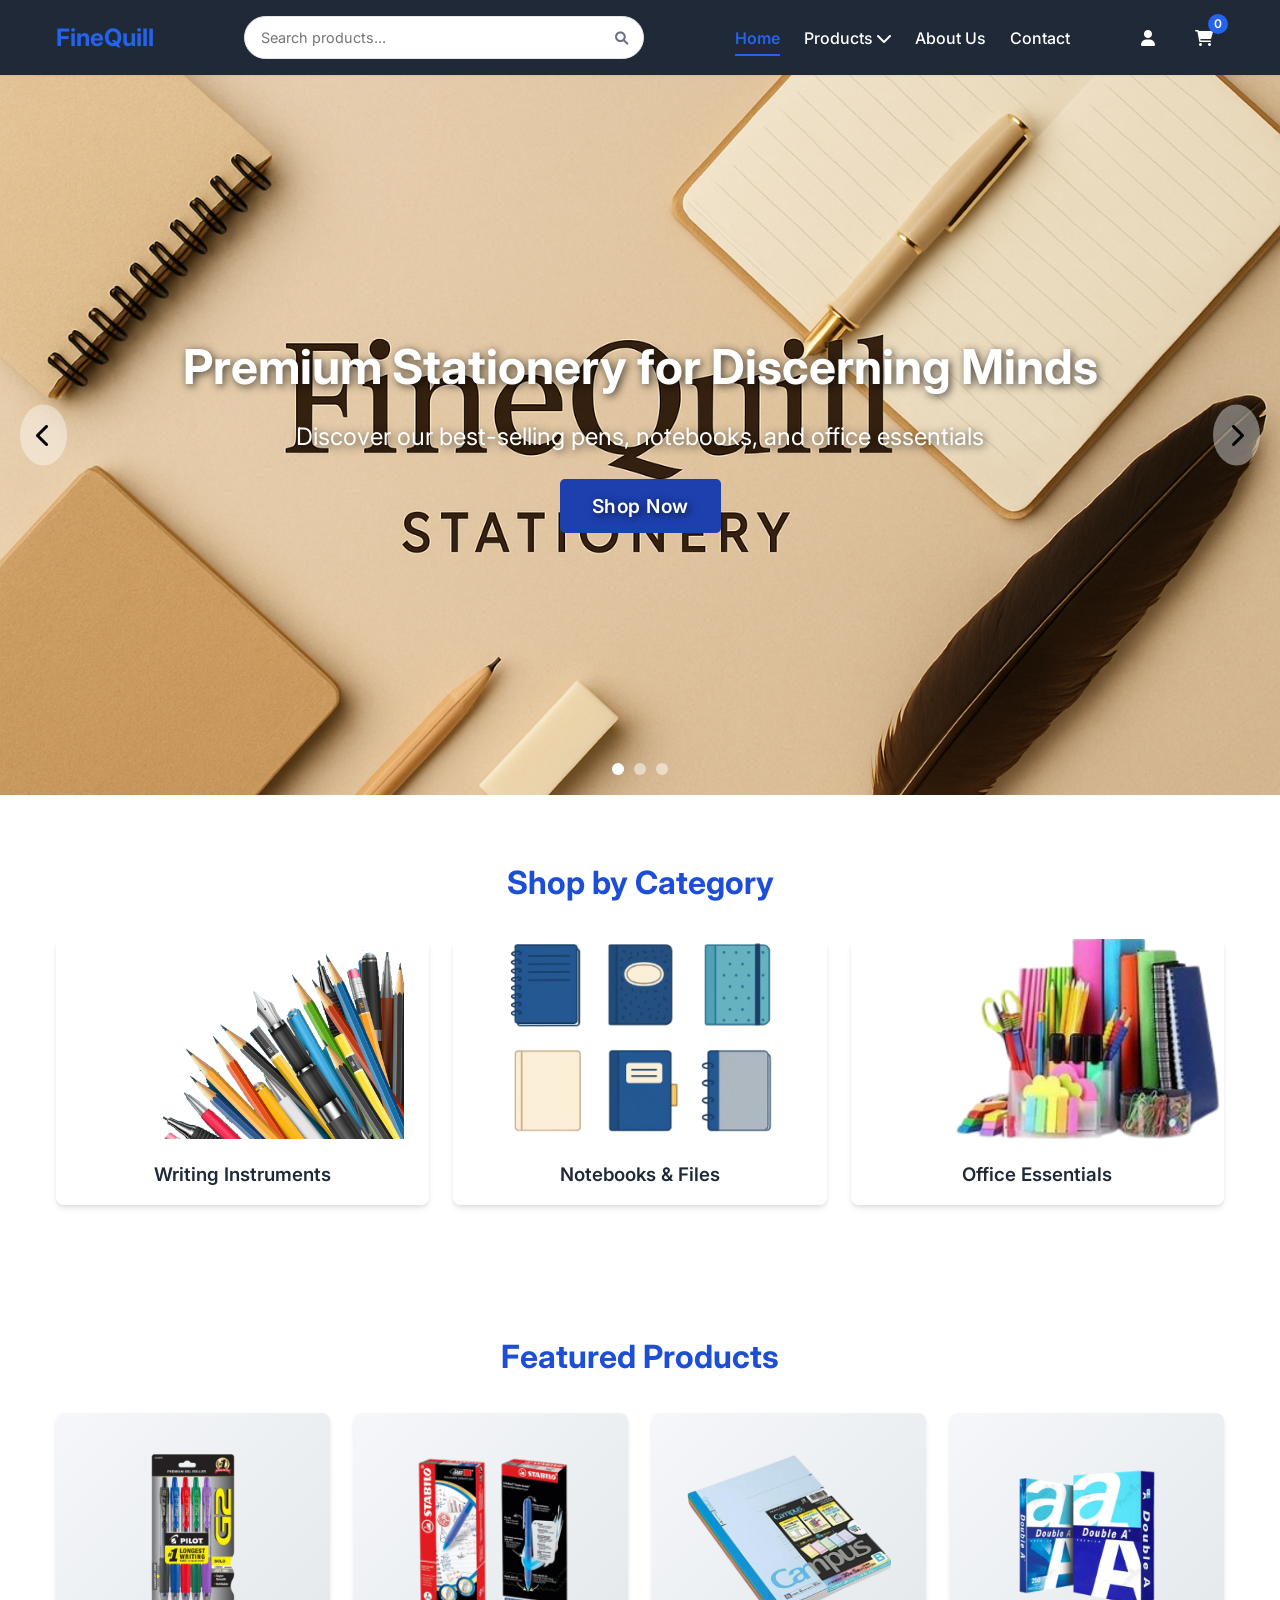
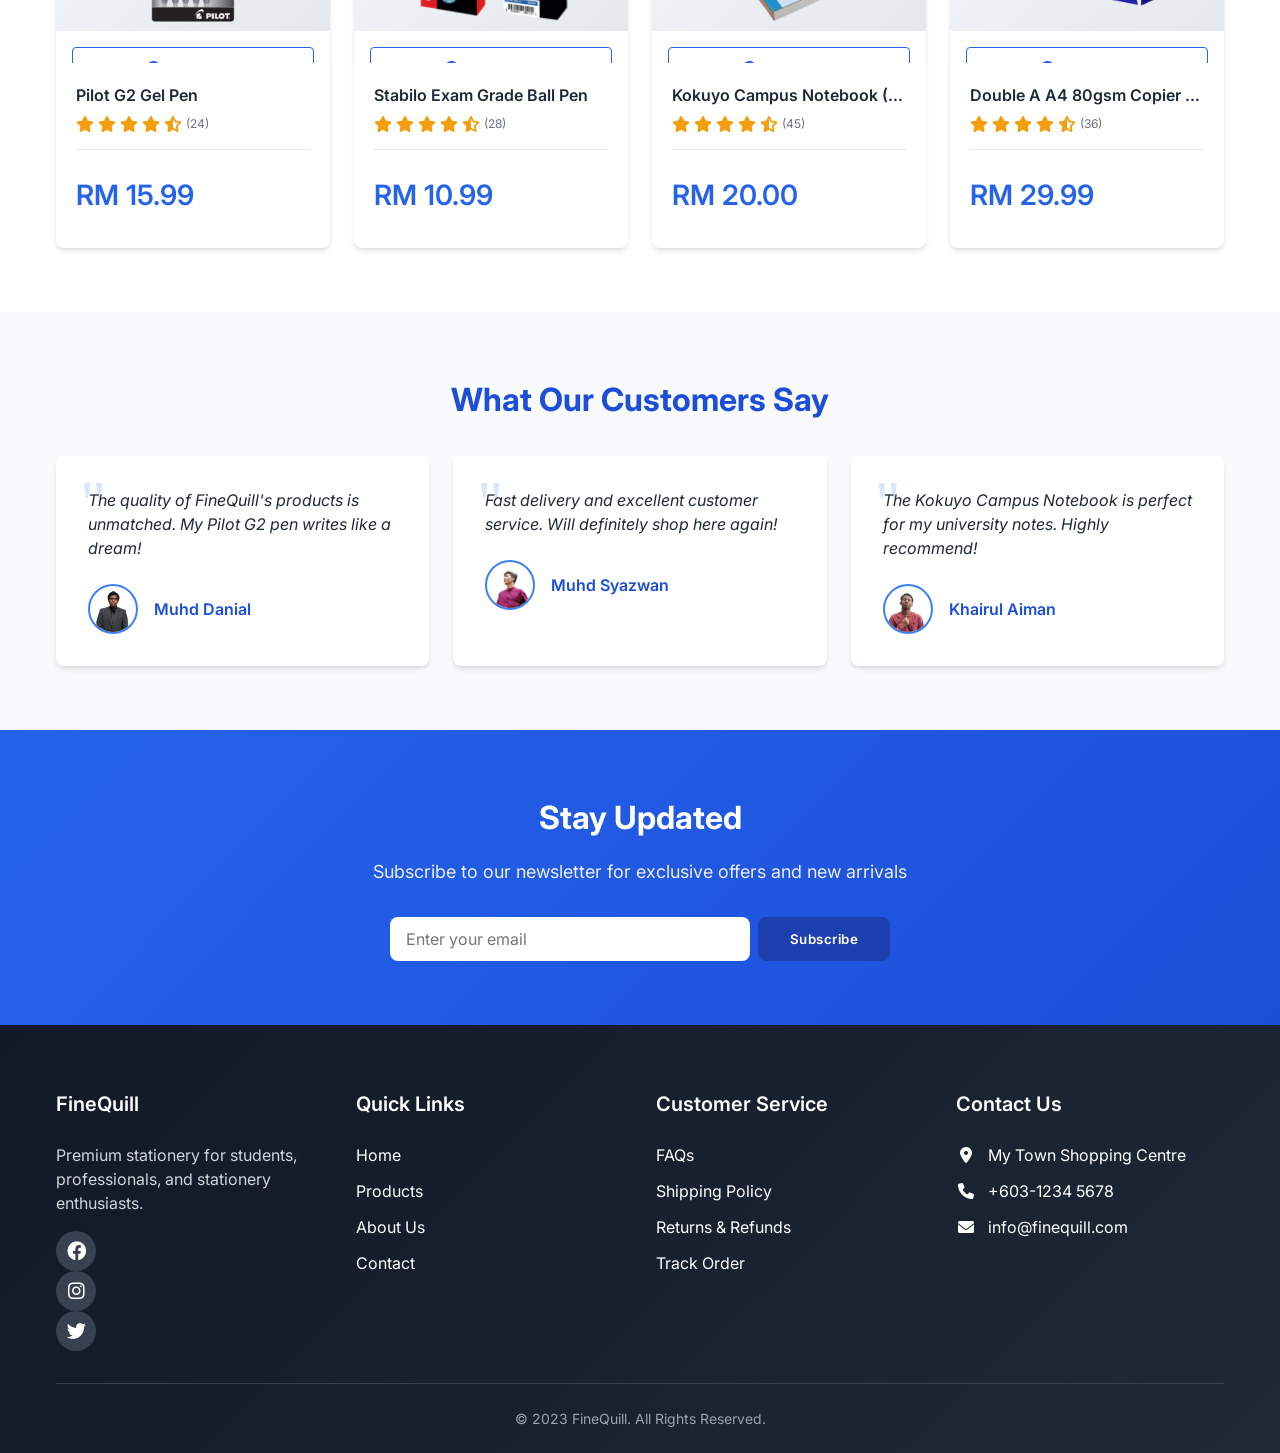
<file: index.html>
<!DOCTYPE html>
<html lang="en">
<head>
    <meta charset="UTF-8">
    <meta name="viewport" content="width=device-width, initial-scale=1.0">
    <title>FineQuill - Premium Stationery</title>
    <link rel="stylesheet" href="assets/css/style.css">
    <link rel="stylesheet" href="https://cdnjs.cloudflare.com/ajax/libs/font-awesome/6.0.0-beta3/css/all.min.css">
    <link href="https://fonts.googleapis.com/css2?family=Inter:wght@400;500;600;700&display=swap" rel="stylesheet">
</head>
<body>
    <!-- Header -->
<header>
    <div class="container">
         <div class="logo">
            <a href="index.html">
            <h1>FineQuill</h1>
            </a>
        </div>
        
        <!-- Search Bar -->
<div class="search-container">
    <form action="products.html" method="get">
        <input type="text" placeholder="Search products..." name="search" id="searchInput">
        <button type="submit"><i class="fas fa-search"></i></button>
    </form>
</div>
        
        <nav>
            <ul>
                <li><a href="index.html" class="active">Home</a></li>
                <li class="dropdown">
                    <a href="products.html">Products <i class="fas fa-chevron-down"></i></a>
                    <div class="dropdown-content">
                        <a href="products.html?category=Stationery">Writing Instruments</a>
                        <a href="products.html?category=notebooks">Notebooks & Files</a>
                        <a href="products.html?category=office">Office Essentials</a>
                    </div>
                </li>
                <li><a href="about.html">About Us</a></li>
                <li><a href="contact.html">Contact</a></li>
            </ul>
        </nav>
        
<!-- In all header sections, update the user icon -->
<div class="header-icons">
    <a href="dashboard.html" id="user-icon"><i class="fas fa-user"></i></a>
    <a href="cart.html"><i class="fas fa-shopping-cart"></i> <span class="cart-count">0</span></a>
</div>
    </div>
</header>

<!-- Hero Section -->
<section class="hero">
  <div class="hero-slider">
    <!-- Slide 1 -->
    <div class="slide active">
      <img src="assets/images/banner 1.png" alt="Banner 1" />
    </div>

    <!-- Slide 2 -->
    <div class="slide">
      <img src="assets/images/banner2.png" alt="Banner 2" />
    </div>

    <!-- Slide 3 -->
    <div class="slide">
      <img src="assets/images/banner3.png" alt="Banner 3" />
    </div>
  </div>

  <!-- Text Overlay -->
  <div class="hero-content">
    <div class="container">
      <h1>Premium Stationery for Discerning Minds</h1>
      <p>Discover our best-selling pens, notebooks, and office essentials</p>
      <a href="products.html?sort=rating" class="btn">Shop Now</a>
    </div>
  </div>

  <!-- Controls -->
  <button class="slider-prev"><i class="fas fa-chevron-left"></i></button>
  <button class="slider-next"><i class="fas fa-chevron-right"></i></button>

  <!-- Dots -->
  <div class="slider-dots">
    <span class="dot active"></span>
    <span class="dot"></span>
    <span class="dot"></span>
  </div>
</section>



    <!-- Categories -->
    <section class="categories">
        <div class="container">
            <h2>Shop by Category</h2>
            <div class="category-grid">
                <div class="category-card" onclick="window.location.href='products.html?category=Stationery'">
                    <img src="assets/images/pencategories.png" alt="Stationery">
                    <h3>Writing Instruments</h3>
                </div>
                <div class="category-card" onclick="window.location.href='products.html?category=notebooks'">
                    <img src="assets/images/notebookscat.png" alt="Notebooks">
                    <h3>Notebooks & Files</h3>
                </div>
                <div class="category-card" onclick="window.location.href='products.html?category=office'">
                    <img src="assets/images/officecat.png" alt="Office Supplies">
                    <h3>Office Essentials</h3>
                </div>
            </div>
        </div>
    </section>

    <!-- Featured Products -->
    <section class="featured-products">
        <div class="container">
            <h2>Featured Products</h2>
            <div class="product-grid" id="featured-products">
                <!-- Products will be loaded via JavaScript -->
            </div>
        </div>
    </section>

<!-- Testimonials -->
<section class="testimonials">
    <div class="container">
        <h2>What Our Customers Say</h2>
        <div class="testimonial-grid">
            <div class="testimonial-card">
                <p>The quality of FineQuill's products is unmatched. My Pilot G2 pen writes like a dream!</p>
                <div class="testimonial-author">
                    <img src="assets/images/nial.png" alt="Sarah J.">
                    <span>Muhd Danial</span>
                </div>
            </div>
            <div class="testimonial-card">
                <p>Fast delivery and excellent customer service. Will definitely shop here again!</p>
                <div class="testimonial-author">
                    <img src="assets/images/syaz.png" alt="Ahmad K.">
                    <span>Muhd Syazwan</span>
                </div>
            </div>
            <div class="testimonial-card">
                <p>The Kokuyo Campus Notebook is perfect for my university notes. Highly recommend!</p>
                <div class="testimonial-author">
                    <img src="assets/images/khai.png" alt="Priya M.">
                    <span>Khairul Aiman</span>
                </div>
            </div>
        </div>
    </div>
</section>

<!-- Newsletter -->
<section class="newsletter">
    <div class="container">
        <h2>Stay Updated</h2>
        <p>Subscribe to our newsletter for exclusive offers and new arrivals</p>
        <form id="newsletter-form">
            <input type="email" placeholder="Enter your email" required>
            <button type="submit" class="btn">Subscribe</button>
        </form>
    </div>
</section>

    <!-- Footer -->
    <footer>
        <div class="container">
            <div class="footer-grid">
                <div class="footer-col">
                    <h3>FineQuill</h3>
                    <p>Premium stationery for students, professionals, and stationery enthusiasts.</p>
                <div class="social-icons">
                    <a href="https://www.facebook.com/FineQuillStationery" target="_blank" rel="noopener noreferrer"><i class="fab fa-facebook"></i></a>
                    <a href="https://www.instagram.com/FineQuillStationery" target="_blank" rel="noopener noreferrer"><i class="fab fa-instagram"></i></a>
                    <a href="https://twitter.com/FineQuill" target="_blank" rel="noopener noreferrer"><i class="fab fa-twitter"></i></a>
                </div>
                </div>
                <div class="footer-col">
                    <h3>Quick Links</h3>
                    <ul>
                        <li><a href="index.html">Home</a></li>
                        <li><a href="products.html">Products</a></li>
                        <li><a href="about.html">About Us</a></li>
                        <li><a href="contact.html">Contact</a></li>
                    </ul>
                </div>
                <div class="footer-col">
                    <h3>Customer Service</h3>
                    <ul>
                        <li><a href="faq.html">FAQs</a></li>
                        <li><a href="shipping-policy.html">Shipping Policy</a></li>
                        <li><a href="returns-refunds.html">Returns & Refunds</a></li>
                        <li><a href="track-order.html">Track Order</a></li>
                    </ul>
                </div>
                <div class="footer-col">
                    <h3>Contact Us</h3>
                    <ul>
                        <li><i class="fas fa-map-marker-alt"></i> My Town Shopping Centre</li>
                        <li><i class="fas fa-phone"></i> +603-1234 5678</li>
                        <li><i class="fas fa-envelope"></i> info@finequill.com</li>
                    </ul>
                </div>
            </div>
            <div class="footer-bottom">
                <p>&copy; 2023 FineQuill. All Rights Reserved.</p>
            </div>
        </div>
    </footer>

    <script src="assets/js/script.js"></script>
    <script>
        // Load featured products
        document.addEventListener('DOMContentLoaded', function() {
            const featuredProducts = products.filter(product => 
                product.id === 1 || product.id === 9 || product.id === 17 || product.id === 5
            );
            displayProducts(featuredProducts, 'featured-products');
            updateCartCount();
        });
    </script>
</body>
</html>
</file>
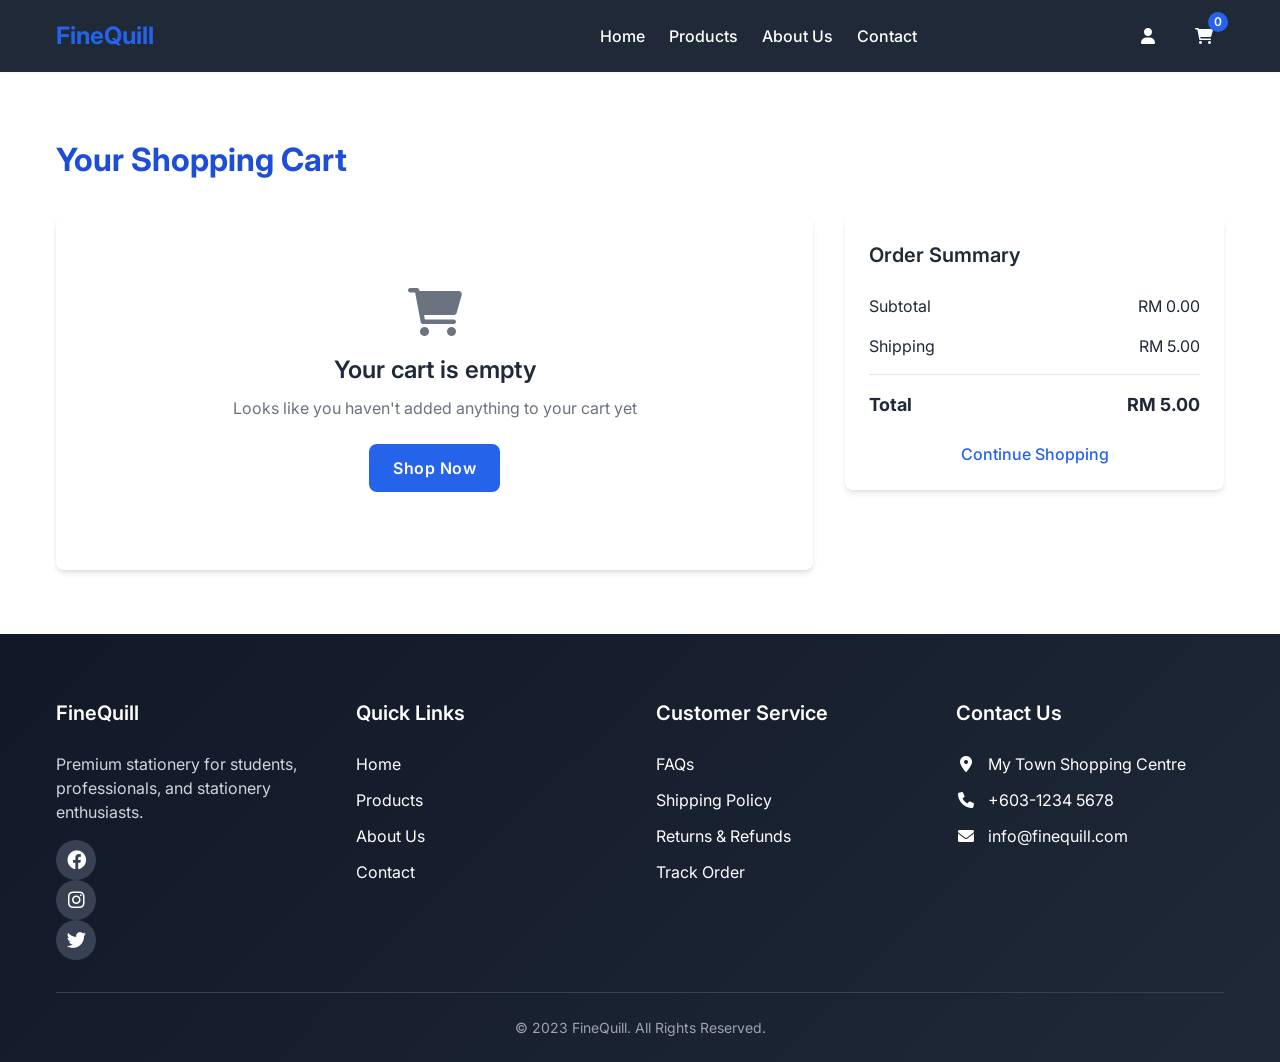
<file: cart.html>
<!DOCTYPE html>
<html lang="en">
<head>
    <meta charset="UTF-8">
    <meta name="viewport" content="width=device-width, initial-scale=1.0">
    <title>Your Cart - FineQuill</title>
    <link rel="stylesheet" href="assets/css/style.css">
    <link rel="stylesheet" href="https://cdnjs.cloudflare.com/ajax/libs/font-awesome/6.0.0-beta3/css/all.min.css">
    <link href="https://fonts.googleapis.com/css2?family=Inter:wght@400;500;600;700&display=swap" rel="stylesheet">
</head>
<body>
    <!-- Header -->
    <header>
        <div class="container">
            <div class="logo">
            <a href="index.html">
            <h1>FineQuill</h1>
            </div>
            <nav>
                <ul>
                    <li><a href="index.html">Home</a></li>
                    <li><a href="products.html">Products</a></li>
                    <li><a href="about.html">About Us</a></li>
                    <li><a href="contact.html">Contact</a></li>
                </ul>
            </nav>
<!-- In all header sections, update the user icon -->
<div class="header-icons">
    <a href="dashboard.html" id="user-icon"><i class="fas fa-user"></i></a>
    <a href="cart.html"><i class="fas fa-shopping-cart"></i> <span class="cart-count">0</span></a>
</div>
        </div>
    </header>

    <!-- Cart Section -->
<section class="cart-page">
    <div class="container">
        <h2>Your Shopping Cart</h2>
        <div class="cart-container">
            <div class="cart-items" id="cart-items">
                <!-- Cart items will be loaded via JavaScript -->
            </div>
            <div class="cart-summary">
                <h3>Order Summary</h3>
                <div class="summary-details">
                    <div class="summary-row">
                        <span>Subtotal</span>
                        <span id="subtotal">RM 0.00</span>
                    </div>
                    <div class="summary-row">
                        <span>Shipping</span>
                        <span id="shipping">RM 5.00</span>
                    </div>
                    <div class="summary-row total">
                        <span>Total</span>
                        <span id="total">RM 5.00</span>
                    </div>
                </div>
                <!-- Updated checkout button with proper link -->
                <a href="checkout.html" class="btn checkout-btn" id="proceedCheckout">Proceed to Checkout</a>
                <a href="products.html" class="continue-shopping">Continue Shopping</a>
            </div>
        </div>
    </div>
</section>

    <!-- Footer -->
    <footer>
        <div class="container">
            <div class="footer-grid">
                <div class="footer-col">
                    <h3>FineQuill</h3>
                    <p>Premium stationery for students, professionals, and stationery enthusiasts.</p>
                    <div class="social-icons">
                        <a href="#"><i class="fab fa-facebook"></i></a>
                        <a href="#"><i class="fab fa-instagram"></i></a>
                        <a href="#"><i class="fab fa-twitter"></i></a>
                    </div>
                </div>
                <div class="footer-col">
                    <h3>Quick Links</h3>
                    <ul>
                        <li><a href="index.html">Home</a></li>
                        <li><a href="products.html">Products</a></li>
                        <li><a href="about.html">About Us</a></li>
                        <li><a href="contact.html">Contact</a></li>
                    </ul>
                </div>
                <div class="footer-col">
                    <h3>Customer Service</h3>
                    <ul>
                        <li><a href="faq.html">FAQs</a></li>
                        <li><a href="shipping-policy.html">Shipping Policy</a></li>
                        <li><a href="returns-refunds.html">Returns & Refunds</a></li>
                        <li><a href="track-order.html">Track Order</a></li>
                    </ul>
                </div>
                <div class="footer-col">
                    <h3>Contact Us</h3>
                    <ul>
                        <li><i class="fas fa-map-marker-alt"></i> My Town Shopping Centre</li>
                        <li><i class="fas fa-phone"></i> +603-1234 5678</li>
                        <li><i class="fas fa-envelope"></i> info@finequill.com</li>
                    </ul>
                </div>
            </div>
            <div class="footer-bottom">
                <p>&copy; 2023 FineQuill. All Rights Reserved.</p>
            </div>
        </div>
    </footer>

    <script src="assets/js/script.js"></script>
    
    <script>
        document.addEventListener('DOMContentLoaded', function() {
            updateCartDisplay();
            updateCartCount();
            
            // Checkout button
            document.querySelector('.checkout-btn').addEventListener('click', function() {
                const cart = getCart();
                if (cart.length === 0) {
                    alert('Your cart is empty!');
                } else {
                    // In a real implementation, this would redirect to a checkout page
                }
            });
        });
        
function updateCartDisplay() {
        const cart = getCart();
        const cartItemsContainer = document.getElementById('cart-items');
        
        if (cart.length === 0) {
            cartItemsContainer.innerHTML = `
                <div class="empty-cart">
                    <i class="fas fa-shopping-cart"></i>
                    <h3>Your cart is empty</h3>
                    <p>Looks like you haven't added anything to your cart yet</p>
                    <a href="products.html" class="btn">Shop Now</a>
                </div>
            `;
            document.querySelector('.checkout-btn').style.display = 'none';
            document.getElementById('subtotal').textContent = 'RM 0.00';
            document.getElementById('shipping').textContent = 'RM 5.00';
            document.getElementById('total').textContent = 'RM 5.00';
            return;
        }
        
        let cartHTML = '';
        let subtotal = 0;
        
        cart.forEach(item => {
            const product = products.find(p => p.id === item.id);
            if (product) {
                const itemTotal = product.price * item.quantity;
                subtotal += itemTotal;
                
                cartHTML += `
                    <div class="cart-item" data-id="${product.id}">
                        <div class="cart-item-image">
                            <img src="${product.image}" alt="${product.name}">
                        </div>
                        <div class="cart-item-details">
                            <h3>${product.name}</h3>
                            <div class="price">RM ${product.price.toFixed(2)}</div>
                            <div class="quantity-selector">
                                <button class="quantity-btn minus">-</button>
                                <input type="number" value="${item.quantity}" min="1" class="quantity-input">
                                <button class="quantity-btn plus">+</button>
                            </div>
                        </div>
                        <div class="cart-item-total">
                            <span>RM ${itemTotal.toFixed(2)}</span>
                            <button class="remove-item"><i class="fas fa-trash"></i></button>
                        </div>
                    </div>
                `;
            }
        });
        
        cartItemsContainer.innerHTML = cartHTML;
        
        // Calculate shipping (free if subtotal >= 100)
        const shipping = subtotal >= 100 ? 0 : 5.00;
        const total = subtotal + shipping;
        
        document.getElementById('subtotal').textContent = `RM ${subtotal.toFixed(2)}`;
        document.getElementById('shipping').textContent = `RM ${shipping.toFixed(2)}`;
        document.getElementById('total').textContent = `RM ${total.toFixed(2)}`;
        
        // Add free shipping message if applicable
        if (subtotal >= 100) {
            const shippingRow = document.querySelector('.summary-row:nth-child(2)');
            if (shippingRow && !shippingRow.querySelector('.free-shipping')) {
                const freeShippingMsg = document.createElement('span');
                freeShippingMsg.className = 'free-shipping';
                freeShippingMsg.textContent = ' (Free Shipping!)';
                shippingRow.querySelector('span:last-child').appendChild(freeShippingMsg);
            }
        } else {
            const freeShippingMsg = document.querySelector('.free-shipping');
            if (freeShippingMsg) {
                freeShippingMsg.remove();
            }
        }
            
            // Add event listeners for quantity changes
            document.querySelectorAll('.quantity-btn.minus').forEach(btn => {
                btn.addEventListener('click', function() {
                    const itemId = parseInt(this.closest('.cart-item').getAttribute('data-id'));
                    const input = this.nextElementSibling;
                    let quantity = parseInt(input.value);
                    
                    if (quantity > 1) {
                        quantity--;
                        input.value = quantity;
                        updateCartItem(itemId, quantity);
                        updateCartDisplay();
                        updateCartCount();
                    }
                });
            });
            
            document.querySelectorAll('.quantity-btn.plus').forEach(btn => {
                btn.addEventListener('click', function() {
                    const itemId = parseInt(this.closest('.cart-item').getAttribute('data-id'));
                    const input = this.previousElementSibling;
                    let quantity = parseInt(input.value);
                    
                    quantity++;
                    input.value = quantity;
                    updateCartItem(itemId, quantity);
                    updateCartDisplay();
                    updateCartCount();
                });
            });
            
            // Add event listeners for quantity input changes
            document.querySelectorAll('.quantity-input').forEach(input => {
                input.addEventListener('change', function() {
                    const itemId = parseInt(this.closest('.cart-item').getAttribute('data-id'));
                    let quantity = parseInt(this.value);
                    
                    if (isNaN(quantity)) {
                        quantity = 1;
                        this.value = 1;
                    } else if (quantity < 1) {
                        quantity = 1;
                        this.value = 1;
                    }
                    
                    updateCartItem(itemId, quantity);
                    updateCartDisplay();
                    updateCartCount();
                });
            });
            
            // Add event listeners for remove buttons
            document.querySelectorAll('.remove-item').forEach(btn => {
                btn.addEventListener('click', function() {
                    const itemId = parseInt(this.closest('.cart-item').getAttribute('data-id'));
                    removeFromCart(itemId);
                    updateCartDisplay();
                    updateCartCount();
                });
            });
        }
    </script>
</body>
</html>
</file>
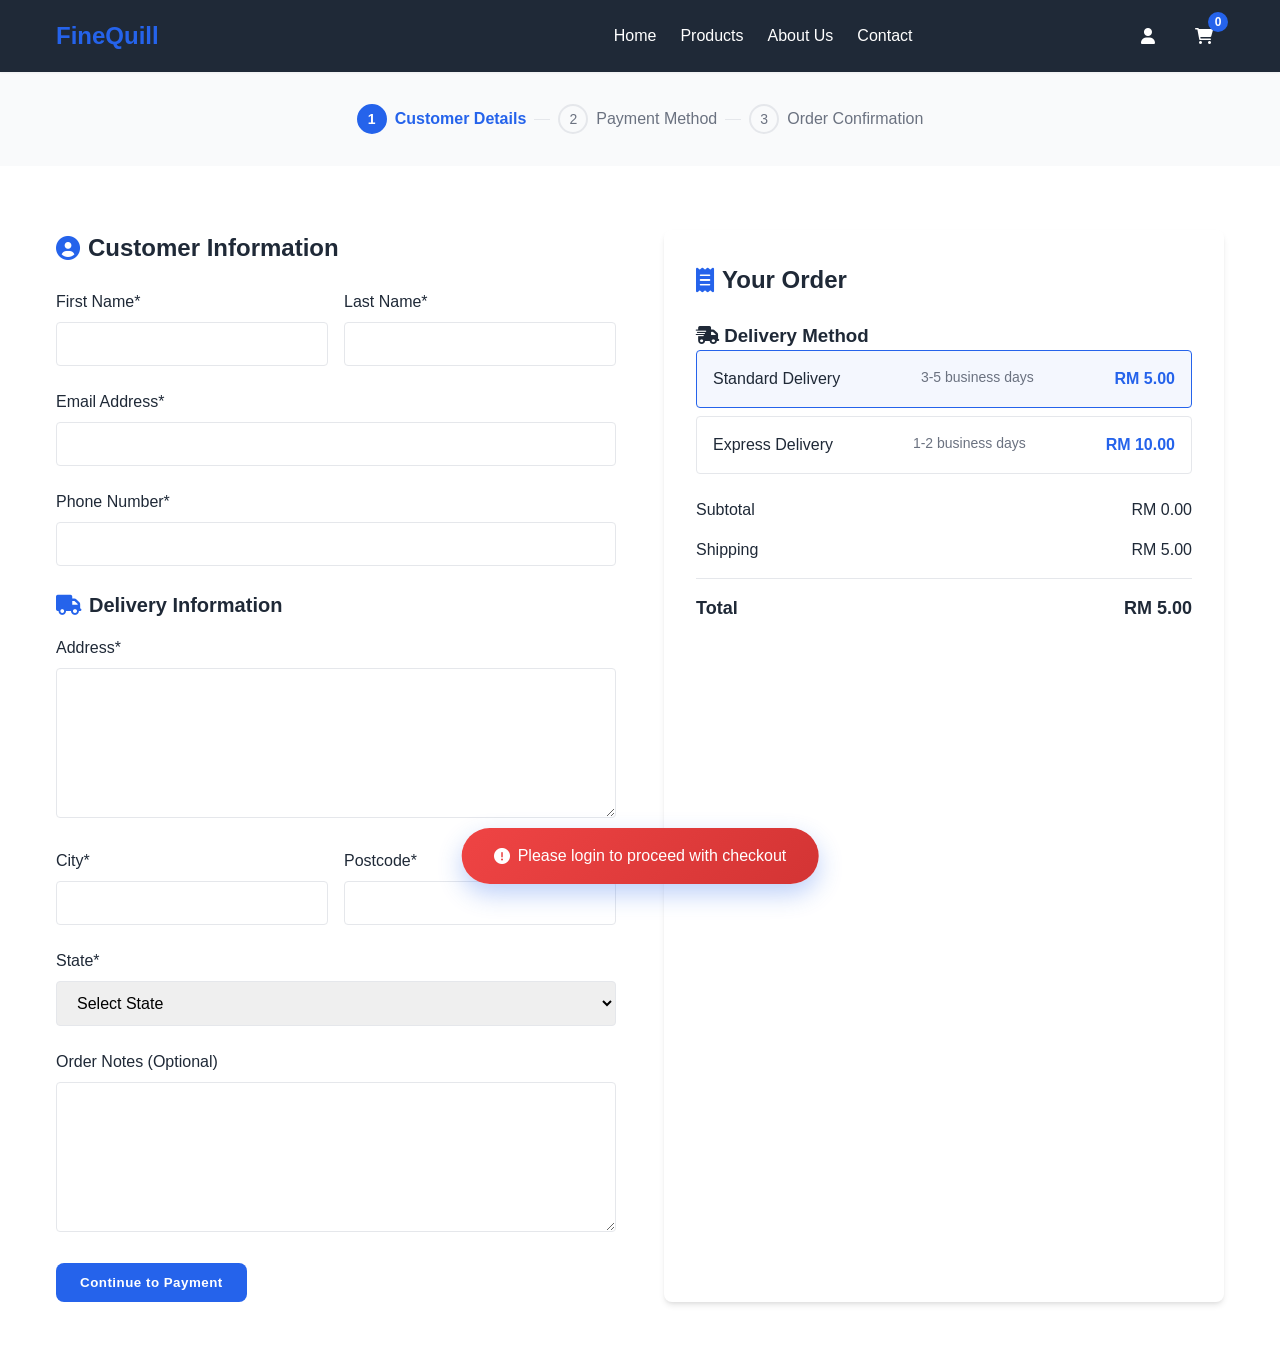
<file: checkout.html>
<!DOCTYPE html>
<html lang="en">
<head>
    <meta charset="UTF-8">
    <meta name="viewport" content="width=device-width, initial-scale=1.0">
    <title>Checkout - FineQuill</title>
    <link rel="stylesheet" href="assets/css/style.css">
    <link rel="stylesheet" href="https://cdnjs.cloudflare.com/ajax/libs/font-awesome/6.0.0-beta3/css/all.min.css">
</head>
<body>
    <!-- Header -->
    <header>
        <div class="container">
            <div class="logo">
            <a href="index.html">
            <h1>FineQuill</h1>
            </div>
            <nav>
                <ul>
                    <li><a href="index.html">Home</a></li>
                    <li><a href="products.html">Products</a></li>
                    <li><a href="about.html">About Us</a></li>
                    <li><a href="contact.html">Contact</a></li>
                </ul>
            </nav>
            <div class="header-icons">
                <a href="dashboard.html"><i class="fas fa-user"></i></a>
                <a href="cart.html"><i class="fas fa-shopping-cart"></i> <span class="cart-count">0</span></a>
            </div>
        </div>
    </header>

    <!-- Checkout Progress -->
    <section class="checkout-progress">
        <div class="container">
            <ul>
                <li class="active"><span>1</span> Customer Details</li>
                <li><span>2</span> Payment Method</li>
                <li><span>3</span> Order Confirmation</li>
            </ul>
        </div>
    </section>

    <!-- Checkout Section -->
    <section class="checkout-section">
        <div class="container">
            <div class="checkout-grid">
                <div class="checkout-form">
                    <h2><i class="fas fa-user-circle"></i> Customer Information</h2>
                    
                    <form id="customerDetailsForm">
                        <div class="form-row">
                            <div class="form-group">
                                <label for="firstName">First Name*</label>
                                <input type="text" id="firstName" name="firstName" required>
                            </div>
                            <div class="form-group">
                                <label for="lastName">Last Name*</label>
                                <input type="text" id="lastName" name="lastName" required>
                            </div>
                        </div>
                        
                        <div class="form-group">
                            <label for="email">Email Address*</label>
                            <input type="email" id="email" name="email" required>
                        </div>
                        
                        <div class="form-group">
                            <label for="phone">Phone Number*</label>
                            <input type="tel" id="phone" name="phone" required>
                        </div>
                        
                        <h3><i class="fas fa-truck"></i> Delivery Information</h3>
                        
                        <div class="form-group">
                            <label for="address">Address*</label>
                            <textarea id="address" name="address" rows="3" required></textarea>
                        </div>
                        
                        <div class="form-row">
                            <div class="form-group">
                                <label for="city">City*</label>
                                <input type="text" id="city" name="city" required>
                            </div>
                            <div class="form-group">
                                <label for="postcode">Postcode*</label>
                                <input type="text" id="postcode" name="postcode" required>
                            </div>
                        </div>
                        
                        <div class="form-group">
                            <label for="state">State*</label>
                            <select id="state" name="state" required>
                                <option value="">Select State</option>
                                <option value="johor">Johor</option>
                                <option value="kedah">Kedah</option>
                                <option value="kelantan">Kelantan</option>
                                <option value="kl">Kuala Lumpur</option>
                                <option value="labuan">Labuan</option>
                                <option value="melaka">Melaka</option>
                                <option value="ns">Negeri Sembilan</option>
                                <option value="pahang">Pahang</option>
                                <option value="penang">Penang</option>
                                <option value="perak">Perak</option>
                                <option value="perlis">Perlis</option>
                                <option value="putrajaya">Putrajaya</option>
                                <option value="sabah">Sabah</option>
                                <option value="sarawak">Sarawak</option>
                                <option value="selangor">Selangor</option>
                                <option value="terengganu">Terengganu</option>
                            </select>
                        </div>
                        
                        <div class="form-group">
                            <label for="notes">Order Notes (Optional)</label>
                            <textarea id="notes" name="notes" rows="2"></textarea>
                        </div>
                        
                        <button type="submit" class="btn">Continue to Payment</button>
                    </form>
                </div>
                
                <div class="order-summary">
                    <h2><i class="fas fa-receipt"></i> Your Order</h2>
                    
                    <div class="summary-items" id="checkout-items">
                        <!-- Will be populated by JavaScript -->
                    </div>
                    
                    <div class="delivery-method">
                        <h3><i class="fas fa-shipping-fast"></i> Delivery Method</h3>
                        <div class="delivery-option active">
                            <input type="radio" id="standard" name="delivery" value="5.00" checked>
                            <label for="standard">
                                <span class="delivery-title">Standard Delivery</span>
                                <span class="delivery-desc">3-5 business days</span>
                                <span class="delivery-price">RM 5.00</span>
                            </label>
                        </div>
                        <div class="delivery-option">
                            <input type="radio" id="express" name="delivery" value="10.00">
                            <label for="express">
                                <span class="delivery-title">Express Delivery</span>
                                <span class="delivery-desc">1-2 business days</span>
                                <span class="delivery-price">RM 10.00</span>
                            </label>
                        </div>
                    </div>
                    
                    <div class="summary-details">
                        <div class="summary-row">
                            <span>Subtotal</span>
                            <span id="subtotal">RM 0.00</span>
                        </div>
                        <div class="summary-row">
                            <span>Shipping</span>
                            <span id="shipping">RM 5.00</span>
                        </div>
                        <div class="summary-row total">
                            <span>Total</span>
                            <span id="total">RM 5.00</span>
                        </div>
                    </div>
                </div>
            </div>
        </div>
    </section>

    <!-- Payment Modal -->
    <div class="payment-modal" id="paymentModal">
        <div class="modal-content">
            <span class="close-modal">&times;</span>
            <h2><i class="fas fa-credit-card"></i> Select Payment Method</h2>
            
            <div class="payment-options">
                <div class="payment-option">
                    <input type="radio" id="creditCard" name="paymentMethod" value="creditCard">
                    <label for="creditCard">
                        <i class="fab fa-cc-visa"></i>
                        <span>Credit/Debit Card</span>
                    </label>
                    <div class="payment-details" id="creditCardDetails">
                        <div class="form-group">
                            <label for="cardNumber">Card Number</label>
                            <input type="text" id="cardNumber" placeholder="1234 5678 9012 3456">
                        </div>
                        <div class="form-row">
                            <div class="form-group">
                                <label for="expiryDate">Expiry Date</label>
                                <input type="text" id="expiryDate" placeholder="MM/YY">
                            </div>
                            <div class="form-group">
                                <label for="cvv">CVV</label>
                                <input type="text" id="cvv" placeholder="123">
                            </div>
                        </div>
                        <div class="form-group">
                            <label for="cardName">Name on Card</label>
                            <input type="text" id="cardName">
                        </div>
                    </div>
                </div>
                
                <div class="payment-option">
                    <input type="radio" id="onlineBanking" name="paymentMethod" value="onlineBanking">
                    <label for="onlineBanking">
                        <i class="fas fa-university"></i>
                        <span>Online Banking</span>
                    </label>
                    <div class="payment-details" id="onlineBankingDetails">
                        <div class="form-group">
                            <label for="bank">Select Bank</label>
                            <select id="bank">
                                <option value="">Choose your bank</option>
                                <option value="maybank">Maybank</option>
                                <option value="cimb">CIMB</option>
                                <option value="public">Public Bank</option>
                                <option value="rhb">RHB</option>
                                <option value="hongleong">Hong Leong Bank</option>
                            </select>
                        </div>
                        <p class="note">You will be redirected to your bank's secure payment gateway</p>
                    </div>
                </div>
                
                <div class="payment-option">
                    <input type="radio" id="ewallet" name="paymentMethod" value="ewallet">
                    <label for="ewallet">
                        <i class="fas fa-mobile-alt"></i>
                        <span>E-Wallet</span>
                    </label>
                    <div class="payment-details" id="ewalletDetails">
                        <div class="form-group">
                            <label for="ewalletProvider">Select E-Wallet</label>
                            <select id="ewalletProvider">
                                <option value="">Choose your e-wallet</option>
                                <option value="touchngo">Touch 'n Go eWallet</option>
                                <option value="shopee">ShopeePay</option>
                                <option value="GrabPay">GrabPay</option>
                            </select>
                        </div>
                        <p class="note">You will be redirected to your e-wallet app for payment</p>
                    </div>
                </div>
                
                <div class="payment-option">
                    <input type="radio" id="cod" name="paymentMethod" value="cod">
                    <label for="cod">
                        <i class="fas fa-money-bill-wave"></i>
                        <span>Cash on Delivery (COD)</span>
                    </label>
                    <div class="payment-details" id="codDetails">
                        <p class="note">Pay with cash when your order arrives. An additional RM 3.00 COD fee applies.</p>
                    </div>
                </div>
            </div>
            
            <button type="button" class="btn" id="confirmPayment">Confirm Payment</button>
        </div>
    </div>

    <!-- Confirmation Section -->
    <div class="confirmation-section" id="confirmationSection" style="display: none;">
        <div class="container">
            <div class="confirmation-box">
                <div class="confirmation-icon">
                    <i class="fas fa-check-circle"></i>
                </div>
                <h2>Order Confirmed!</h2>
                <p class="order-number">Your order #FG-<span id="orderNumber"></span> has been placed successfully</p>
                <p>We've sent a confirmation email to <span class="email" id="confirmationEmail"></span></p>
                
                <div class="order-summary">
                    <div class="summary-row">
                        <span>Payment Method:</span>
                        <span class="payment-method" id="confirmationPayment"></span>
                    </div>
                    <div class="summary-row">
                        <span>Delivery Address:</span>
                        <span class="delivery-address" id="confirmationAddress"></span>
                    </div>
                    <div class="summary-row total">
                        <span>Total Paid:</span>
                        <span id="confirmationTotal"></span>
                    </div>
                </div>
                
                <div class="confirmation-actions">
                    <a href="products.html" class="btn btn-outline">Continue Shopping</a>
                    <a href="#" class="btn" id="orderDetailsLink">View Order Details</a>
                </div>
            </div>
        </div>
    </div>

    <script src="assets/js/script.js"></script>
<script>
    // Wait for DOM to be fully loaded
    document.addEventListener('DOMContentLoaded', function() {
        // Check if user is logged in
        const currentUser = JSON.parse(localStorage.getItem('currentUser'));
        if (!currentUser) {
            showNotification('Please login to proceed with checkout', 'error');
            setTimeout(() => {
                window.location.href = 'login.html?redirect=checkout';
            }, 1500);
            return;
        }
        
        // Initialize cart display
        updateCheckoutItems();
        updateCartCount();

        // Handle form submission
        const customerForm = document.getElementById('customerDetailsForm');
        customerForm.addEventListener('submit', function(e) {
            e.preventDefault();
            
            // Validate form
            if (customerForm.checkValidity()) {
                // Show payment modal
                document.getElementById('paymentModal').style.display = 'flex';
                
                // Update confirmation details
                document.getElementById('confirmationEmail').textContent = 
                    document.getElementById('email').value;
                
                // Generate random order number
                document.getElementById('orderNumber').textContent = 
                    Math.floor(100000 + Math.random() * 900000);
                
                // Format delivery address
                const address = [
                    document.getElementById('address').value,
                    document.getElementById('postcode').value,
                    document.getElementById('city').value,
                    document.getElementById('state').value
                ].filter(Boolean).join(', ');
                document.getElementById('confirmationAddress').textContent = address;
                
                // Update total in confirmation
                document.getElementById('confirmationTotal').textContent = 
                    document.getElementById('total').textContent;
                
                // Update checkout progress
                document.querySelectorAll('.checkout-progress li')[1].classList.add('active');
            } else {
                // Show validation errors
                customerForm.reportValidity();
            }
        });

        // Close modal handler
        document.querySelector('.close-modal').addEventListener('click', function() {
            document.getElementById('paymentModal').style.display = 'none';
        });

        // Confirm payment handler
        document.getElementById('confirmPayment').addEventListener('click', function() {
            // Validate payment method selection
            const selectedPayment = document.querySelector('input[name="paymentMethod"]:checked');
            
            if (!selectedPayment) {
                alert('Please select a payment method');
                return;
            }
            
            // Update payment method display text
            let paymentMethodText = '';
            switch(selectedPayment.value) {
                case 'creditCard':
                    paymentMethodText = 'Credit/Debit Card';
                    break;
                case 'onlineBanking':
                    paymentMethodText = 'Online Banking';
                    break;
                case 'ewallet':
                    paymentMethodText = 'E-Wallet';
                    break;
                case 'cod':
                    paymentMethodText = 'Cash on Delivery';
                    // Add COD fee
                    const currentTotal = parseFloat(document.getElementById('total').textContent.replace('RM ', ''));
                    document.getElementById('total').textContent = 'RM ' + (currentTotal + 3).toFixed(2);
                    break;
            }
            document.getElementById('confirmationPayment').textContent = paymentMethodText;
            
            // Save order to user's account
            const users = JSON.parse(localStorage.getItem('users')) || [];
            const userIndex = users.findIndex(u => u.id === currentUser.id);
            
            if (userIndex !== -1) {
                const order = {
                    id: Date.now(),
                    orderNumber: 'FG-' + document.getElementById('orderNumber').textContent,
                    date: new Date().toISOString(),
                    items: getCart(),
                    total: parseFloat(document.getElementById('total').textContent.replace('RM ', '')),
                    status: 'Processing',
                    paymentMethod: paymentMethodText,
                    address: document.getElementById('confirmationAddress').textContent
                };
                
                if (!users[userIndex].orders) {
                    users[userIndex].orders = [];
                }
                
                // Add new order at beginning of array
                users[userIndex].orders.unshift(order);
                
                // Update user data
                localStorage.setItem('users', JSON.stringify(users));
                localStorage.setItem('currentUser', JSON.stringify(users[userIndex]));
            }

            // Hide payment modal
            document.getElementById('paymentModal').style.display = 'none';
            
            // Show confirmation section
            document.getElementById('confirmationSection').style.display = 'block';
            
            // Update confirmation actions
            const confirmationActions = document.querySelector('.confirmation-actions');
            confirmationActions.innerHTML = `
                <a href="products.html" class="btn btn-outline">Continue Shopping</a>
                <a href="dashboard.html" class="btn">View Order in Dashboard</a>
            `;
            
            // Update checkout progress
            document.querySelectorAll('.checkout-progress li')[2].classList.add('active');
            
            // Clear cart
            clearCart();
            updateCartCount();
            
            // Scroll to confirmation
            document.getElementById('confirmationSection').scrollIntoView({ behavior: 'smooth' });
            
            // Show success notification
            showNotification('Order placed successfully!', 'success');
        });

    // Delivery method change handler
    document.querySelectorAll('input[name="delivery"]').forEach(radio => {
        radio.addEventListener('change', function() {
            const subtotalText = document.getElementById('subtotal').textContent;
            const subtotal = parseFloat(subtotalText.replace('RM ', ''));
            
            // Only apply shipping cost if subtotal is less than 100
            if (subtotal >= 100) {
                document.getElementById('shipping').textContent = 'RM 0.00';
            } else {
                document.getElementById('shipping').textContent = 'RM ' + this.value;
            }
            updateOrderTotal();
        });
    });

        // Payment option change handler
        document.querySelectorAll('input[name="paymentMethod"]').forEach(radio => {
            radio.addEventListener('change', function() {
                // Hide all payment details
                document.querySelectorAll('.payment-details').forEach(el => {
                    el.style.display = 'none';
                });
                
                // Show selected payment details
                const detailsId = this.id + 'Details';
                document.getElementById(detailsId).style.display = 'block';
            });
        });
    });

    // Update checkout items in order summary
 function updateCheckoutItems() {
        const cart = getCart();
        const container = document.getElementById('checkout-items');
        let subtotal = 0;
        
        container.innerHTML = '';
        
        if (cart.length === 0) {
            container.innerHTML = '<p>Your cart is empty</p>';
            document.getElementById('subtotal').textContent = 'RM 0.00';
            document.getElementById('shipping').textContent = 'RM 5.00';
            document.getElementById('total').textContent = 'RM 5.00';
            return;
        }
        
        cart.forEach(item => {
            const product = products.find(p => p.id === item.id);
            if (product) {
                const itemTotal = product.price * item.quantity;
                subtotal += itemTotal;
                
                const itemElement = document.createElement('div');
                itemElement.className = 'summary-item';
                itemElement.innerHTML = `
                    <div class="summary-item-name">${product.name} × ${item.quantity}</div>
                    <div class="summary-item-price">RM ${itemTotal.toFixed(2)}</div>
                `;
                container.appendChild(itemElement);
            }
        });
        
        // Calculate shipping (free if subtotal >= 100)
        const shipping = subtotal >= 100 ? 0 : 5.00;
        const total = subtotal + shipping;
        
        document.getElementById('subtotal').textContent = 'RM ' + subtotal.toFixed(2);
        document.getElementById('shipping').textContent = 'RM ' + shipping.toFixed(2);
        document.getElementById('total').textContent = 'RM ' + total.toFixed(2);
        
        // Update free shipping message if applicable
        if (subtotal >= 100) {
            const shippingRow = document.querySelector('.summary-row:nth-child(2)');
            if (shippingRow && !shippingRow.querySelector('.free-shipping')) {
                const freeShippingMsg = document.createElement('span');
                freeShippingMsg.className = 'free-shipping';
                freeShippingMsg.textContent = ' (Free Shipping!)';
                shippingRow.querySelector('span:last-child').appendChild(freeShippingMsg);
            }
        } else {
            const freeShippingMsg = document.querySelector('.free-shipping');
            if (freeShippingMsg) {
                freeShippingMsg.remove();
            }
        }
    }

    // Update order total including shipping
    function updateOrderTotal() {
        const subtotalText = document.getElementById('subtotal').textContent;
        const shippingText = document.getElementById('shipping').textContent;
        
        const subtotal = parseFloat(subtotalText.replace('RM ', ''));
        const shipping = parseFloat(shippingText.replace('RM ', ''));
        
        document.getElementById('total').textContent = 'RM ' + (subtotal + shipping).toFixed(2);
    }
</script>
</body>
</html>
</file>
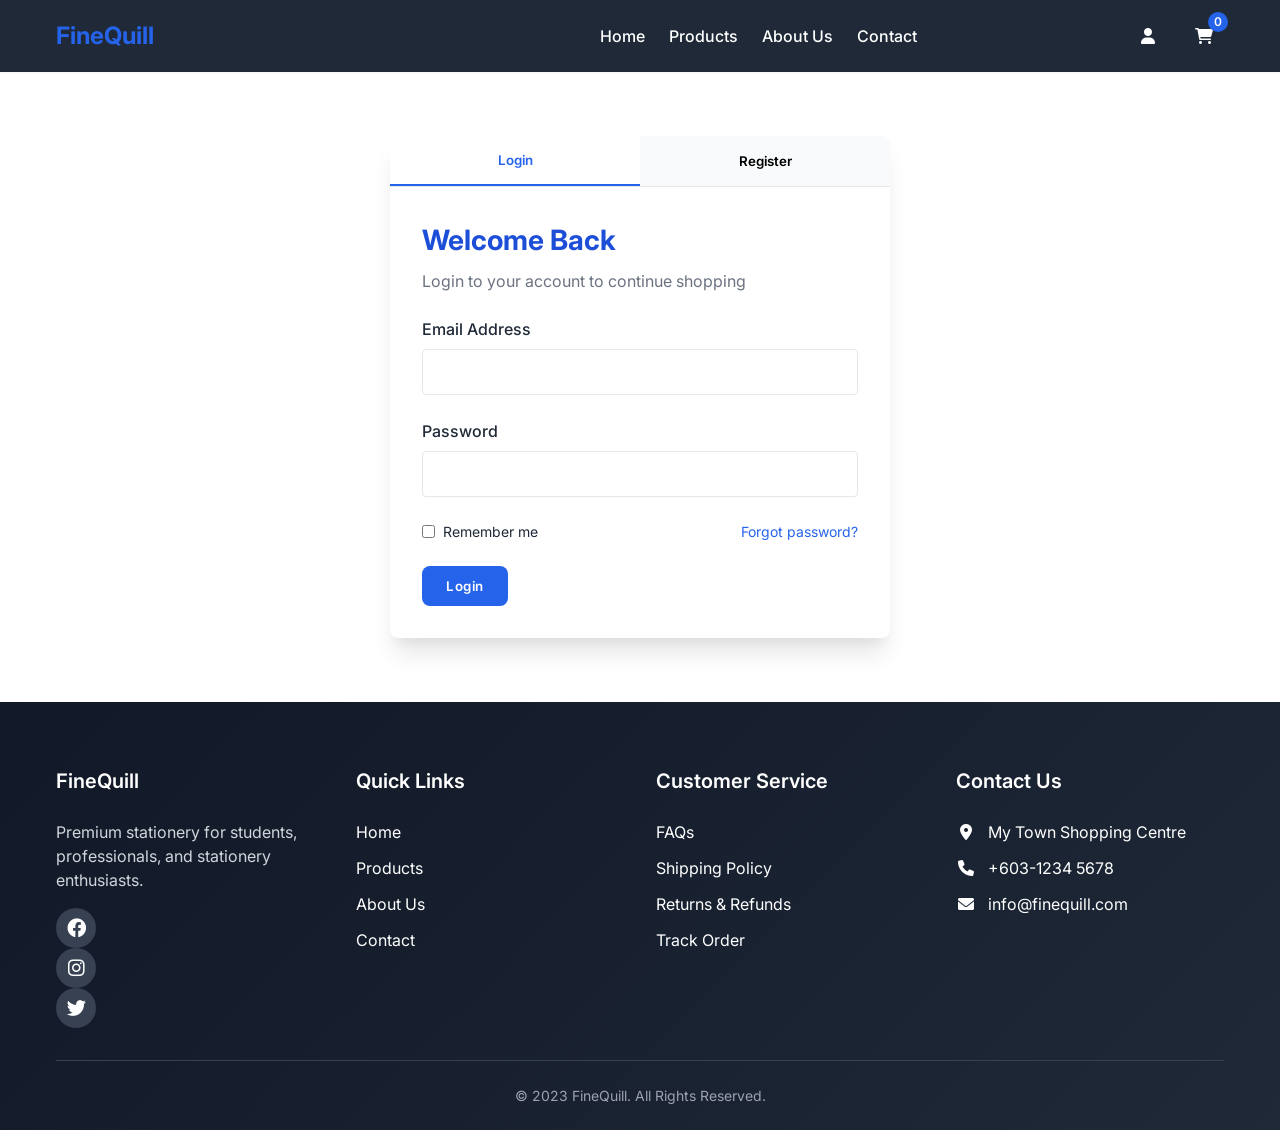
<file: dashboard.html>
<!DOCTYPE html>
<html lang="en">
<head>
    <meta charset="UTF-8">
    <meta name="viewport" content="width=device-width, initial-scale=1.0">
    <title>My Account - FineQuill</title>
    <link rel="stylesheet" href="assets/css/style.css">
    <link rel="stylesheet" href="https://cdnjs.cloudflare.com/ajax/libs/font-awesome/6.0.0-beta3/css/all.min.css">
</head>
<body>
    <!-- Header -->
    <header>
        <div class="container">
            <div class="logo">
                <a href="index.html">
                    <h1>FineQuill</h1>
                </a>
            </div>
            <nav>
                <ul>
                    <li><a href="index.html">Home</a></li>
                    <li><a href="products.html">Products</a></li>
                    <li><a href="about.html">About Us</a></li>
                    <li><a href="contact.html">Contact</a></li>
                </ul>
            </nav>
            <div class="header-icons">
                <a href="dashboard.html" class="active"><i class="fas fa-user"></i></a>
                <a href="cart.html"><i class="fas fa-shopping-cart"></i> <span class="cart-count">0</span></a>
            </div>
        </div>
    </header>

    <!-- Dashboard Section -->
    <section class="dashboard">
        <div class="container">
            <div class="dashboard-grid">
                <!-- Sidebar -->
                <div class="dashboard-sidebar">
                    <div class="user-profile">
                        <div class="user-avatar">
                            <i class="fas fa-user-circle"></i>
                        </div>
                        <h3 id="user-name">Loading...</h3>
                        <p id="user-email">Loading...</p>
                    </div>
                    <nav class="dashboard-nav">
                        <ul>
                            <li><a href="#dashboard" class="active"><i class="fas fa-tachometer-alt"></i> Dashboard</a></li>
                            <li><a href="#orders"><i class="fas fa-shopping-bag"></i> My Orders</a></li>
                            <li><a href="#addresses"><i class="fas fa-map-marker-alt"></i> Addresses</a></li>
                            <li><a href="#account"><i class="fas fa-user-cog"></i> Account Details</a></li>
                            <li><a href="#logout" id="logout-btn"><i class="fas fa-sign-out-alt"></i> Logout</a></li>
                        </ul>
                    </nav>
                </div>
                
                <!-- Main Content -->
                <div class="dashboard-content">
                    <div id="dashboard" class="dashboard-section active">
                        <h2>Dashboard</h2>
                        <div class="dashboard-stats">
                            <div class="stat-card">
                                <i class="fas fa-shopping-bag"></i>
                                <h3>Total Orders</h3>
                                <p id="total-orders">0</p>
                            </div>
                            <div class="stat-card">
                                <i class="fas fa-star"></i>
                                <h3>Wishlist</h3>
                                <p>0</p>
                            </div>
                            <div class="stat-card">
                                <i class="fas fa-map-marker-alt"></i>
                                <h3>Saved Addresses</h3>
                                <p>0</p>
                            </div>
                        </div>
                        
                        <div class="recent-orders">
                            <h3>Recent Orders</h3>
                            <div class="orders-list" id="orders-list">
                                <p>No recent orders found</p>
                            </div>
                        </div>
                    </div>
                    
                    <div id="orders" class="dashboard-section">
                        <h2>My Orders</h2>
                        <div class="orders-table">
                            <table>
                                <thead>
                                    <tr>
                                        <th>Order #</th>
                                        <th>Date</th>
                                        <th>Status</th>
                                        <th>Total</th>
                                        <th>Action</th>
                                    </tr>
                                </thead>
                                <tbody id="orders-table-body">
                                    <tr>
                                        <td colspan="5">No orders found</td>
                                    </tr>
                                </tbody>
                            </table>
                        </div>
                    </div>
                    
                    <div id="addresses" class="dashboard-section">
                        <h2>Saved Addresses</h2>
                        <div class="addresses-grid" id="addresses-grid">
                            <div class="address-card">
                                <h3>Default Address</h3>
                                <p id="default-address">No address saved yet</p>
                                <button class="btn btn-outline">Edit Address</button>
                            </div>
                        </div>
                        <button class="btn" id="add-address-btn">Add New Address</button>
                    </div>
                    
                    <div id="account" class="dashboard-section">
                        <h2>Account Details</h2>
                        <form id="accountForm">
                            <div class="form-group">
                                <label for="account-name">Full Name</label>
                                <input type="text" id="account-name" required>
                            </div>
                            <div class="form-group">
                                <label for="account-email">Email Address</label>
                                <input type="email" id="account-email" required>
                            </div>
                            <div class="form-group">
                                <label for="account-phone">Phone Number</label>
                                <input type="tel" id="account-phone" required>
                            </div>
                            <button type="submit" class="btn">Save Changes</button>
                        </form>
                        
                        <div class="change-password">
                            <h3>Change Password</h3>
                            <form id="passwordForm">
                                <div class="form-group">
                                    <label for="current-password">Current Password</label>
                                    <input type="password" id="current-password" required>
                                </div>
                                <div class="form-group">
                                    <label for="new-password">New Password</label>
                                    <input type="password" id="new-password" minlength="6" required>
                                </div>
                                <div class="form-group">
                                    <label for="confirm-new-password">Confirm New Password</label>
                                    <input type="password" id="confirm-new-password" required>
                                </div>
                                <button type="submit" class="btn">Update Password</button>
                            </form>
                        </div>
                    </div>
                </div>
            </div>
        </div>
    </section>

    <!-- Footer -->
    <footer>
        <div class="container">
            <div class="footer-grid">
                <div class="footer-col">
                    <h3>FineQuill</h3>
                    <p>Premium stationery for students, professionals, and stationery enthusiasts.</p>
                    <div class="social-icons">
                        <a href="#"><i class="fab fa-facebook"></i></a>
                        <a href="#"><i class="fab fa-instagram"></i></a>
                        <a href="#"><i class="fab fa-twitter"></i></a>
                    </div>
                </div>
                <div class="footer-col">
                    <h3>Quick Links</h3>
                    <ul>
                        <li><a href="index.html">Home</a></li>
                        <li><a href="products.html">Products</a></li>
                        <li><a href="about.html">About Us</a></li>
                        <li><a href="contact.html">Contact</a></li>
                    </ul>
                </div>
                <div class="footer-col">
                    <h3>Customer Service</h3>
                    <ul>
                        <li><a href="faq.html">FAQs</a></li>
                        <li><a href="shipping-policy.html">Shipping Policy</a></li>
                        <li><a href="returns-refunds.html">Returns & Refunds</a></li>
                        <li><a href="track-order.html">Track Order</a></li>
                    </ul>
                </div>
                <div class="footer-col">
                    <h3>Contact Us</h3>
                    <ul>
                        <li><i class="fas fa-map-marker-alt"></i> My Town Shopping Centre</li>
                        <li><i class="fas fa-phone"></i> +603-1234 5678</li>
                        <li><i class="fas fa-envelope"></i> info@finequill.com</li>
                    </ul>
                </div>
            </div>
            <div class="footer-bottom">
                <p>&copy; 2023 FineQuill. All Rights Reserved.</p>
            </div>
        </div>
    </footer>

    <script src="assets/js/script.js"></script>
    <script>
// In dashboard.html script
document.addEventListener('DOMContentLoaded', function() {
    updateCartCount();
    
    // Refresh user data before loading
    refreshUserData();
    loadDashboardData();
    
    // ... rest of your code ...
});
// In dashboard.html script
document.addEventListener('click', function(e) {
    if (e.target.classList.contains('view-order')) {
        e.preventDefault();
        const orderId = parseInt(e.target.getAttribute('data-id'));
        const currentUser = JSON.parse(localStorage.getItem('currentUser'));
        const order = currentUser.orders.find(o => o.id === orderId);
        
        if (order) {
            // Show order details in a modal or new page
            localStorage.setItem('currentOrder', JSON.stringify(order));
            window.location.href = 'order-details.html';
        }
    }
});

// Di dashboard.html script
function loadDashboardData() {
    // Refresh user data first
    const currentUser = refreshUserData() || JSON.parse(localStorage.getItem('currentUser'));
    
    if (!currentUser) {
        window.location.href = 'login.html';
        return;
    }
    
    // Update user info
    document.getElementById('user-name').textContent = currentUser.name;
    document.getElementById('user-email').textContent = currentUser.email;
    document.getElementById('account-name').value = currentUser.name;
    document.getElementById('account-email').value = currentUser.email;
    document.getElementById('account-phone').value = currentUser.phone || '';
    
    // Load orders
    const ordersTable = document.getElementById('orders-table-body');
    const ordersList = document.getElementById('orders-list');
    
    if (currentUser.orders && currentUser.orders.length > 0) {
        document.getElementById('total-orders').textContent = currentUser.orders.length;
        
        // Clear existing content
        ordersTable.innerHTML = '';
        ordersList.innerHTML = '';
        
        // Populate orders table
        currentUser.orders.forEach(order => {
            const row = document.createElement('tr');
            row.innerHTML = `
                <td>${order.orderNumber}</td>
                <td>${new Date(order.date).toLocaleDateString()}</td>
                <td><span class="status-badge ${order.status.toLowerCase()}">${order.status}</span></td>
                <td>RM ${order.total.toFixed(2)}</td>
                <td><a href="#" class="view-order" data-id="${order.id}">View</a></td>
            `;
            ordersTable.appendChild(row);
        });
        
        // Populate recent orders (first 3)
        const recentOrders = currentUser.orders.slice(0, 3);
        recentOrders.forEach(order => {
            const orderEl = document.createElement('div');
            orderEl.className = 'order-item';
            orderEl.innerHTML = `
                <div class="order-header">
                    <span class="order-number">Order #${order.orderNumber}</span>
                    <span class="order-date">${new Date(order.date).toLocaleDateString()}</span>
                    <span class="order-status ${order.status.toLowerCase()}">${order.status}</span>
                </div>
                <div class="order-total">RM ${order.total.toFixed(2)}</div>
            `;
            ordersList.appendChild(orderEl);
        });
    } else {
        ordersTable.innerHTML = '<tr><td colspan="5">No orders found</td></tr>';
        ordersList.innerHTML = '<p>No recent orders found</p>';
        document.getElementById('total-orders').textContent = '0';
    }
}

// Tambahkan event listener untuk view order
document.addEventListener('click', function(e) {
    if (e.target.classList.contains('view-order')) {
        e.preventDefault();
        const orderId = parseInt(e.target.getAttribute('data-id'));
        const currentUser = JSON.parse(localStorage.getItem('currentUser'));
        const order = currentUser.orders.find(o => o.id === orderId);
        
        if (order) {
            // Simpan order yang dipilih dan redirect ke halaman detail
            localStorage.setItem('currentOrder', JSON.stringify(order));
            window.location.href = 'order-details.html';
        }
    }
});

// Panggil fungsi saat halaman dimuat
document.addEventListener('DOMContentLoaded', function() {
    updateCartCount();
    loadDashboardData();
});

function showLoading() {
    document.querySelectorAll('.dashboard-section').forEach(section => {
        section.innerHTML = '<div class="loading-spinner"><i class="fas fa-spinner fa-spin"></i></div>';
    });
}

function loadDashboardData() {
    showLoading();
    
    // Simulate loading delay (remove in production)
    setTimeout(() => {
        const currentUser = JSON.parse(localStorage.getItem('currentUser'));
        // ... rest of your loading code ...
    }, 500);
}

function loadDashboardData() {
    const currentUser = JSON.parse(localStorage.getItem('currentUser'));
    if (!currentUser) {
        window.location.href = 'login.html';
        return;
    }
    
    // Update user info
    document.getElementById('user-name').textContent = currentUser.name;
    document.getElementById('user-email').textContent = currentUser.email;
    document.getElementById('account-name').value = currentUser.name;
    document.getElementById('account-email').value = currentUser.email;
    document.getElementById('account-phone').value = currentUser.phone || '';
    
    // Load orders
    const ordersTable = document.getElementById('orders-table-body');
    const ordersList = document.getElementById('orders-list');
    
    if (currentUser.orders && currentUser.orders.length > 0) {
        document.getElementById('total-orders').textContent = currentUser.orders.length;
        
        // Clear existing content
        ordersTable.innerHTML = '';
        ordersList.innerHTML = '';
        
        // Populate orders table
        currentUser.orders.forEach(order => {
            const row = document.createElement('tr');
            row.innerHTML = `
                <td>${order.orderNumber}</td>
                <td>${new Date(order.date).toLocaleDateString()}</td>
                <td><span class="status-badge ${order.status.toLowerCase()}">${order.status}</span></td>
                <td>RM ${order.total.toFixed(2)}</td>
                <td><a href="#" class="view-order" data-id="${order.id}">View</a></td>
            `;
            ordersTable.appendChild(row);
        });
        
        // Populate recent orders (first 3)
        const recentOrders = currentUser.orders.slice(0, 3);
        recentOrders.forEach(order => {
            const orderEl = document.createElement('div');
            orderEl.className = 'order-item';
            orderEl.innerHTML = `
                <div class="order-header">
                    <span class="order-number">Order #${order.orderNumber}</span>
                    <span class="order-date">${new Date(order.date).toLocaleDateString()}</span>
                    <span class="order-status ${order.status.toLowerCase()}">${order.status}</span>
                </div>
                <div class="order-total">RM ${order.total.toFixed(2)}</div>
            `;
            ordersList.appendChild(orderEl);
        });
    } else {
        ordersTable.innerHTML = '<tr><td colspan="5">No orders found</td></tr>';
        ordersList.innerHTML = '<p>No recent orders found</p>';
        document.getElementById('total-orders').textContent = '0';
    }
}

document.addEventListener('DOMContentLoaded', function() {
    updateCartCount();
    loadDashboardData(); // Load data when page loads
    
});

        document.addEventListener('DOMContentLoaded', function() {
            updateCartCount();
            
            // Check if user is logged in
            const currentUser = JSON.parse(localStorage.getItem('currentUser'));
            if (!currentUser) {
                window.location.href = 'login.html';
                return;
            }
            
            // Load user data
            document.getElementById('user-name').textContent = currentUser.name;
            document.getElementById('user-email').textContent = currentUser.email;
            document.getElementById('account-name').value = currentUser.name;
            document.getElementById('account-email').value = currentUser.email;
            document.getElementById('account-phone').value = currentUser.phone || '';
            
            // Load orders
            if (currentUser.orders && currentUser.orders.length > 0) {
                document.getElementById('total-orders').textContent = currentUser.orders.length;
                
                // Populate orders table
                const ordersTable = document.getElementById('orders-table-body');
                ordersTable.innerHTML = '';
                
                currentUser.orders.forEach(order => {
                    const row = document.createElement('tr');
                    row.innerHTML = `
                        <td>${order.orderNumber}</td>
                        <td>${new Date(order.date).toLocaleDateString()}</td>
                        <td><span class="status-badge ${order.status.toLowerCase()}">${order.status}</span></td>
                        <td>RM ${order.total.toFixed(2)}</td>
                        <td><a href="#" class="view-order" data-id="${order.id}">View</a></td>
                    `;
                    ordersTable.appendChild(row);
                });
                
                // Populate recent orders
                const recentOrders = currentUser.orders.slice(0, 3);
                const ordersList = document.getElementById('orders-list');
                ordersList.innerHTML = '';
                
                recentOrders.forEach(order => {
                    const orderEl = document.createElement('div');
                    orderEl.className = 'order-item';
                    orderEl.innerHTML = `
                        <div class="order-header">
                            <span class="order-number">Order #${order.orderNumber}</span>
                            <span class="order-date">${new Date(order.date).toLocaleDateString()}</span>
                            <span class="order-status ${order.status.toLowerCase()}">${order.status}</span>
                        </div>
                        <div class="order-total">RM ${order.total.toFixed(2)}</div>
                    `;
                    ordersList.appendChild(orderEl);
                });
            }
            
            // Logout button
            document.getElementById('logout-btn').addEventListener('click', function(e) {
                e.preventDefault();
                localStorage.removeItem('currentUser');
                window.location.href = 'login.html';
            });
            
            // Dashboard navigation
            document.querySelectorAll('.dashboard-nav a').forEach(link => {
                link.addEventListener('click', function(e) {
                    e.preventDefault();
                    const sectionId = this.getAttribute('href').substring(1);
                    
                    // Update active nav link
                    document.querySelectorAll('.dashboard-nav a').forEach(l => l.classList.remove('active'));
                    this.classList.add('active');
                    
                    // Show corresponding section
                    document.querySelectorAll('.dashboard-section').forEach(section => {
                        section.classList.remove('active');
                    });
                    document.getElementById(sectionId).classList.add('active');
                });
            });
            
            // Account form submission
            document.getElementById('accountForm').addEventListener('submit', function(e) {
                e.preventDefault();
                
                // Update user data
                const users = JSON.parse(localStorage.getItem('users'));
                const userIndex = users.findIndex(u => u.id === currentUser.id);
                
                if (userIndex !== -1) {
                    users[userIndex].name = document.getElementById('account-name').value;
                    users[userIndex].email = document.getElementById('account-email').value;
                    users[userIndex].phone = document.getElementById('account-phone').value;
                    
                    localStorage.setItem('users', JSON.stringify(users));
                    localStorage.setItem('currentUser', JSON.stringify(users[userIndex]));
                    
                    showNotification('Account updated successfully!', 'success');
                }
            });
        });
    </script>
</body>
</html>
</file>
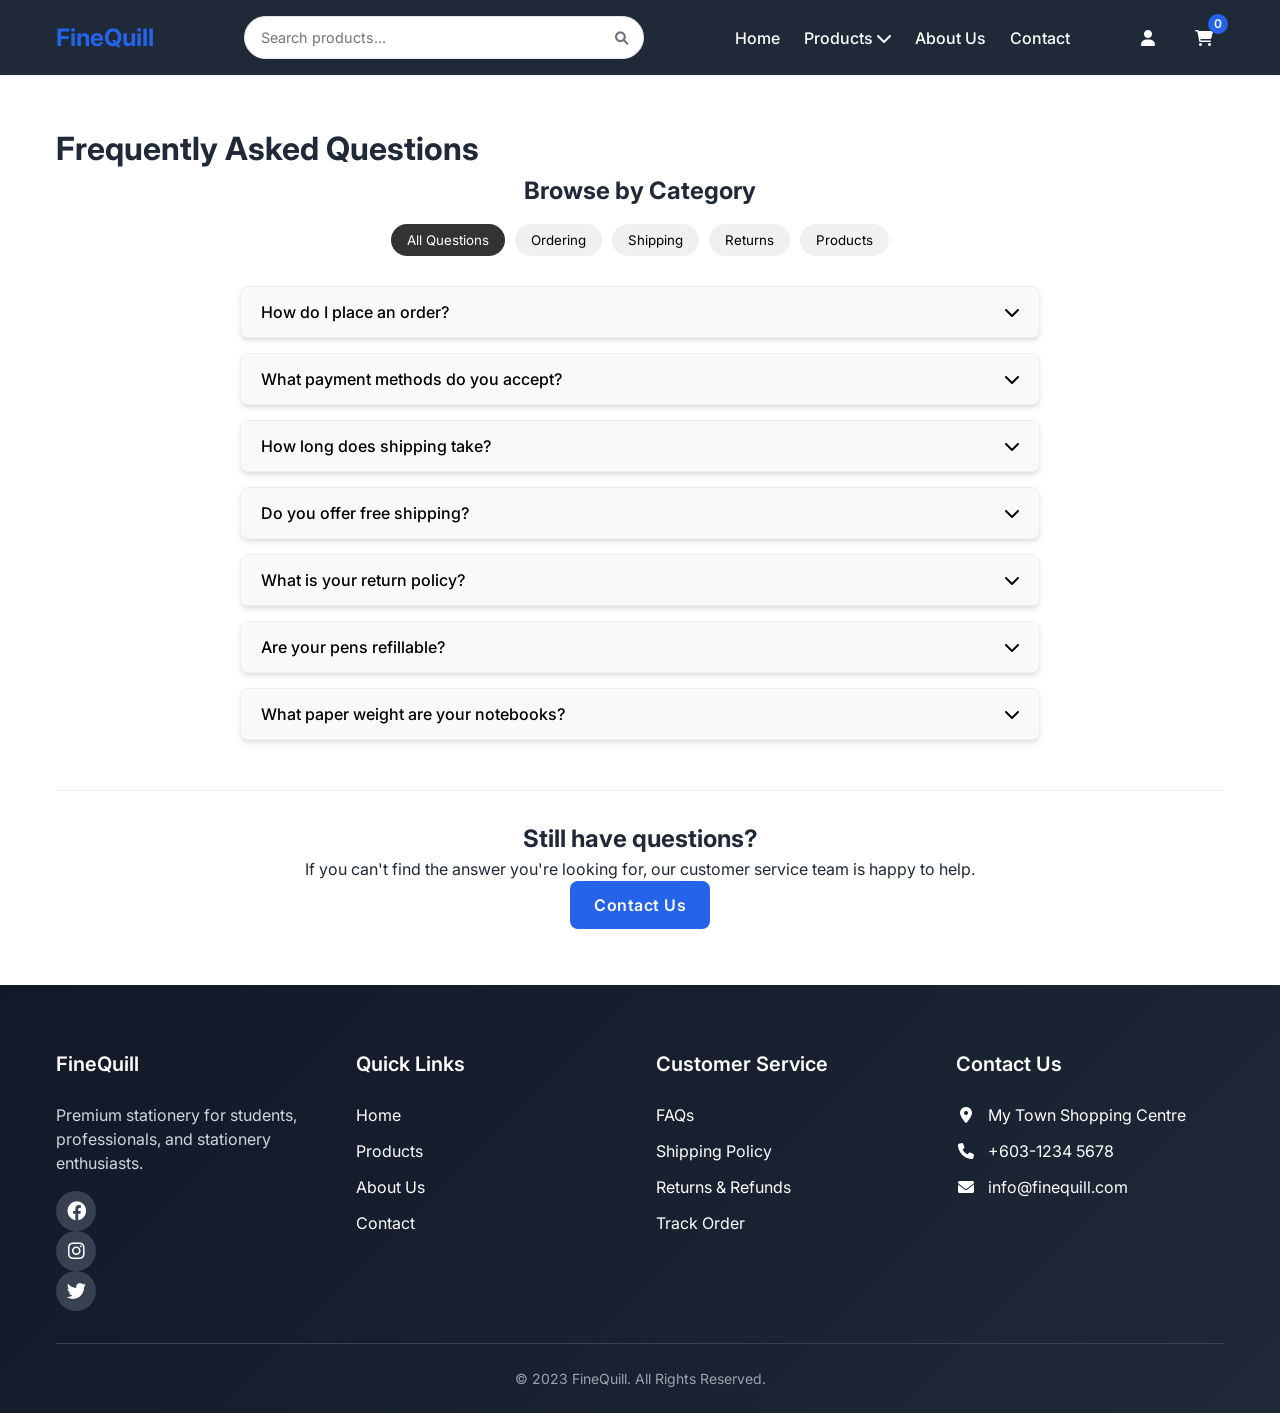
<file: faq.html>
<!DOCTYPE html>
<html lang="en">
<head>
    <meta charset="UTF-8">
    <meta name="viewport" content="width=device-width, initial-scale=1.0">
    <title>FAQs - FineQuill</title>
    <link rel="stylesheet" href="assets/css/style.css">
    <link rel="stylesheet" href="https://cdnjs.cloudflare.com/ajax/libs/font-awesome/6.0.0-beta3/css/all.min.css">
    <link href="https://fonts.googleapis.com/css2?family=Inter:wght@400;500;600;700&display=swap" rel="stylesheet">
</head>
<body>
    <!-- Header (same as index.html) -->
    <header>
        <div class="container">
            <div class="logo">
                <a href="index.html">
                    <h1>FineQuill</h1>
                </a>
            </div>
            
            <div class="search-container">
                <form action="products.html" method="get">
                    <input type="text" placeholder="Search products..." name="search" id="searchInput">
                    <button type="submit"><i class="fas fa-search"></i></button>
                </form>
            </div>
            
            <nav>
                <ul>
                    <li><a href="index.html">Home</a></li>
                    <li class="dropdown">
                        <a href="products.html">Products <i class="fas fa-chevron-down"></i></a>
                        <div class="dropdown-content">
                            <a href="products.html?category=Stationery">Writing Instruments</a>
                            <a href="products.html?category=notebooks">Notebooks & Files</a>
                            <a href="products.html?category=office">Office Essentials</a>
                        </div>
                    </li>
                    <li><a href="about.html">About Us</a></li>
                    <li><a href="contact.html">Contact</a></li>
                </ul>
            </nav>
            
            <div class="header-icons">
                <a href="dashboard.html" id="user-icon"><i class="fas fa-user"></i></a>
                <a href="cart.html"><i class="fas fa-shopping-cart"></i> <span class="cart-count">0</span></a>
            </div>
        </div>
    </header>

    <!-- Main Content -->
    <main class="faq-page">
        <div class="container">
            <h1>Frequently Asked Questions</h1>
            
            <div class="faq-categories">
                <h2>Browse by Category</h2>
                <div class="category-buttons">
                    <button class="category-btn active" data-category="all">All Questions</button>
                    <button class="category-btn" data-category="ordering">Ordering</button>
                    <button class="category-btn" data-category="shipping">Shipping</button>
                    <button class="category-btn" data-category="returns">Returns</button>
                    <button class="category-btn" data-category="products">Products</button>
                </div>
            </div>
            
            <div class="faq-accordion">
                <div class="faq-item" data-category="ordering">
                    <button class="faq-question">
                        How do I place an order?
                        <i class="fas fa-chevron-down"></i>
                    </button>
                    <div class="faq-answer">
                        <p>To place an order:</p>
                        <ol>
                            <li>Browse our products and add items to your cart</li>
                            <li>Click the shopping cart icon to review your order</li>
                            <li>Proceed to checkout</li>
                            <li>Enter your shipping and payment information</li>
                            <li>Review your order and click "Place Order"</li>
                        </ol>
                        <p>You'll receive an order confirmation email once your order is successfully placed.</p>
                    </div>
                </div>
                
                <div class="faq-item" data-category="ordering">
                    <button class="faq-question">
                        What payment methods do you accept?
                        <i class="fas fa-chevron-down"></i>
                    </button>
                    <div class="faq-answer">
                        <p>We accept the following payment methods:</p>
                        <ul>
                            <li>Credit/Debit Cards (Visa, MasterCard, American Express)</li>
                            <li>Online Banking (FPX)</li>
                            <li>GrabPay</li>
                            <li>Touch 'n Go eWallet</li>
                            <li>ShopeePay</li>
                        </ul>
                    </div>
                </div>
                
                <div class="faq-item" data-category="shipping">
                    <button class="faq-question">
                        How long does shipping take?
                        <i class="fas fa-chevron-down"></i>
                    </button>
                    <div class="faq-answer">
                        <p>Shipping times depend on your location and the shipping method selected:</p>
                        <ul>
                            <li><strong>Standard Shipping:</strong> 3-5 business days (Peninsular Malaysia)</li>
                            <li><strong>Express Shipping:</strong> 1-2 business days (Peninsular Malaysia)</li>
                            <li><strong>East Malaysia:</strong> 5-7 business days</li>
                        </ul>
                        <p>Please note that processing time (1-2 business days) is additional to shipping time.</p>
                    </div>
                </div>
                
                <div class="faq-item" data-category="shipping">
                    <button class="faq-question">
                        Do you offer free shipping?
                        <i class="fas fa-chevron-down"></i>
                    </button>
                    <div class="faq-answer">
                        <p>Yes! We offer free standard shipping for all orders over RM100 within Peninsular Malaysia. For orders below RM100, shipping fees apply.</p>
                    </div>
                </div>
                
                <div class="faq-item" data-category="returns">
                    <button class="faq-question">
                        What is your return policy?
                        <i class="fas fa-chevron-down"></i>
                    </button>
                    <div class="faq-answer">
                        <p>We accept returns within 14 days of delivery for most unused and unopened items in their original packaging. Some items like ink cartridges cannot be returned for hygiene reasons.</p>
                        <p>To initiate a return, please contact our customer service at returns@finequill.com with your order number and reason for return.</p>
                        <p>For full details, please see our <a href="returns-refunds.html">Returns & Refunds Policy</a>.</p>
                    </div>
                </div>
                
                <div class="faq-item" data-category="products">
                    <button class="faq-question">
                        Are your pens refillable?
                        <i class="fas fa-chevron-down"></i>
                    </button>
                    <div class="faq-answer">
                        <p>Many of our pens are refillable! Product descriptions will indicate if a pen is refillable and what type of refill it uses. We also sell refills separately for most models.</p>
                    </div>
                </div>
                
                <div class="faq-item" data-category="products">
                    <button class="faq-question">
                        What paper weight are your notebooks?
                        <i class="fas fa-chevron-down"></i>
                    </button>
                    <div class="faq-answer">
                        <p>Our notebook paper weights vary by product:</p>
                        <ul>
                            <li>Standard notebooks: 70-80gsm</li>
                            <li>Premium notebooks: 90-100gsm</li>
                            <li>Sketchbooks: 120-150gsm</li>
                        </ul>
                        <p>The specific paper weight is listed in each product's description.</p>
                    </div>
                </div>
            </div>
            
            <div class="faq-contact">
                <h2>Still have questions?</h2>
                <p>If you can't find the answer you're looking for, our customer service team is happy to help.</p>
                <a href="contact.html" class="btn">Contact Us</a>
            </div>
        </div>
    </main>

    <!-- Footer (same as index.html) -->
    <footer>
        <div class="container">
            <div class="footer-grid">
                <div class="footer-col">
                    <h3>FineQuill</h3>
                    <p>Premium stationery for students, professionals, and stationery enthusiasts.</p>
                    <div class="social-icons">
                        <a href="#"><i class="fab fa-facebook"></i></a>
                        <a href="#"><i class="fab fa-instagram"></i></a>
                        <a href="#"><i class="fab fa-twitter"></i></a>
                    </div>
                </div>
                <div class="footer-col">
                    <h3>Quick Links</h3>
                    <ul>
                        <li><a href="index.html">Home</a></li>
                        <li><a href="products.html">Products</a></li>
                        <li><a href="about.html">About Us</a></li>
                        <li><a href="contact.html">Contact</a></li>
                    </ul>
                </div>
                <div class="footer-col">
                    <h3>Customer Service</h3>
                    <ul>
                        <li><a href="faq.html">FAQs</a></li>
                        <li><a href="shipping-policy.html">Shipping Policy</a></li>
                        <li><a href="returns-refunds.html">Returns & Refunds</a></li>
                        <li><a href="track-order.html">Track Order</a></li>
                    </ul>
                </div>
                <div class="footer-col">
                    <h3>Contact Us</h3>
                    <ul>
                        <li><i class="fas fa-map-marker-alt"></i> My Town Shopping Centre</li>
                        <li><i class="fas fa-phone"></i> +603-1234 5678</li>
                        <li><i class="fas fa-envelope"></i> info@finequill.com</li>
                    </ul>
                </div>
            </div>
            <div class="footer-bottom">
                <p>&copy; 2023 FineQuill. All Rights Reserved.</p>
            </div>
        </div>
    </footer>

    <script src="assets/js/script.js"></script>
    <script>
        // FAQ accordion functionality
        document.querySelectorAll('.faq-question').forEach(question => {
            question.addEventListener('click', () => {
                const answer = question.nextElementSibling;
                const icon = question.querySelector('i');
                
                if (answer.style.maxHeight) {
                    answer.style.maxHeight = null;
                    icon.classList.remove('fa-chevron-up');
                    icon.classList.add('fa-chevron-down');
                } else {
                    answer.style.maxHeight = answer.scrollHeight + 'px';
                    icon.classList.remove('fa-chevron-down');
                    icon.classList.add('fa-chevron-up');
                }
            });
        });

        // FAQ category filtering
        document.querySelectorAll('.category-btn').forEach(btn => {
            btn.addEventListener('click', () => {
                document.querySelector('.category-btn.active').classList.remove('active');
                btn.classList.add('active');
                
                const category = btn.dataset.category;
                document.querySelectorAll('.faq-item').forEach(item => {
                    if (category === 'all' || item.dataset.category === category) {
                        item.style.display = 'block';
                    } else {
                        item.style.display = 'none';
                    }
                });
            });
        });
    </script>
</body>
</html>
</file>
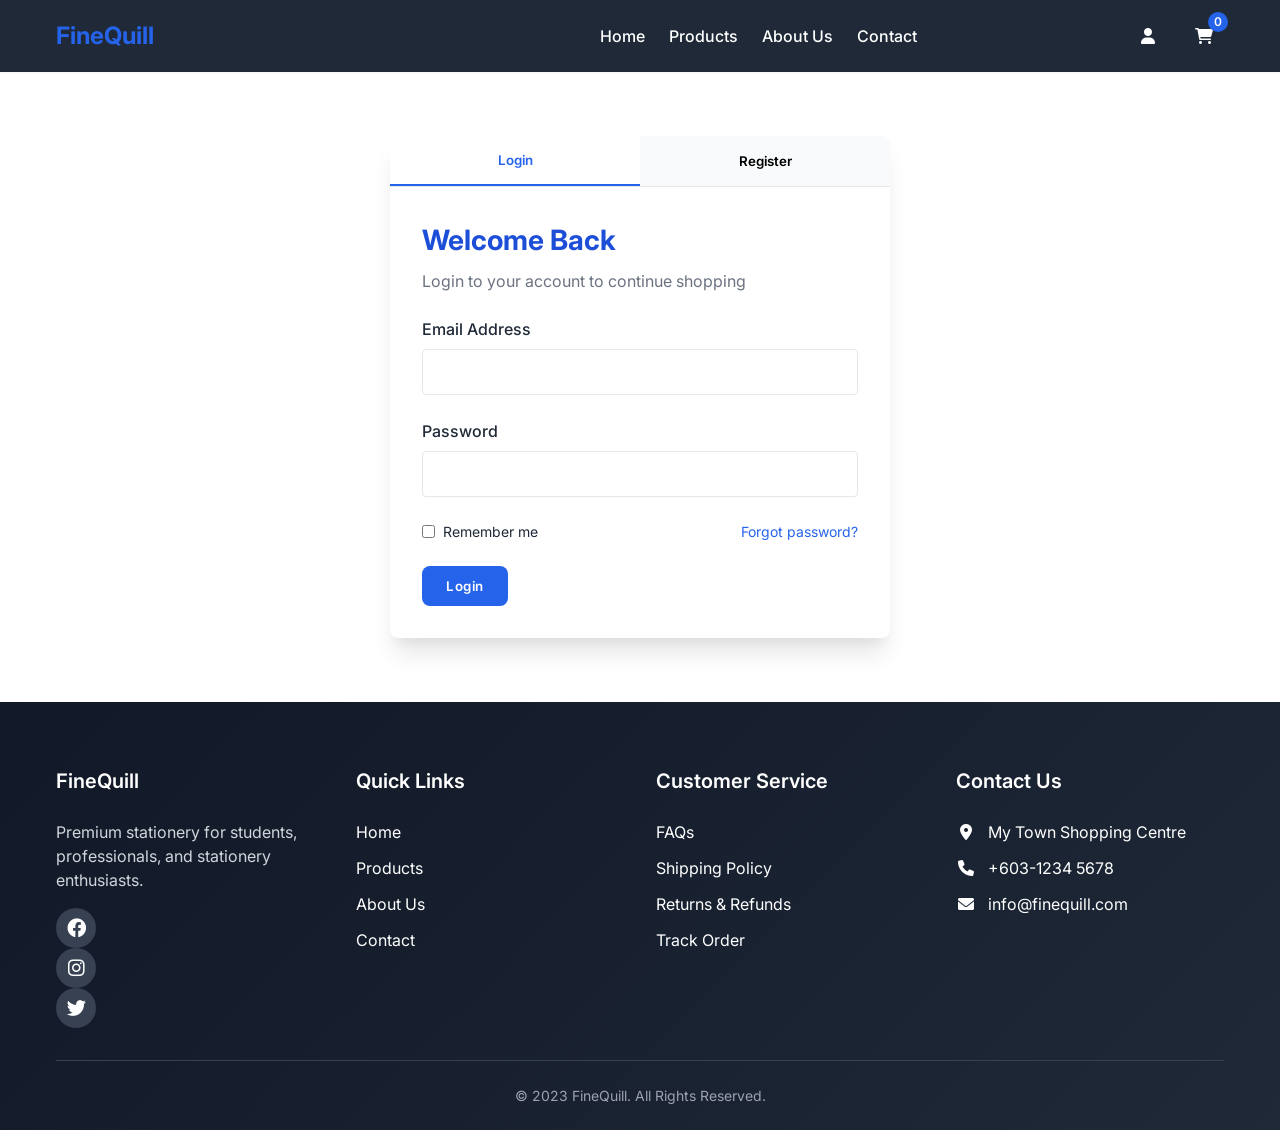
<file: login.html>
<!DOCTYPE html>
<html lang="en">
<head>
    <meta charset="UTF-8">
    <meta name="viewport" content="width=device-width, initial-scale=1.0">
    <title>Login - FineQuill</title>
    <link rel="stylesheet" href="assets/css/style.css">
    <link rel="stylesheet" href="https://cdnjs.cloudflare.com/ajax/libs/font-awesome/6.0.0-beta3/css/all.min.css">
    <link href="https://fonts.googleapis.com/css2?family=Inter:wght@400;500;600;700&display=swap" rel="stylesheet">
</head>
<body>
    <!-- Header -->
    <header>
        <div class="container">
            <div class="logo">
            <a href="index.html">
            <h1>FineQuill</h1>
            </div>
            <nav>
                <ul>
                    <li><a href="index.html">Home</a></li>
                    <li><a href="products.html">Products</a></li>
                    <li><a href="about.html">About Us</a></li>
                    <li><a href="contact.html">Contact</a></li>
                </ul>
            </nav>
<!-- In all header sections, update the user icon -->
<div class="header-icons">
    <a href="dashboard.html" id="user-icon"><i class="fas fa-user"></i></a>
    <a href="cart.html"><i class="fas fa-shopping-cart"></i> <span class="cart-count">0</span></a>
</div>
        </div>
    </header>

    <!-- Login Section -->
    <section class="auth-page">
        <div class="container">
            <div class="auth-container">
                <div class="auth-tabs">
                    <button class="tab-btn active" data-tab="login">Login</button>
                    <button class="tab-btn" data-tab="register">Register</button>
                </div>
                
                <!-- Login Form -->
                <div class="auth-form active" id="login">
                    <h2>Welcome Back</h2>
                    <p>Login to your account to continue shopping</p>
                    <form id="loginForm">
                        <div class="form-group">
                            <label for="loginEmail">Email Address</label>
                            <input type="email" id="loginEmail" name="email" required>
                        </div>
                        <div class="form-group">
                            <label for="loginPassword">Password</label>
                            <input type="password" id="loginPassword" name="password" required>
                        </div>
                        <div class="form-options">
                            <label class="remember-me">
                                <input type="checkbox" name="remember"> Remember me
                            </label>
                            <a href="#" class="forgot-password">Forgot password?</a>
                        </div>
                        <button type="submit" class="btn">Login</button>
                    </form>
                    </div>
                </div>
                
                <!-- Register Form -->
<!-- In login.html, update the register form section -->
<div class="auth-form" id="register">
    <h2>Create an Account</h2>
    <p>Register to enjoy a seamless shopping experience</p>
    <form id="registerForm">
        <div class="form-group">
            <label for="registerName">Full Name*</label>
            <input type="text" id="registerName" name="name" required>
        </div>
        <div class="form-group">
            <label for="registerEmail">Email Address*</label>
            <input type="email" id="registerEmail" name="email" required>
        </div>
        <div class="form-group">
            <label for="registerPhone">Phone Number*</label>
            <input type="tel" id="registerPhone" name="phone" required>
        </div>
        <div class="form-group">
            <label for="registerPassword">Password* (min 6 characters)</label>
            <input type="password" id="registerPassword" name="password" minlength="6" required>
        </div>
        <div class="form-group">
            <label for="registerConfirmPassword">Confirm Password*</label>
            <input type="password" id="registerConfirmPassword" name="confirmPassword" required>
        </div>
        <div class="form-group">
            <label class="terms">
                <input type="checkbox" name="terms" required> I agree to the <a href="#">Terms & Conditions</a> and <a href="#">Privacy Policy</a>
            </label>
        </div>
        <button type="submit" class="btn">Register</button>
    </form>
</div>
            </div>
        </div>
    </section>

    <!-- Footer -->
    <footer>
        <div class="container">
            <div class="footer-grid">
                <div class="footer-col">
                    <h3>FineQuill</h3>
                    <p>Premium stationery for students, professionals, and stationery enthusiasts.</p>
                    <div class="social-icons">
                        <a href="#"><i class="fab fa-facebook"></i></a>
                        <a href="#"><i class="fab fa-instagram"></i></a>
                        <a href="#"><i class="fab fa-twitter"></i></a>
                    </div>
                </div>
                <div class="footer-col">
                    <h3>Quick Links</h3>
                    <ul>
                        <li><a href="index.html">Home</a></li>
                        <li><a href="products.html">Products</a></li>
                        <li><a href="about.html">About Us</a></li>
                        <li><a href="contact.html">Contact</a></li>
                    </ul>
                </div>
                <div class="footer-col">
                    <h3>Customer Service</h3>
                    <ul>
                        <li><a href="faq.html">FAQs</a></li>
                        <li><a href="shipping-policy.html">Shipping Policy</a></li>
                        <li><a href="returns-refunds.html">Returns & Refunds</a></li>
                        <li><a href="track-order.html">Track Order</a></li>
                    </ul>
                </div>
                <div class="footer-col">
                    <h3>Contact Us</h3>
                    <ul>
                        <li><i class="fas fa-map-marker-alt"></i> My Town Shopping Centre</li>
                        <li><i class="fas fa-phone"></i> +603-1234 5678</li>
                        <li><i class="fas fa-envelope"></i> info@finequill.com</li>
                    </ul>
                </div>
            </div>
            <div class="footer-bottom">
                <p>&copy; 2023 FineQuill. All Rights Reserved.</p>
            </div>
        </div>
    </footer>

    <script src="assets/js/script.js"></script>
    <script>
// Add to script.js
// User authentication system
let users = JSON.parse(localStorage.getItem('users')) || [];
let currentUser = JSON.parse(localStorage.getItem('currentUser')) || null;

// Function to register a new user
function registerUser(name, email, phone, password) {
    const user = {
        id: Date.now(),
        name,
        email,
        phone,
        password, // Note: In a real app, you should hash passwords
        orders: [],
        createdAt: new Date().toISOString()
    };
    
    users.push(user);
    localStorage.setItem('users', JSON.stringify(users));
    return user;
}

// Function to login user
function loginUser(email, password) {
    const user = users.find(u => u.email === email && u.password === password);
    if (user) {
        localStorage.setItem('currentUser', JSON.stringify(user));
        return user;
    }
    return null;
}

// Function to logout user
function logoutUser() {
    localStorage.removeItem('currentUser');
    currentUser = null;
}

// Function to check if user is logged in
function isLoggedIn() {
    return currentUser !== null;
}

// Update the login form submission in login.html script
const loginForm = document.getElementById('loginForm');
loginForm.addEventListener('submit', function(e) {
    e.preventDefault();
    const email = document.getElementById('loginEmail').value;
    const password = document.getElementById('loginPassword').value;
    
    const user = loginUser(email, password);
    if (user) {
        showNotification('Login successful! Redirecting...', 'success');
        setTimeout(() => {
            window.location.href = 'index.html';
        }, 1000);
    } else {
        showNotification('Invalid email or password', 'error');
    }
});

// Update the register form submission in login.html script
const registerForm = document.getElementById('registerForm');
registerForm.addEventListener('submit', function(e) {
    e.preventDefault();
    
    const name = document.getElementById('registerName').value;
    const email = document.getElementById('registerEmail').value;
    const phone = document.getElementById('registerPhone').value;
    const password = document.getElementById('registerPassword').value;
    const confirmPassword = document.getElementById('registerConfirmPassword').value;
    
    if (password !== confirmPassword) {
        showNotification('Passwords do not match!', 'error');
        return;
    }
    
    if (users.some(u => u.email === email)) {
        showNotification('Email already registered', 'error');
        return;
    }
    
    registerUser(name, email, phone, password);
    showNotification('Registration successful! Please login.', 'success');
    document.querySelector('.tab-btn[data-tab="login"]').click();
    registerForm.reset();
});

        document.addEventListener('DOMContentLoaded', function() {
            updateCartCount();
            
            // Tab switching
            const tabBtns = document.querySelectorAll('.tab-btn');
            const authForms = document.querySelectorAll('.auth-form');
            
            tabBtns.forEach(btn => {
                btn.addEventListener('click', function() {
                    const tabId = this.getAttribute('data-tab');
                    
                    // Update active tab button
                    tabBtns.forEach(btn => btn.classList.remove('active'));
                    this.classList.add('active');
                    
                    // Show corresponding form
                    authForms.forEach(form => {
                        form.classList.remove('active');
                        if (form.id === tabId) {
                            form.classList.add('active');
                        }
                    });
                });
            });
            
            // Login form submission
            const loginForm = document.getElementById('loginForm');
            loginForm.addEventListener('submit', function(e) {
                e.preventDefault();
                alert('Login successful! Redirecting to homepage...');
                window.location.href = 'index.html';
            });
            
            // Register form submission
            const registerForm = document.getElementById('registerForm');
            registerForm.addEventListener('submit', function(e) {
                e.preventDefault();
                
                const password = document.getElementById('registerPassword').value;
                const confirmPassword = document.getElementById('registerConfirmPassword').value;
                
                if (password !== confirmPassword) {
                    alert('Passwords do not match!');
                    return;
                }
                
                alert('Registration successful! You can now login with your credentials.');
                
                // Switch to login tab
                document.querySelector('.tab-btn[data-tab="login"]').click();
                this.reset();
            });
            
            // Social login buttons
            document.querySelectorAll('.social-btn').forEach(btn => {
                btn.addEventListener('click', function() {
                    const provider = this.classList.contains('google') ? 'Google' : 'Facebook';
                    alert(`You chose to login with ${provider}. In a real implementation, this would redirect to ${provider} authentication.`);
                });
            });
        });
    </script>
</body>
</html>
</file>
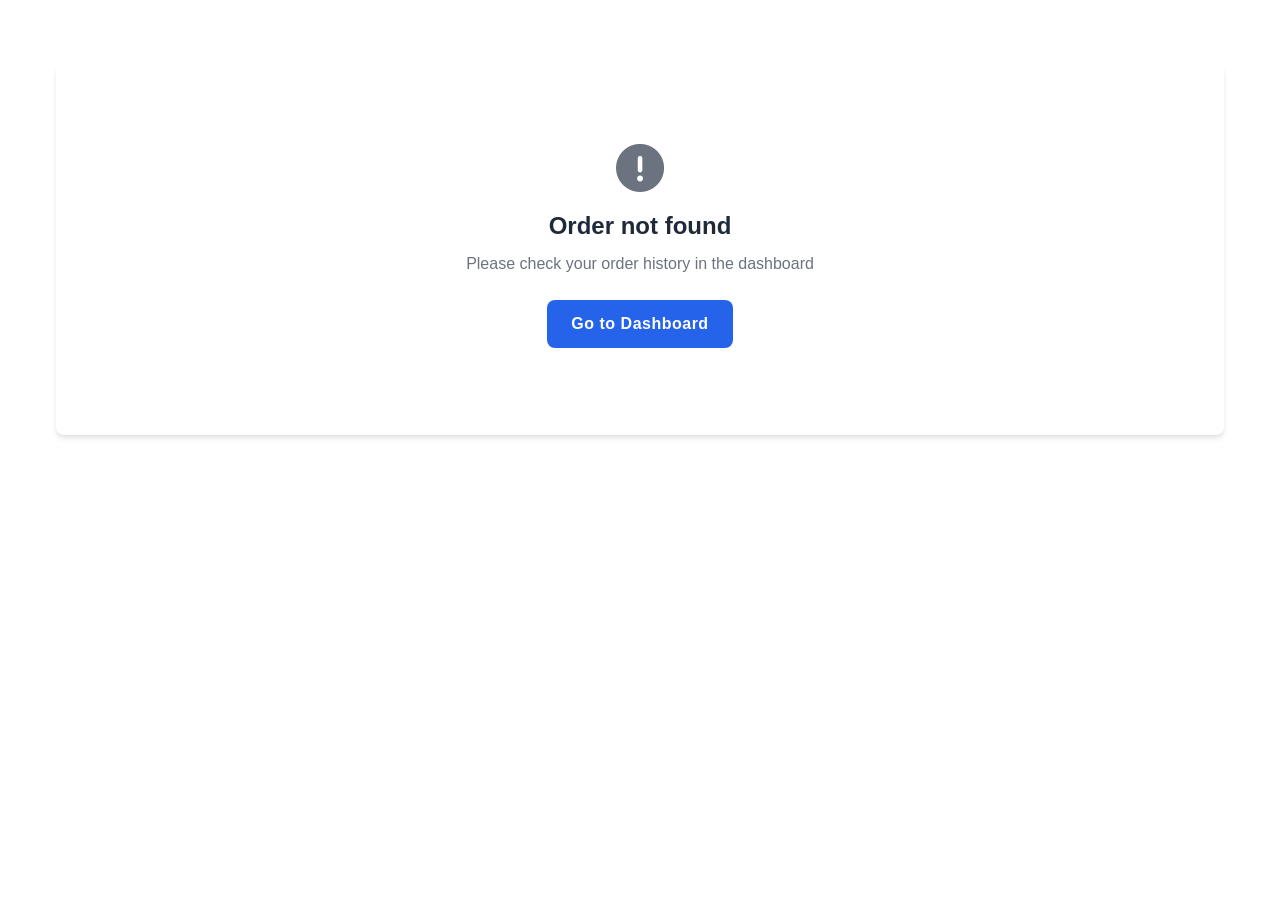
<file: order-details.html>
<!DOCTYPE html>
<html lang="en">
<head>
    <meta charset="UTF-8">
    <meta name="viewport" content="width=device-width, initial-scale=1.0">
    <title>Order Details - FineQuill</title>
    <link rel="stylesheet" href="assets/css/style.css">
    <link rel="stylesheet" href="https://cdnjs.cloudflare.com/ajax/libs/font-awesome/6.0.0-beta3/css/all.min.css">
</head>
<body>
    <!-- Header sama seperti halaman lain -->
    
    <section class="order-details">
        <div class="container">
            <div class="order-container" id="order-container">
                <!-- Order details will be loaded via JavaScript -->
            </div>
        </div>
    </section>
    
    <!-- Footer sama seperti halaman lain -->
    
    <script src="assets/js/script.js"></script>
    <script>
        document.addEventListener('DOMContentLoaded', function() {
            updateCartCount();
            
            const order = JSON.parse(localStorage.getItem('currentOrder'));
            const container = document.getElementById('order-container');
            
            if (order) {
                container.innerHTML = `
                    <div class="order-header">
                        <h2>Order #${order.orderNumber}</h2>
                        <div class="order-meta">
                            <span class="status-badge ${order.status.toLowerCase()}">${order.status}</span>
                            <span>Placed on ${new Date(order.date).toLocaleDateString()}</span>
                        </div>
                    </div>
                    
                    <div class="order-summary">
                        <h3>Order Summary</h3>
                        <div class="summary-items">
                            ${order.items.map(item => {
                                const product = products.find(p => p.id === item.id);
                                return product ? `
                                    <div class="summary-item">
                                        <div class="item-image">
                                            <img src="${product.image}" alt="${product.name}">
                                        </div>
                                        <div class="item-details">
                                            <h4>${product.name}</h4>
                                            <div class="item-meta">
                                                <span>Quantity: ${item.quantity}</span>
                                                <span>RM ${product.price.toFixed(2)} each</span>
                                            </div>
                                        </div>
                                        <div class="item-total">
                                            RM ${(product.price * item.quantity).toFixed(2)}
                                        </div>
                                    </div>
                                ` : '';
                            }).join('')}
                        </div>
                        
                        <div class="summary-totals">
                            <div class="summary-row">
                                <span>Subtotal</span>
                                <span>RM ${order.items.reduce((total, item) => {
                                    const product = products.find(p => p.id === item.id);
                                    return total + (product ? product.price * item.quantity : 0);
                                }, 0).toFixed(2)}</span>
                            </div>
                            <div class="summary-row">
                                <span>Shipping</span>
                                <span>RM ${(order.total - order.items.reduce((total, item) => {
                                    const product = products.find(p => p.id === item.id);
                                    return total + (product ? product.price * item.quantity : 0);
                                }, 0)).toFixed(2)}</span>
                            </div>
                            <div class="summary-row total">
                                <span>Total</span>
                                <span>RM ${order.total.toFixed(2)}</span>
                            </div>
                        </div>
                    </div>
                    
                    <div class="order-info">
                        <div class="shipping-info">
                            <h3>Shipping Information</h3>
                            <p>${order.address}</p>
                        </div>
                        
                        <div class="payment-info">
                            <h3>Payment Method</h3>
                            <p>${order.paymentMethod}</p>
                        </div>
                    </div>
                    
                    <div class="order-actions">
                        <a href="dashboard.html" class="btn btn-outline">Back to Dashboard</a>
                    </div>
                `;
            } else {
                container.innerHTML = `
                    <div class="empty-state">
                        <i class="fas fa-exclamation-circle"></i>
                        <h3>Order not found</h3>
                        <p>Please check your order history in the dashboard</p>
                        <a href="dashboard.html" class="btn">Go to Dashboard</a>
                    </div>
                `;
            }
        });
    </script>
</body>
</html>
</file>
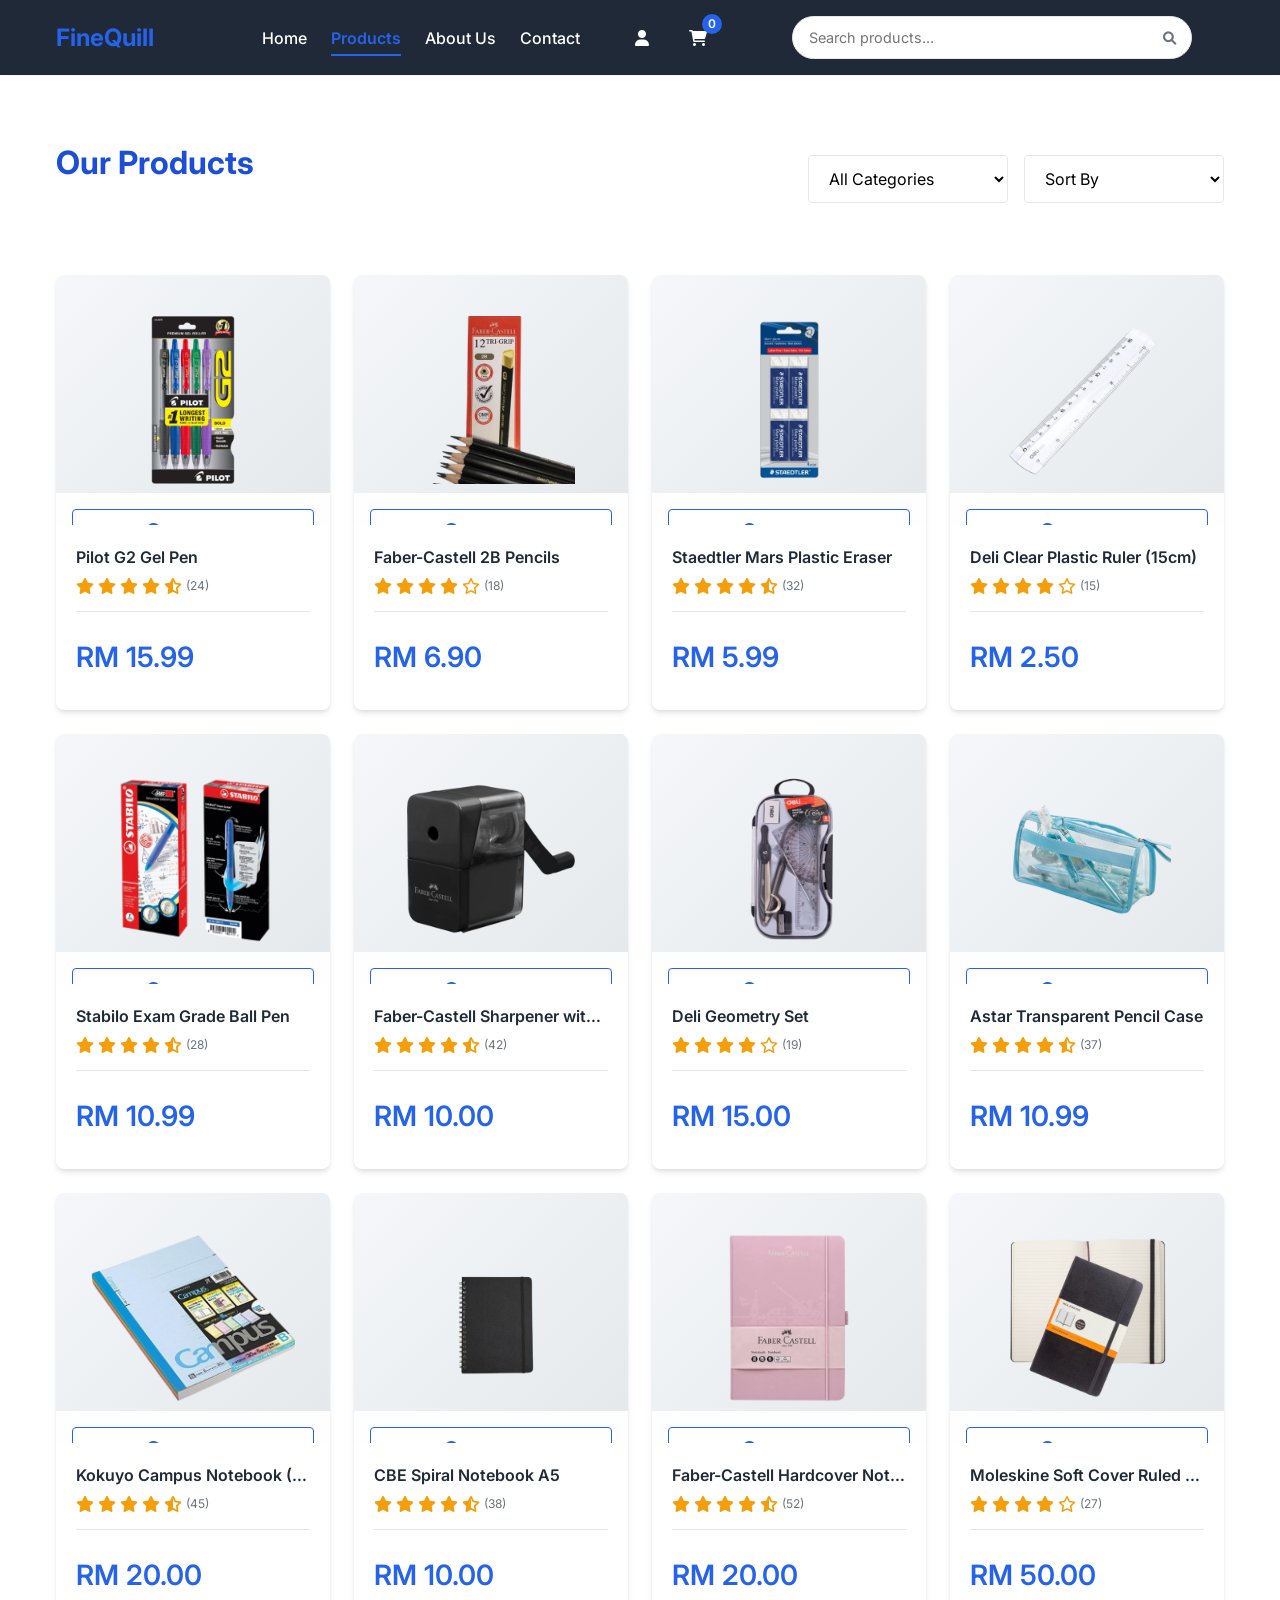
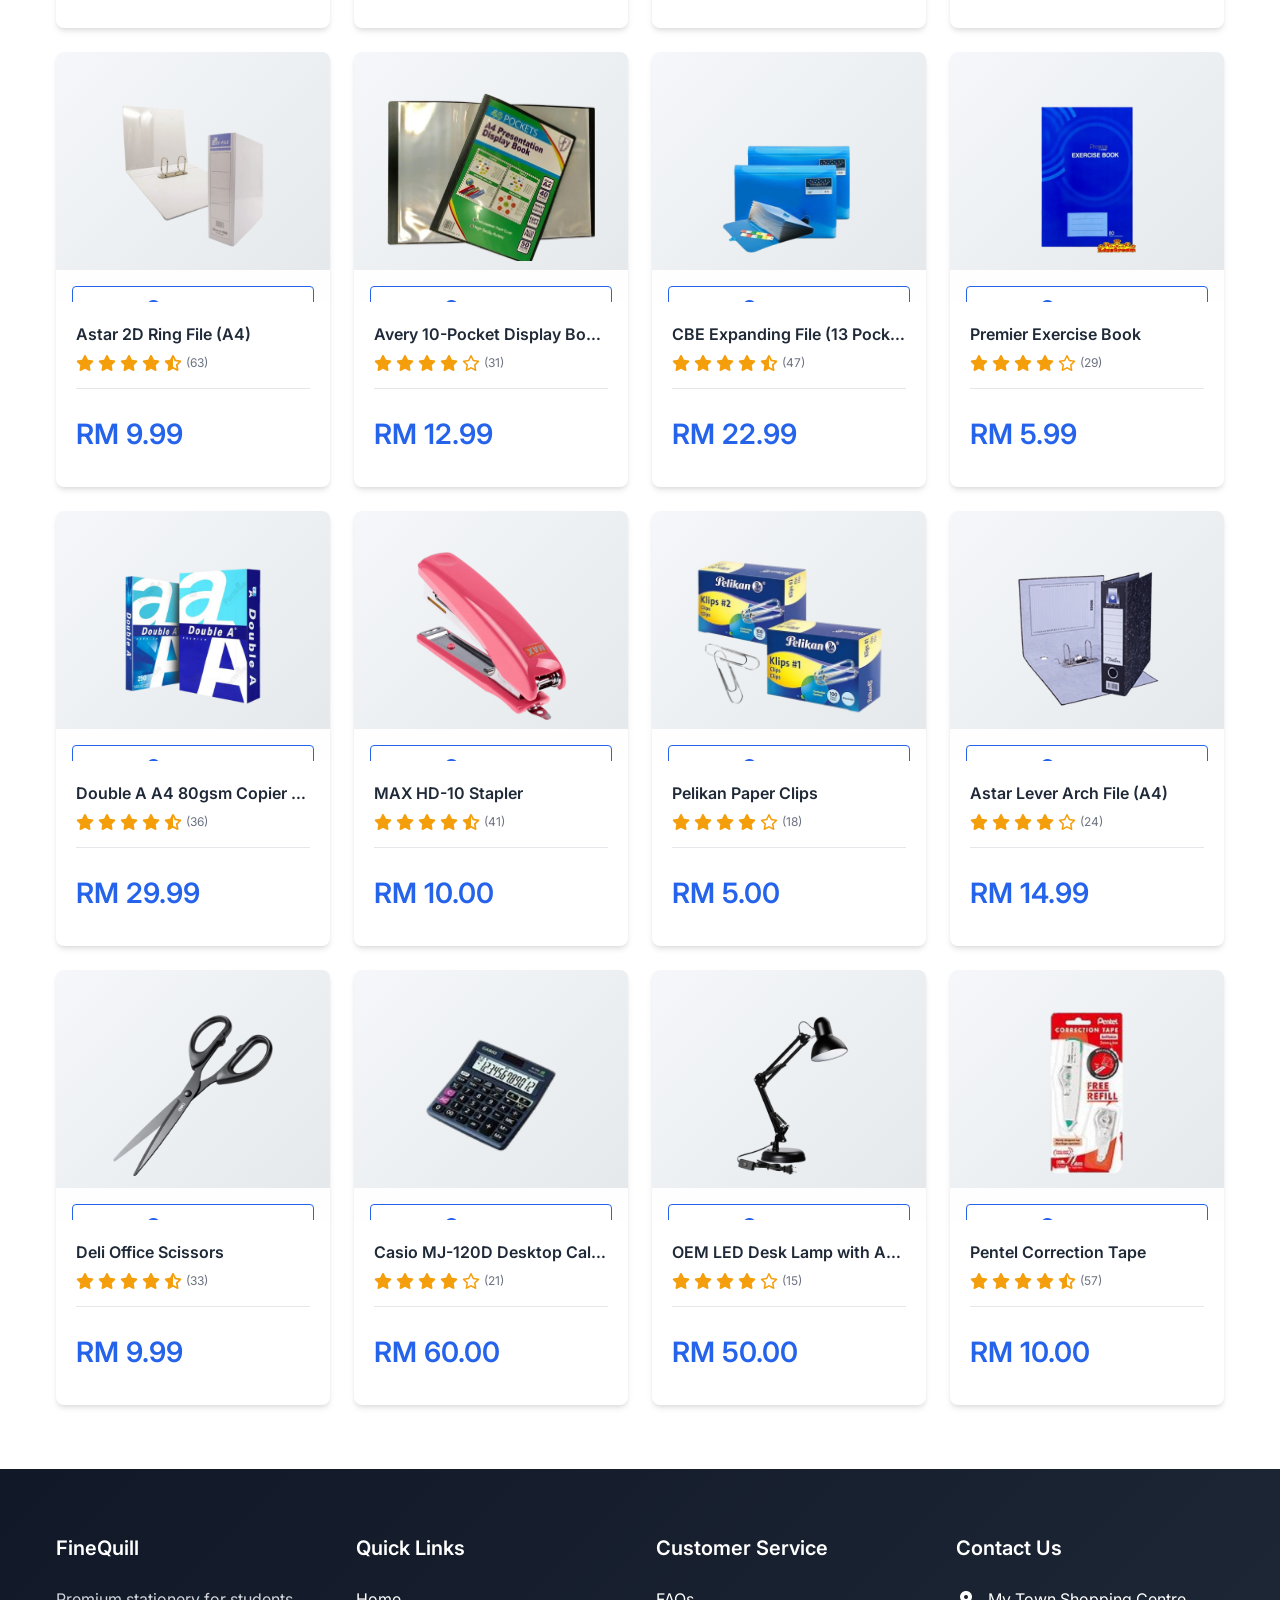
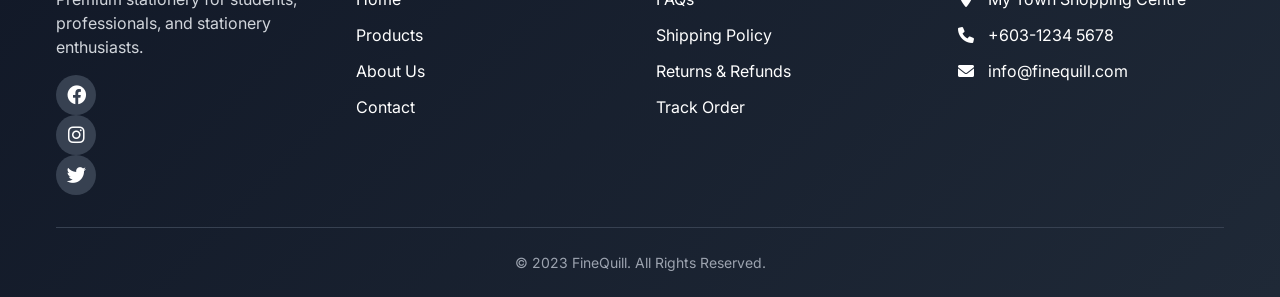
<file: product-detail.html>
<!DOCTYPE html>
<html lang="en">
<head>
    <meta charset="UTF-8">
    <meta name="viewport" content="width=device-width, initial-scale=1.0">
    <title>Product Detail - FineQuill</title>
    <link rel="stylesheet" href="assets/css/style.css">
    <link rel="stylesheet" href="https://cdnjs.cloudflare.com/ajax/libs/font-awesome/6.0.0-beta3/css/all.min.css">
    <link href="https://fonts.googleapis.com/css2?family=Inter:wght@400;500;600;700&display=swap" rel="stylesheet">
</head>
<body>
    <!-- Header -->
    <header>
        <div class="container">
            <div class="logo">
            <a href="index.html">
            <h1>FineQuill</h1>
            </div>
            <nav>
                <ul>
                    <li><a href="index.html">Home</a></li>
                    <li><a href="products.html">Products</a></li>
                    <li><a href="about.html">About Us</a></li>
                    <li><a href="contact.html">Contact</a></li>
                </ul>
            </nav>
<!-- In all header sections, update the user icon -->
<div class="header-icons">
    <a href="dashboard.html" id="user-icon"><i class="fas fa-user"></i></a>
    <a href="cart.html"><i class="fas fa-shopping-cart"></i> <span class="cart-count">0</span></a>
</div>
        </div>
    </header>

    <!-- Product Detail Section -->
    <section class="product-detail">
        <div class="container">
            <div class="product-detail-container" id="product-detail-container">
                <!-- Product will be loaded via JavaScript -->
            </div>
            
            <!-- Related Products -->
            <div class="related-products">
                <h2>You May Also Like</h2>
                <div class="product-grid" id="related-products">
                    <!-- Related products will be loaded via JavaScript -->
                </div>
            </div>
        </div>

        <!-- Add this below the header in pages like products.html, product-detail.html -->
<div class="container breadcrumbs">
    <a href="index.html">Home</a>
    <span>/</span>
    <a href="products.html">Products</a>
    <span>/</span>
    <a href="products.html?category=Stationery">Writing Instruments</a>
    <!-- Current page would not be a link -->
</div>
    </section>

    

    <!-- Footer -->
    <footer>
        <div class="container">
            <div class="footer-grid">
                <div class="footer-col">
                    <h3>FineQuill</h3>
                    <p>Premium stationery for students, professionals, and stationery enthusiasts.</p>
                    <div class="social-icons">
                        <a href="#"><i class="fab fa-facebook"></i></a>
                        <a href="#"><i class="fab fa-instagram"></i></a>
                        <a href="#"><i class="fab fa-twitter"></i></a>
                    </div>
                </div>
                <div class="footer-col">
                    <h3>Quick Links</h3>
                    <ul>
                        <li><a href="index.html">Home</a></li>
                        <li><a href="products.html">Products</a></li>
                        <li><a href="about.html">About Us</a></li>
                        <li><a href="contact.html">Contact</a></li>
                    </ul>
                </div>
                <div class="footer-col">
                    <h3>Customer Service</h3>
                    <ul>
                        <li><a href="faq.html">FAQs</a></li>
                        <li><a href="shipping-policy.html">Shipping Policy</a></li>
                        <li><a href="returns-refunds.html">Returns & Refunds</a></li>
                        <li><a href="track-order.html">Track Order</a></li>
                    </ul>
                </div>
                <div class="footer-col">
                    <h3>Contact Us</h3>
                    <ul>
                        <li><i class="fas fa-map-marker-alt"></i> My Town Shopping Centre</li>
                        <li><i class="fas fa-phone"></i> +603-1234 5678</li>
                        <li><i class="fas fa-envelope"></i> info@finequill.com</li>
                    </ul>
                </div>
            </div>
            <div class="footer-bottom">
                <p>&copy; 2023 FineQuill. All Rights Reserved.</p>
            </div>
        </div>
    </footer>

    <script src="assets/js/script.js"></script>
    <script>
        document.addEventListener('DOMContentLoaded', function() {
            // Get product ID from URL
            const urlParams = new URLSearchParams(window.location.search);
            const productId = parseInt(urlParams.get('id'));
            
            // Find the product
            const product = products.find(p => p.id === productId);
            
            if (product) {
                // Display product details
                const productDetailContainer = document.getElementById('product-detail-container');
                
                productDetailContainer.innerHTML = `
                    <div class="product-images">
                        <div class="main-image">
                            <img src="${product.image}" alt="${product.name}">
                        </div>
                    </div>
                    <div class="product-info">
                        <h2>${product.name}</h2>
                        <div class="product-meta">
                            <div class="rating">
                                ${generateStarRating(product.rating)}
                                <span>${product.rating} (${product.reviews} reviews)</span>
                            </div>
                            <div class="sku">SKU: ${product.sku}</div>
                        </div>
                        <div class="price">RM ${product.price.toFixed(2)}</div>
                        <div class="product-description">
                            <h3>Description</h3>
                            <p>${product.description}</p>
                        </div>
                        <div class="product-actions">
                            <div class="quantity-selector">
                                <button class="quantity-btn minus">-</button>
                                <input type="number" value="1" min="1" class="quantity-input">
                                <button class="quantity-btn plus">+</button>
                            </div>
                            <button class="btn add-to-cart" data-id="${product.id}">Add to Cart</button>
                            <button class="btn btn-outline buy-now" data-id="${product.id}">Buy Now</button>
                        </div>
                    </div>
                `;
                
                // Add event listeners for quantity buttons
                const minusBtn = productDetailContainer.querySelector('.minus');
                const plusBtn = productDetailContainer.querySelector('.plus');
                const quantityInput = productDetailContainer.querySelector('.quantity-input');
                
                minusBtn.addEventListener('click', function() {
                    let value = parseInt(quantityInput.value);
                    if (value > 1) {
                        quantityInput.value = value - 1;
                    }
                });
                
                plusBtn.addEventListener('click', function() {
                    let value = parseInt(quantityInput.value);
                    quantityInput.value = value + 1;
                });
                

                
                // Buy now button
                const buyNowBtn = productDetailContainer.querySelector('.buy-now');
                buyNowBtn.addEventListener('click', function() {
                    const quantity = parseInt(quantityInput.value);
                    addToCart(product.id, quantity);
                    updateCartCount();
                    window.location.href = 'cart.html';
                });
                
                // Find related products (same category, different products)
                const relatedProducts = products.filter(p => 
                    p.category === product.category && p.id !== product.id
                ).slice(0, 4);
                
                displayProducts(relatedProducts, 'related-products');
            } else {
                // Product not found, redirect to products page
                window.location.href = 'products.html';
            }
            
            updateCartCount();
        });
        
        function generateStarRating(rating) {
            let stars = '';
            const fullStars = Math.floor(rating);
            const hasHalfStar = rating % 1 >= 0.5;
            
            for (let i = 0; i < fullStars; i++) {
                stars += '<i class="fas fa-star"></i>';
            }
            
            if (hasHalfStar) {
                stars += '<i class="fas fa-star-half-alt"></i>';
            }
            
            const emptyStars = 5 - fullStars - (hasHalfStar ? 1 : 0);
            for (let i = 0; i < emptyStars; i++) {
                stars += '<i class="far fa-star"></i>';
            }
            
            return stars;
        }
    </script>
</body>
</html>
</file>
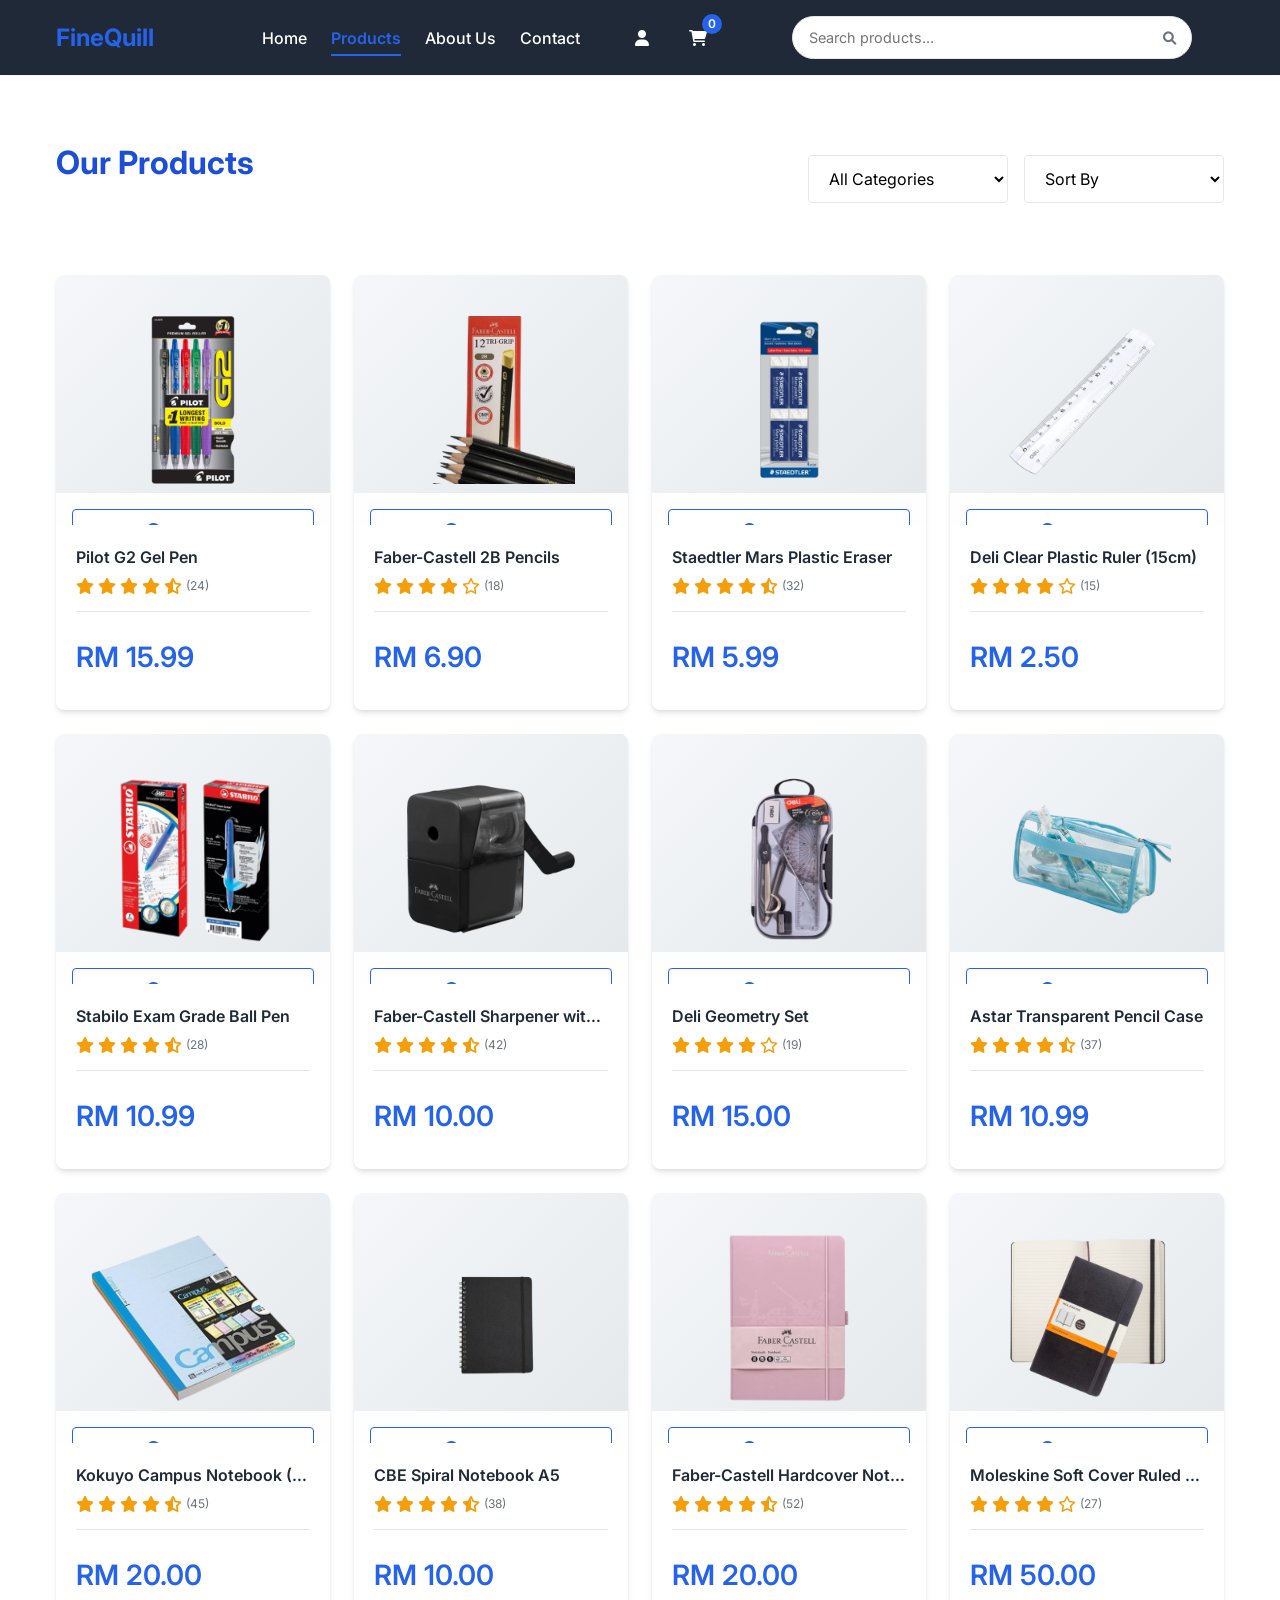
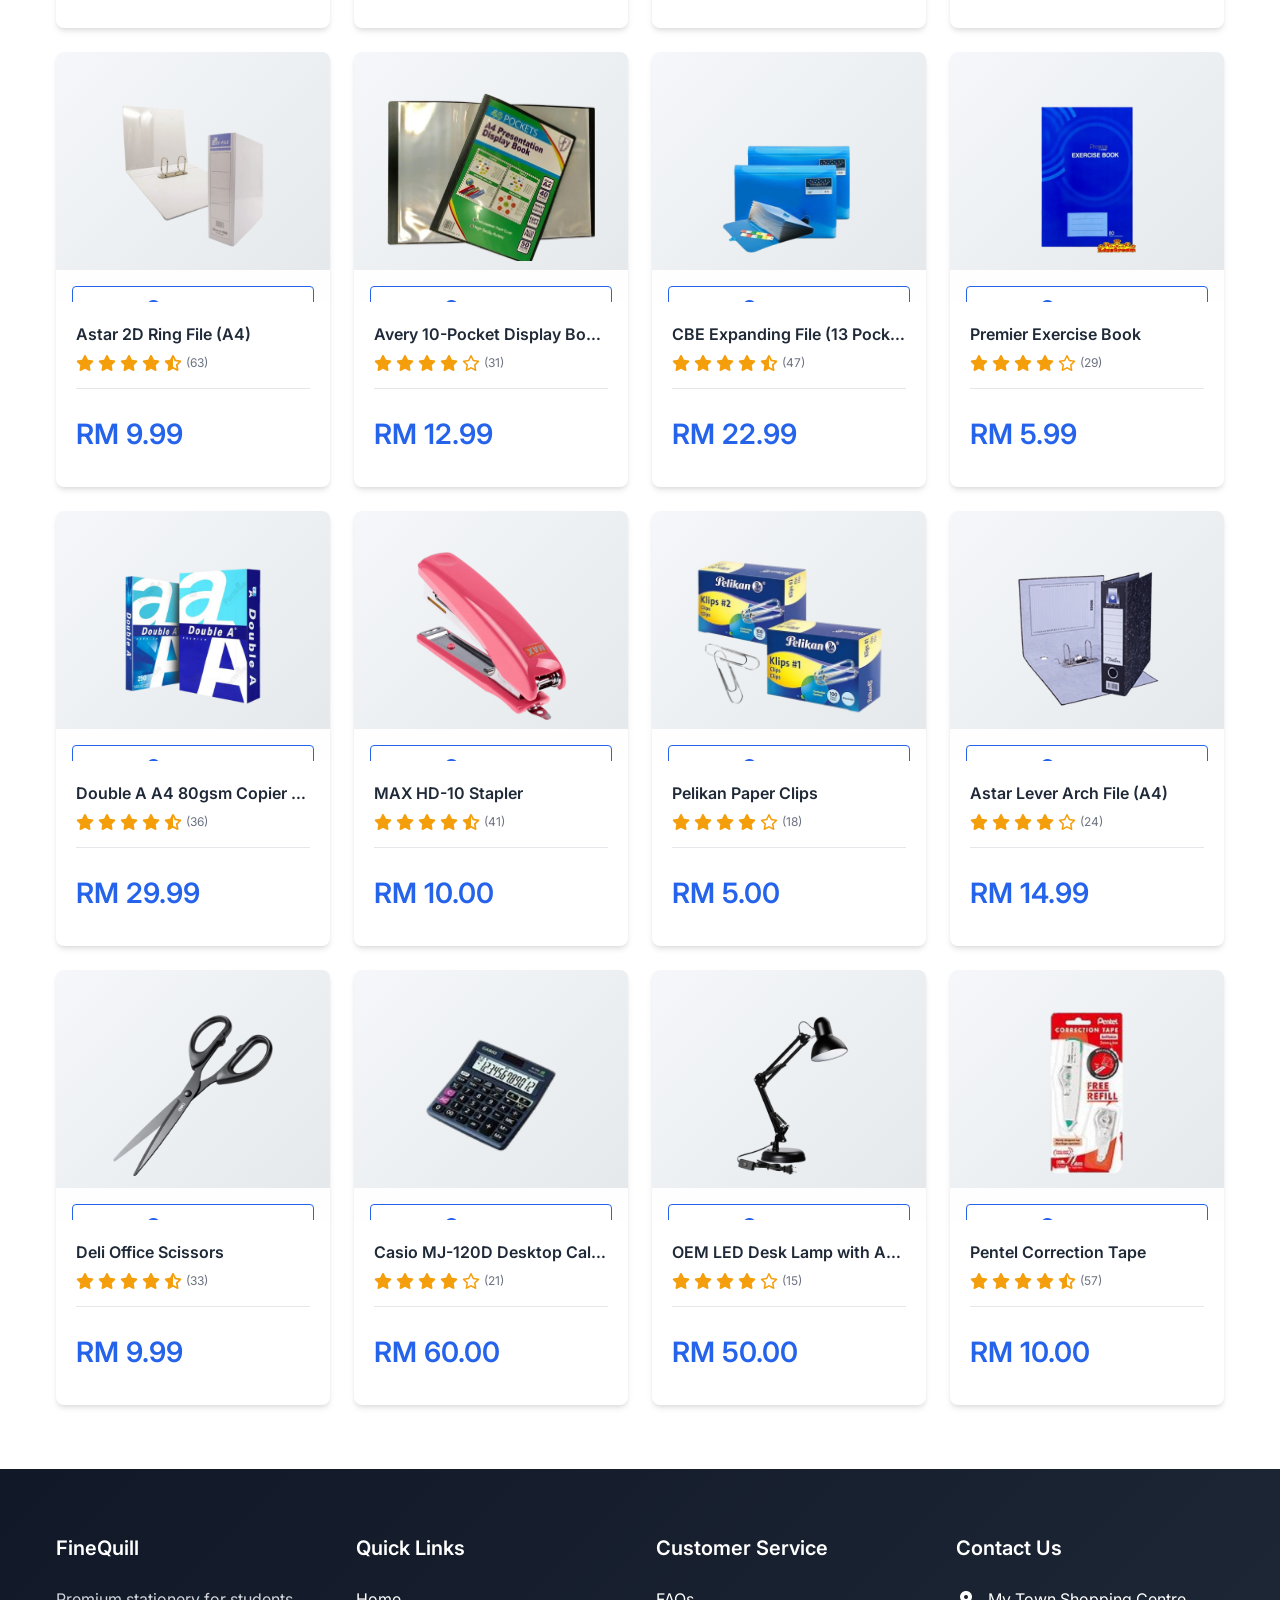
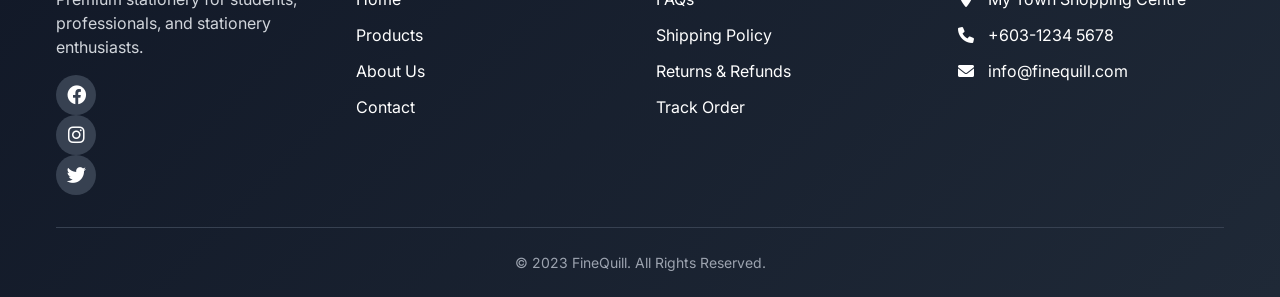
<file: products.html>
<!DOCTYPE html>
<html lang="en">
<head>
    <meta charset="UTF-8">
    <meta name="viewport" content="width=device-width, initial-scale=1.0">
    <title>Products - FineQuill</title>
    <link rel="stylesheet" href="assets/css/style.css">
    <link rel="stylesheet" href="https://cdnjs.cloudflare.com/ajax/libs/font-awesome/6.0.0-beta3/css/all.min.css">
    <link href="https://fonts.googleapis.com/css2?family=Inter:wght@400;500;600;700&display=swap" rel="stylesheet">
</head>
<body>
    <!-- Header -->
    <header>
        <div class="container">
            <div class="logo">
                <a href="index.html">
                <h1>FineQuill</h1>
            </div>
            <nav>
                <ul>
                    <li><a href="index.html">Home</a></li>
                    <li><a href="products.html" class="active">Products</a></li>
                    <li><a href="about.html">About Us</a></li>
                    <li><a href="contact.html">Contact</a></li>
                </ul>
            </nav>

            <div class="header-icons">
                <a href="dashboard.html" id="user-icon"><i class="fas fa-user"></i></a>
                <a href="cart.html"><i class="fas fa-shopping-cart"></i> <span class="cart-count">0</span></a>
            </div>

        <div class="search-container">
        <form>
            <input type="text" placeholder="Search products..." name="search">
            <button type="submit"><i class="fas fa-search"></i></button>
        </form>
        </div>
    </div>
    </header>

    
<!-- Products Section -->
<section class="products-page">
    <div class="container">
        <div class="page-header">
            <h2>Our Products</h2>
            <div class="sort-filter">
                <select id="category-filter">
                    <option value="all">All Categories</option>
                    <option value="Stationery">Writing Instruments</option>
                    <option value="notebooks">Notebooks & Files</option>
                    <option value="office">Office Essentials</option>
                </select>
                <select id="sort-by">
                    <option value="default">Sort By</option>
                    <option value="price-low">Price: Low to High</option>
                    <option value="price-high">Price: High to Low</option>
                    <option value="rating">Rating</option>
                </select>
            </div>
        </div>
        

        
        <!-- Active filters display (optional) -->
        <div class="active-filters" id="active-filters">
            <!-- Will be populated by JavaScript -->
        </div>
        
        <div class="product-grid" id="products-grid">
            <!-- Products will be loaded via JavaScript -->
        </div>
    </div>
</section>

    <!-- Footer -->
    <footer>
        <div class="container">
            <div class="footer-grid">
                <div class="footer-col">
                    <h3>FineQuill</h3>
                    <p>Premium stationery for students, professionals, and stationery enthusiasts.</p>
                    <div class="social-icons">
                        <a href="#"><i class="fab fa-facebook"></i></a>
                        <a href="#"><i class="fab fa-instagram"></i></a>
                        <a href="#"><i class="fab fa-twitter"></i></a>
                    </div>
                </div>
                <div class="footer-col">
                    <h3>Quick Links</h3>
                    <ul>
                        <li><a href="index.html">Home</a></li>
                        <li><a href="products.html">Products</a></li>
                        <li><a href="about.html">About Us</a></li>
                        <li><a href="contact.html">Contact</a></li>
                    </ul>
                </div>
                <div class="footer-col">
                    <h3>Customer Service</h3>
                    <ul>
                        <li><a href="faq.html">FAQs</a></li>
                        <li><a href="shipping-policy.html">Shipping Policy</a></li>
                        <li><a href="returns-refunds.html">Returns & Refunds</a></li>
                        <li><a href="track-order.html">Track Order</a></li>
                    </ul>
                </div>
                <div class="footer-col">
                    <h3>Contact Us</h3>
                    <ul>
                        <li><i class="fas fa-map-marker-alt"></i> My Town Shopping Centre</li>
                        <li><i class="fas fa-phone"></i> +603-1234 5678</li>
                        <li><i class="fas fa-envelope"></i> info@finequill.com</li>
                    </ul>
                </div>
            </div>
            <div class="footer-bottom">
                <p>&copy; 2023 FineQuill. All Rights Reserved.</p>
            </div>
        </div>
    </footer>

    <script src="assets/js/script.js"></script>

<script>
document.addEventListener('DOMContentLoaded', function() {
    const urlParams = new URLSearchParams(window.location.search);
    const categoryParam = urlParams.get('category');
    const searchParam = urlParams.get('search');

    let filteredProducts = products;

    // Filter by category if provided
    if (categoryParam) {
        filteredProducts = filteredProducts.filter(product => product.category === categoryParam);
        document.getElementById('category-filter').value = categoryParam;
    }

    // Filter by search if provided
    if (searchParam) {
        const searchTerm = searchParam.toLowerCase();
        filteredProducts = filteredProducts.filter(product =>
            product.name.toLowerCase().includes(searchTerm) ||
            product.description.toLowerCase().includes(searchTerm) ||
            product.category.toLowerCase().includes(searchTerm)
        );
    }

    displayProducts(filteredProducts, 'products-grid');
    updateCartCount();

    // Category filter dropdown
    document.getElementById('category-filter').addEventListener('change', function() {
        const category = this.value;
        let filtered = products;
        
        if (category !== 'all') {
            filtered = products.filter(product => product.category === category);
        }
        
        displayProducts(filtered, 'products-grid');
    });

    // Sort filter dropdown
    document.getElementById('sort-by').addEventListener('change', function() {
        const sortValue = this.value;
        let sortedProducts = [...products];
        
        if (sortValue === 'price-low') {
            sortedProducts.sort((a, b) => a.price - b.price);
        } else if (sortValue === 'price-high') {
            sortedProducts.sort((a, b) => b.price - a.price);
        } else if (sortValue === 'rating') {
            sortedProducts.sort((a, b) => b.rating - a.rating);
        }
        
        displayProducts(sortedProducts, 'products-grid');
    });
});
</script>
</body>
</html>
</file>
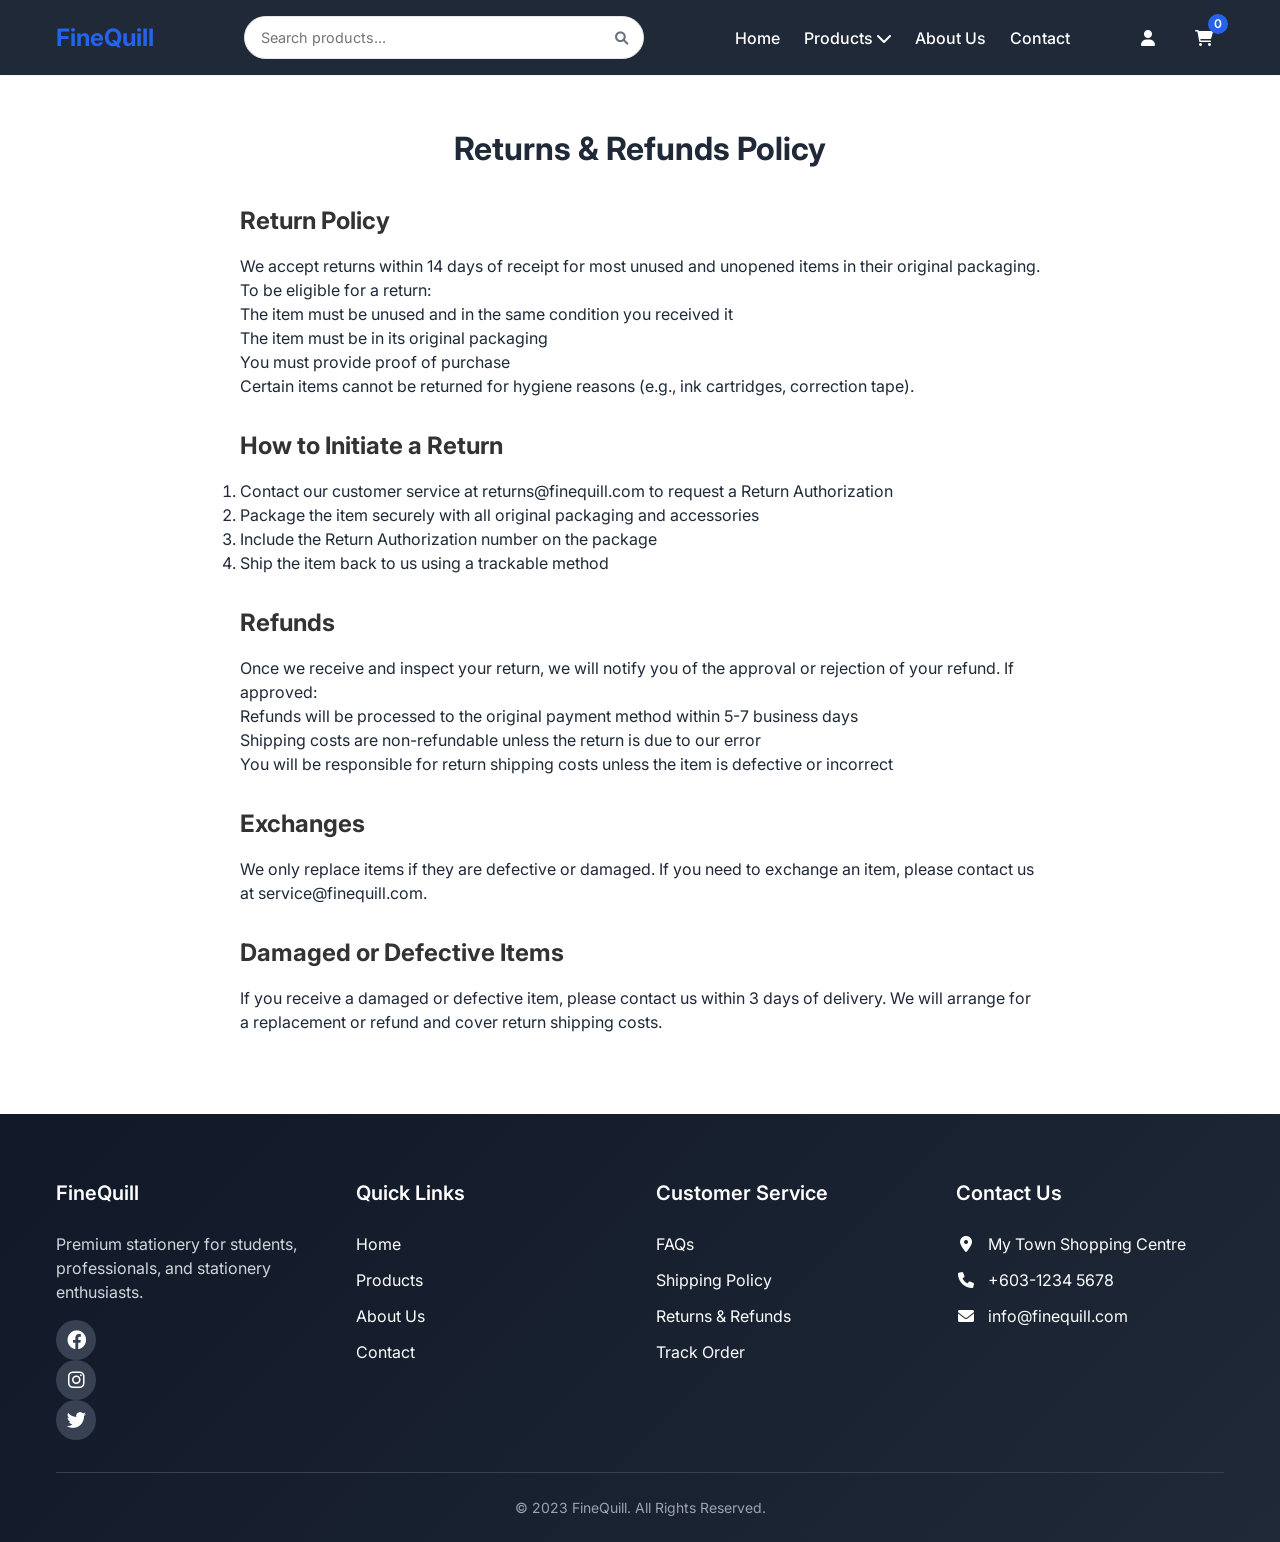
<file: returns-refunds.html>
<!DOCTYPE html>
<html lang="en">
<head>
    <meta charset="UTF-8">
    <meta name="viewport" content="width=device-width, initial-scale=1.0">
    <title>Returns & Refunds Policy - FineQuill</title>
    <link rel="stylesheet" href="assets/css/style.css">
    <link rel="stylesheet" href="https://cdnjs.cloudflare.com/ajax/libs/font-awesome/6.0.0-beta3/css/all.min.css">
    <link href="https://fonts.googleapis.com/css2?family=Inter:wght@400;500;600;700&display=swap" rel="stylesheet">
</head>
<body>
    <!-- Header (same as index.html) -->
    <header>
        <div class="container">
            <div class="logo">
                <a href="index.html">
                    <h1>FineQuill</h1>
                </a>
            </div>
            
            <div class="search-container">
                <form action="products.html" method="get">
                    <input type="text" placeholder="Search products..." name="search" id="searchInput">
                    <button type="submit"><i class="fas fa-search"></i></button>
                </form>
            </div>
            
            <nav>
                <ul>
                    <li><a href="index.html">Home</a></li>
                    <li class="dropdown">
                        <a href="products.html">Products <i class="fas fa-chevron-down"></i></a>
                        <div class="dropdown-content">
                            <a href="products.html?category=Stationery">Writing Instruments</a>
                            <a href="products.html?category=notebooks">Notebooks & Files</a>
                            <a href="products.html?category=office">Office Essentials</a>
                        </div>
                    </li>
                    <li><a href="about.html">About Us</a></li>
                    <li><a href="contact.html">Contact</a></li>
                </ul>
            </nav>
            
            <div class="header-icons">
                <a href="dashboard.html" id="user-icon"><i class="fas fa-user"></i></a>
                <a href="cart.html"><i class="fas fa-shopping-cart"></i> <span class="cart-count">0</span></a>
            </div>
        </div>
    </header>

    <!-- Main Content -->
    <main class="policy-page">
        <div class="container">
            <h1>Returns & Refunds Policy</h1>
            <div class="policy-content">
                <section>
                    <h2>Return Policy</h2>
                    <p>We accept returns within 14 days of receipt for most unused and unopened items in their original packaging. To be eligible for a return:</p>
                    <ul>
                        <li>The item must be unused and in the same condition you received it</li>
                        <li>The item must be in its original packaging</li>
                        <li>You must provide proof of purchase</li>
                    </ul>
                    <p>Certain items cannot be returned for hygiene reasons (e.g., ink cartridges, correction tape).</p>
                </section>

                <section>
                    <h2>How to Initiate a Return</h2>
                    <ol>
                        <li>Contact our customer service at returns@finequill.com to request a Return Authorization</li>
                        <li>Package the item securely with all original packaging and accessories</li>
                        <li>Include the Return Authorization number on the package</li>
                        <li>Ship the item back to us using a trackable method</li>
                    </ol>
                </section>

                <section>
                    <h2>Refunds</h2>
                    <p>Once we receive and inspect your return, we will notify you of the approval or rejection of your refund. If approved:</p>
                    <ul>
                        <li>Refunds will be processed to the original payment method within 5-7 business days</li>
                        <li>Shipping costs are non-refundable unless the return is due to our error</li>
                        <li>You will be responsible for return shipping costs unless the item is defective or incorrect</li>
                    </ul>
                </section>

                <section>
                    <h2>Exchanges</h2>
                    <p>We only replace items if they are defective or damaged. If you need to exchange an item, please contact us at <a href="mailto:service@finequill.com">service@finequill.com</a>.</p>
                </section>

                <section>
                    <h2>Damaged or Defective Items</h2>
                    <p>If you receive a damaged or defective item, please contact us within 3 days of delivery. We will arrange for a replacement or refund and cover return shipping costs.</p>
                </section>
            </div>
        </div>
    </main>

    <!-- Footer (same as index.html) -->
    <footer>
        <div class="container">
            <div class="footer-grid">
                <div class="footer-col">
                    <h3>FineQuill</h3>
                    <p>Premium stationery for students, professionals, and stationery enthusiasts.</p>
                    <div class="social-icons">
                        <a href="#"><i class="fab fa-facebook"></i></a>
                        <a href="#"><i class="fab fa-instagram"></i></a>
                        <a href="#"><i class="fab fa-twitter"></i></a>
                    </div>
                </div>
                <div class="footer-col">
                    <h3>Quick Links</h3>
                    <ul>
                        <li><a href="index.html">Home</a></li>
                        <li><a href="products.html">Products</a></li>
                        <li><a href="about.html">About Us</a></li>
                        <li><a href="contact.html">Contact</a></li>
                    </ul>
                </div>
                <div class="footer-col">
                    <h3>Customer Service</h3>
                    <ul>
                        <li><a href="faq.html">FAQs</a></li>
                        <li><a href="shipping-policy.html">Shipping Policy</a></li>
                        <li><a href="returns-refunds.html">Returns & Refunds</a></li>
                        <li><a href="track-order.html">Track Order</a></li>
                    </ul>
                </div>
                <div class="footer-col">
                    <h3>Contact Us</h3>
                    <ul>
                        <li><i class="fas fa-map-marker-alt"></i> My Town Shopping Centre</li>
                        <li><i class="fas fa-phone"></i> +603-1234 5678</li>
                        <li><i class="fas fa-envelope"></i> info@finequill.com</li>
                    </ul>
                </div>
            </div>
            <div class="footer-bottom">
                <p>&copy; 2023 FineQuill. All Rights Reserved.</p>
            </div>
        </div>
    </footer>

    <script src="assets/js/script.js"></script>
</body>
</html>
</file>
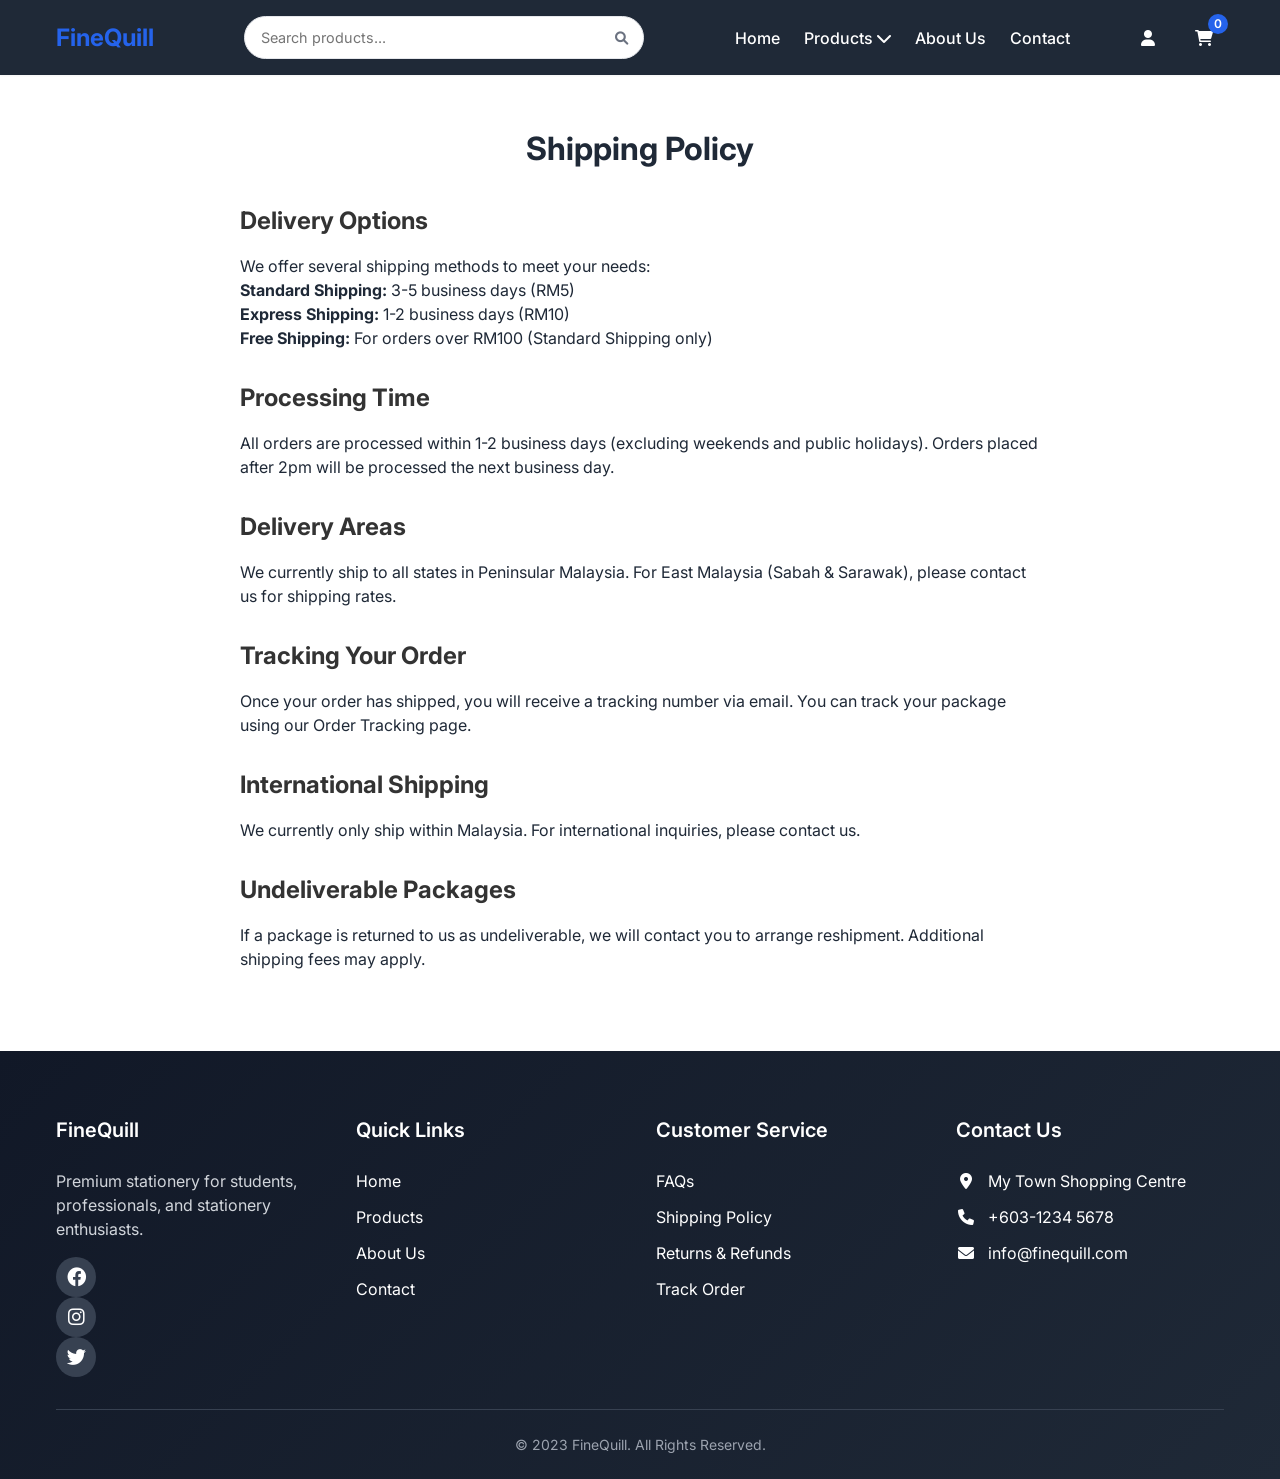
<file: shipping-policy.html>
<!DOCTYPE html>
<html lang="en">
<head>
    <meta charset="UTF-8">
    <meta name="viewport" content="width=device-width, initial-scale=1.0">
    <title>Shipping Policy - FineQuill</title>
    <link rel="stylesheet" href="assets/css/style.css">
    <link rel="stylesheet" href="https://cdnjs.cloudflare.com/ajax/libs/font-awesome/6.0.0-beta3/css/all.min.css">
    <link href="https://fonts.googleapis.com/css2?family=Inter:wght@400;500;600;700&display=swap" rel="stylesheet">
</head>
<body>
    <!-- Header (same as index.html) -->
    <header>
        <div class="container">
            <div class="logo">
                <a href="index.html">
                    <h1>FineQuill</h1>
                </a>
            </div>
            
            <div class="search-container">
                <form action="products.html" method="get">
                    <input type="text" placeholder="Search products..." name="search" id="searchInput">
                    <button type="submit"><i class="fas fa-search"></i></button>
                </form>
            </div>
            
            <nav>
                <ul>
                    <li><a href="index.html">Home</a></li>
                    <li class="dropdown">
                        <a href="products.html">Products <i class="fas fa-chevron-down"></i></a>
                        <div class="dropdown-content">
                            <a href="products.html?category=Stationery">Writing Instruments</a>
                            <a href="products.html?category=notebooks">Notebooks & Files</a>
                            <a href="products.html?category=office">Office Essentials</a>
                        </div>
                    </li>
                    <li><a href="about.html">About Us</a></li>
                    <li><a href="contact.html">Contact</a></li>
                </ul>
            </nav>
            
            <div class="header-icons">
                <a href="dashboard.html" id="user-icon"><i class="fas fa-user"></i></a>
                <a href="cart.html"><i class="fas fa-shopping-cart"></i> <span class="cart-count">0</span></a>
            </div>
        </div>
    </header>

    <!-- Main Content -->
    <main class="policy-page">
        <div class="container">
            <h1>Shipping Policy</h1>
            <div class="policy-content">
                <section>
                    <h2>Delivery Options</h2>
                    <p>We offer several shipping methods to meet your needs:</p>
                    <ul>
                        <li><strong>Standard Shipping:</strong> 3-5 business days (RM5)</li>
                        <li><strong>Express Shipping:</strong> 1-2 business days (RM10)</li>
                        <li><strong>Free Shipping:</strong> For orders over RM100 (Standard Shipping only)</li>
                    </ul>
                </section>

                <section>
                    <h2>Processing Time</h2>
                    <p>All orders are processed within 1-2 business days (excluding weekends and public holidays). Orders placed after 2pm will be processed the next business day.</p>
                </section>

                <section>
                    <h2>Delivery Areas</h2>
                    <p>We currently ship to all states in Peninsular Malaysia. For East Malaysia (Sabah & Sarawak), please contact us for shipping rates.</p>
                </section>

                <section>
                    <h2>Tracking Your Order</h2>
                    <p>Once your order has shipped, you will receive a tracking number via email. You can track your package using our <a href="track-order.html">Order Tracking</a> page.</p>
                </section>

                <section>
                    <h2>International Shipping</h2>
                    <p>We currently only ship within Malaysia. For international inquiries, please <a href="contact.html">contact us</a>.</p>
                </section>

                <section>
                    <h2>Undeliverable Packages</h2>
                    <p>If a package is returned to us as undeliverable, we will contact you to arrange reshipment. Additional shipping fees may apply.</p>
                </section>
            </div>
        </div>
    </main>

    <!-- Footer (same as index.html) -->
    <footer>
        <div class="container">
            <div class="footer-grid">
                <div class="footer-col">
                    <h3>FineQuill</h3>
                    <p>Premium stationery for students, professionals, and stationery enthusiasts.</p>
                    <div class="social-icons">
                        <a href="#"><i class="fab fa-facebook"></i></a>
                        <a href="#"><i class="fab fa-instagram"></i></a>
                        <a href="#"><i class="fab fa-twitter"></i></a>
                    </div>
                </div>
                <div class="footer-col">
                    <h3>Quick Links</h3>
                    <ul>
                        <li><a href="index.html">Home</a></li>
                        <li><a href="products.html">Products</a></li>
                        <li><a href="about.html">About Us</a></li>
                        <li><a href="contact.html">Contact</a></li>
                    </ul>
                </div>
                <div class="footer-col">
                    <h3>Customer Service</h3>
                    <ul>
                        <li><a href="faq.html">FAQs</a></li>
                        <li><a href="shipping-policy.html">Shipping Policy</a></li>
                        <li><a href="returns-refunds.html">Returns & Refunds</a></li>
                        <li><a href="track-order.html">Track Order</a></li>
                    </ul>
                </div>
                <div class="footer-col">
                    <h3>Contact Us</h3>
                    <ul>
                        <li><i class="fas fa-map-marker-alt"></i> My Town Shopping Centre</li>
                        <li><i class="fas fa-phone"></i> +603-1234 5678</li>
                        <li><i class="fas fa-envelope"></i> info@finequill.com</li>
                    </ul>
                </div>
            </div>
            <div class="footer-bottom">
                <p>&copy; 2023 FineQuill. All Rights Reserved.</p>
            </div>
        </div>
    </footer>

    <script src="assets/js/script.js"></script>
</body>
</html>
</file>
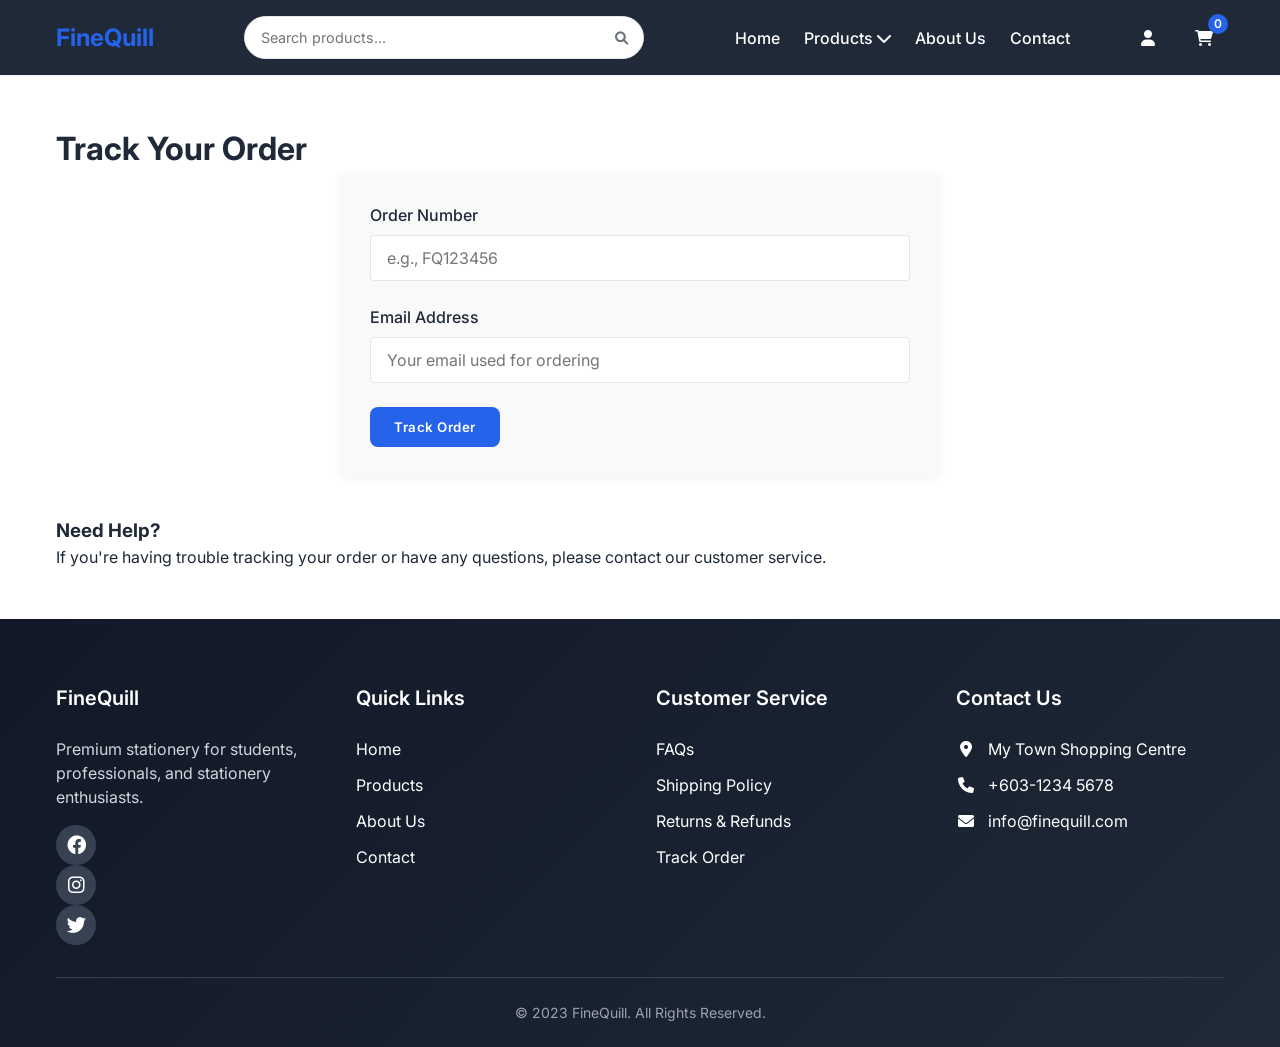
<file: track-order.html>
<!DOCTYPE html>
<html lang="en">
<head>
    <meta charset="UTF-8">
    <meta name="viewport" content="width=device-width, initial-scale=1.0">
    <title>Track Your Order - FineQuill</title>
    <link rel="stylesheet" href="assets/css/style.css">
    <link rel="stylesheet" href="https://cdnjs.cloudflare.com/ajax/libs/font-awesome/6.0.0-beta3/css/all.min.css">
    <link href="https://fonts.googleapis.com/css2?family=Inter:wght@400;500;600;700&display=swap" rel="stylesheet">
</head>
<body>
    <!-- Header (same as index.html) -->
    <header>
        <div class="container">
            <div class="logo">
                <a href="index.html">
                    <h1>FineQuill</h1>
                </a>
            </div>
            
            <div class="search-container">
                <form action="products.html" method="get">
                    <input type="text" placeholder="Search products..." name="search" id="searchInput">
                    <button type="submit"><i class="fas fa-search"></i></button>
                </form>
            </div>
            
            <nav>
                <ul>
                    <li><a href="index.html">Home</a></li>
                    <li class="dropdown">
                        <a href="products.html">Products <i class="fas fa-chevron-down"></i></a>
                        <div class="dropdown-content">
                            <a href="products.html?category=Stationery">Writing Instruments</a>
                            <a href="products.html?category=notebooks">Notebooks & Files</a>
                            <a href="products.html?category=office">Office Essentials</a>
                        </div>
                    </li>
                    <li><a href="about.html">About Us</a></li>
                    <li><a href="contact.html">Contact</a></li>
                </ul>
            </nav>
            
            <div class="header-icons">
                <a href="dashboard.html" id="user-icon"><i class="fas fa-user"></i></a>
                <a href="cart.html"><i class="fas fa-shopping-cart"></i> <span class="cart-count">0</span></a>
            </div>
        </div>
    </header>

    <!-- Main Content -->
    <main class="track-order-page">
        <div class="container">
            <h1>Track Your Order</h1>
            <div class="track-order-form">
                <form id="tracking-form">
                    <div class="form-group">
                        <label for="order-number">Order Number</label>
                        <input type="text" id="order-number" name="order-number" placeholder="e.g., FQ123456" required>
                    </div>
                    <div class="form-group">
                        <label for="email">Email Address</label>
                        <input type="email" id="email" name="email" placeholder="Your email used for ordering" required>
                    </div>
                    <button type="submit" class="btn">Track Order</button>
                </form>
            </div>

            <div class="tracking-results" id="tracking-results" style="display: none;">
                <h2>Order Status</h2>
                <div class="order-summary">
                    <div class="order-info">
                        <p><strong>Order Number:</strong> <span id="display-order-number">FQ123456</span></p>
                        <p><strong>Order Date:</strong> <span id="display-order-date">15 October 2023</span></p>
                        <p><strong>Shipping Method:</strong> <span id="display-shipping-method">Standard Shipping</span></p>
                    </div>
                </div>

                <div class="tracking-progress">
                    <div class="progress-bar">
                        <div class="progress-step completed">
                            <div class="step-icon"><i class="fas fa-check"></i></div>
                            <div class="step-label">Order Placed</div>
                        </div>
                        <div class="progress-step completed">
                            <div class="step-icon"><i class="fas fa-check"></i></div>
                            <div class="step-label">Processing</div>
                        </div>
                        <div class="progress-step active">
                            <div class="step-icon"><i class="fas fa-truck"></i></div>
                            <div class="step-label">Shipped</div>
                        </div>
                        <div class="progress-step">
                            <div class="step-icon"><i class="fas fa-home"></i></div>
                            <div class="step-label">Delivered</div>
                        </div>
                    </div>
                </div>

                <div class="tracking-details">
                    <h3>Tracking History</h3>
                    <ul class="tracking-events">
                        <li>
                            <div class="event-date">17 Oct 2023 - 10:30 AM</div>
                            <div class="event-description">Package has left our facility</div>
                        </li>
                        <li>
                            <div class="event-date">16 Oct 2023 - 3:15 PM</div>
                            <div class="event-description">Order processed and ready for shipment</div>
                        </li>
                        <li>
                            <div class="event-date">15 Oct 2023 - 2:05 PM</div>
                            <div class="event-description">Order received and confirmed</div>
                        </li>
                    </ul>
                </div>

                <div class="shipping-info">
                    <h3>Shipping Information</h3>
                    <div class="shipping-address">
                        <p><strong>Estimated Delivery Date:</strong> 20 October 2023</p>
                        <p><strong>Courier:</strong> PosLaju</p>
                        <p><strong>Tracking Number:</strong> EM123456789MY</p>
                    </div>
                </div>
            </div>

            <div class="need-help">
                <h3>Need Help?</h3>
                <p>If you're having trouble tracking your order or have any questions, please <a href="contact.html">contact our customer service</a>.</p>
            </div>
        </div>
    </main>

    <!-- Footer (same as index.html) -->
    <footer>
        <div class="container">
            <div class="footer-grid">
                <div class="footer-col">
                    <h3>FineQuill</h3>
                    <p>Premium stationery for students, professionals, and stationery enthusiasts.</p>
                    <div class="social-icons">
                        <a href="#"><i class="fab fa-facebook"></i></a>
                        <a href="#"><i class="fab fa-instagram"></i></a>
                        <a href="#"><i class="fab fa-twitter"></i></a>
                    </div>
                </div>
                <div class="footer-col">
                    <h3>Quick Links</h3>
                    <ul>
                        <li><a href="index.html">Home</a></li>
                        <li><a href="products.html">Products</a></li>
                        <li><a href="about.html">About Us</a></li>
                        <li><a href="contact.html">Contact</a></li>
                    </ul>
                </div>
                <div class="footer-col">
                    <h3>Customer Service</h3>
                    <ul>
                        <li><a href="faq.html">FAQs</a></li>
                        <li><a href="shipping-policy.html">Shipping Policy</a></li>
                        <li><a href="returns-refunds.html">Returns & Refunds</a></li>
                        <li><a href="track-order.html">Track Order</a></li>
                    </ul>
                </div>
                <div class="footer-col">
                    <h3>Contact Us</h3>
                    <ul>
                        <li><i class="fas fa-map-marker-alt"></i> My Town Shopping Centre</li>
                        <li><i class="fas fa-phone"></i> +603-1234 5678</li>
                        <li><i class="fas fa-envelope"></i> info@finequill.com</li>
                    </ul>
                </div>
            </div>
            <div class="footer-bottom">
                <p>&copy; 2023 FineQuill. All Rights Reserved.</p>
            </div>
        </div>
    </footer>

    <script src="assets/js/script.js"></script>
    <script>
        // Simple tracking form functionality
        document.getElementById('tracking-form').addEventListener('submit', function(e) {
            e.preventDefault();
            document.getElementById('tracking-results').style.display = 'block';
            // In a real implementation, you would fetch tracking info from your server here
        });
    </script>
</body>
</html>
</file>
<file: assets/css/style.css>
/* Base Styles */
:root {
    --primary-color: #2563eb;
    --primary-dark: #1d4ed8;
    --primary-light: #3b82f6;
    --secondary-color: #1e40af;
    --accent-color: #60a5fa;
    --text-color: #1f2937;
    --text-light: #6b7280;
    --bg-color: #ffffff;
    --bg-light: #f9fafb;
    --border-color: #e5e7eb;
    --success-color: #10b981;
    --error-color: #ef4444;
    --warning-color: #f59e0b;
    --shadow-sm: 0 1px 2px 0 rgba(0, 0, 0, 0.05);
    --shadow: 0 4px 6px -1px rgba(0, 0, 0, 0.1), 0 2px 4px -1px rgba(0, 0, 0, 0.06);
    --shadow-md: 0 10px 15px -3px rgba(0, 0, 0, 0.1), 0 4px 6px -2px rgba(0, 0, 0, 0.05);
    --shadow-lg: 0 20px 25px -5px rgba(0, 0, 0, 0.1), 0 10px 10px -5px rgba(0, 0, 0, 0.04);
    --radius-sm: 0.25rem;
    --radius: 0.5rem;
    --radius-lg: 0.75rem;
    --radius-full: 9999px;
}

* {
    margin: 0;
    padding: 0;
    box-sizing: border-box;
}

body {
    font-family: 'Inter', sans-serif;
    color: var(--text-color);
    background-color: var(--bg-color);
    line-height: 1.5;
    position: relative;
}

a {
    text-decoration: none;
    color: inherit;
}

img {
    max-width: 100%;
    height: auto;
}

ul {
    list-style: none;
}

button, input, textarea, select {
    font-family: inherit;
}

.container {
    width: 100%;
    max-width: 1200px;
    margin: 0 auto;
    padding: 0 1rem;
}

.btn {
    display: inline-block;
    padding: 0.75rem 1.5rem;
    background-color: var(--primary-color);
    color: white;
    border: none;
    border-radius: var(--radius);
    font-weight: 600;
    cursor: pointer;
    transition: all 0.3s ease;
    text-align: center;
    position: relative;
    overflow: hidden;
    letter-spacing: 0.5px;
}

.btn:hover {
    background-color: var(--primary-dark);
    transform: translateY(-2px);
    box-shadow: var(--shadow-lg);
}

.btn:active {
    transform: translateY(0);
}

.btn:after {
    content: "";
    position: absolute;
    top: 0;
    left: -100%;
    width: 100%;
    height: 100%;
    background: rgba(255,255,255,0.2);
    transition: all 0.3s;
}

.btn:hover:after {
    left: 100%;
}

.btn-outline {
    background-color: transparent;
    border: 1px solid var(--primary-color);
    color: var(--primary-color);
}

.btn-outline:hover {
    background-color: var(--primary-color);
    color: white;
}

.btn-primary {
    background: linear-gradient(135deg, var(--primary-color) 0%, var(--primary-dark) 100%);
}

/* Header Styles */
header {
    background-color: #1f2937;
    color: white;
    box-shadow: var(--shadow-sm);
    position: sticky;
    top: 0;
    z-index: 100;
    transition: all 0.3s;
}

.header-scrolled {
    background-color: rgba(31, 41, 55, 0.98);
    box-shadow: 0 4px 12px rgba(0,0,0,0.1);
}

header .container {
    display: flex;
    justify-content: space-between;
    align-items: center;
    padding: 1rem;
}


.logo h1 {
    font-size: 1.5rem;
    font-weight: 700;
    color: var(--primary-color);
    transition: all 0.3s;
}

.logo h1:hover {
    transform: scale(1.05);
}

nav ul {
    display: flex;
    gap: 1.5rem;
}

nav ul li a {
    font-weight: 500;
    padding: 0.5rem 0;
    position: relative;
    transition: color 0.2s ease;
}

nav ul li a:hover {
    color: var(--primary-color);
}

nav ul li a.active {
    color: var(--primary-color);
    font-weight: 600;
}

nav ul li a.active::after {
    content: '';
    position: absolute;
    bottom: 0;
    left: 0;
    width: 100%;
    height: 2px;
    background-color: var(--primary-color);
}

.header-icons {
    display: flex;
    gap: 1rem;
}

.header-icons a {
    display: flex;
    align-items: center;
    justify-content: center;
    width: 2.5rem;
    height: 2.5rem;
    border-radius: 50%;
    transition: all 0.3s ease;
    position: relative;
}

.header-icons a:hover {
    background-color: var(--bg-light);
    color: var(--primary-color);
}

.header-icons a.active {
    background-color: var(--primary-color);
    color: white;
}

.cart-count {
    position: absolute;
    top: -0.25rem;
    right: -0.25rem;
    background-color: var(--primary-color);
    color: white;
    border-radius: 50%;
    width: 1.25rem;
    height: 1.25rem;
    display: flex;
    align-items: center;
    justify-content: center;
    font-size: 0.75rem;
    font-weight: 600;
    animation: pulse 0.5s ease;
}

.cart-count.has-items {
    background-color: var(--success-color);
}

/* Add to your style.css */
/* Search Bar */
.search-container {
    flex: 1;
    max-width: 400px;
    margin: 0 2rem;
}

.search-container form {
    display: flex;
    position: relative;
}

.search-container input {
    width: 100%;
    padding: 0.75rem 1rem;
    border: 1px solid var(--border-color);
    border-radius: 50px;
    font-size: 0.9rem;
    padding-right: 40px;
}

.search-container button {
    position: absolute;
    right: 0;
    top: 0;
    height: 100%;
    background: none;
    border: none;
    padding: 0 1rem;
    color: var(--text-light);
    cursor: pointer;
}

/* Dropdown Menu */
.dropdown {
    position: relative;
}

.dropdown-content {
    display: none;
    position: absolute;
    background-color: white;
    min-width: 200px;
    box-shadow: var(--shadow-md);
    border-radius: var(--radius);
    z-index: 100;
    padding: 0.5rem 0;
}

.dropdown:hover .dropdown-content {
    display: block;
}

.dropdown-content a {
    display: block;
    padding: 0.75rem 1.5rem;
    color: var(--text-color);
    transition: all 0.2s;
}

.dropdown-content a:hover {
    background-color: var(--bg-light);
    color: var(--primary-color);
}

/* Breadcrumbs */
.breadcrumbs {
    padding: 1rem 0;
    font-size: 0.9rem;
    color: var(--text-light);
}

.breadcrumbs a {
    color: var(--text-light);
    text-decoration: none;
}

.breadcrumbs a:hover {
    color: var(--primary-color);
}

.breadcrumbs span {
    margin: 0 0.5rem;
    color: var(--border-color);
}

@media (max-width: 768px) {
    .search-container {
        order: 3;
        width: 100%;
        max-width: 100%;
        margin: 1rem 0;
    }
    
    nav ul {
        flex-direction: column;
        position: fixed;
        top: 80px;
        left: -100%;
        width: 80%;
        height: calc(100vh - 80px);
        background-color: white;
        box-shadow: var(--shadow-lg);
        transition: all 0.3s;
        z-index: 99;
        padding: 1rem;
    }
    
    nav ul.show {
        left: 0;
    }
    
    .dropdown-content {
        position: static;
        box-shadow: none;
        display: none;
        padding-left: 1rem;
    }
    
    .dropdown:hover .dropdown-content {
        display: none;
    }
    
    .dropdown.active .dropdown-content {
        display: block;
    }
    
    /* Mobile menu toggle button */
    .mobile-menu-toggle {
        display: block;
        background: none;
        border: none;
        font-size: 1.5rem;
        color: white;
        cursor: pointer;
    }
}

/* Hero Section */
.hero {
  position: relative;
  height: 80vh; /* Adjust height as needed */
  min-height: 500px;
  max-height: 800px;
  overflow: hidden;
  width: 100%;
}

.hero-slider {
  position: relative;
  width: 100%;
  height: 100%;
}

.slide {
  position: absolute;
  width: 100%;
  height: 100%;
  opacity: 0;
  transition: opacity 1s ease;
  z-index: 1;
}

.slide.active {
  opacity: 1;
  z-index: 2;
}

.slide img {
  width: 100%;
  height: 100%;
  object-fit: cover;
  object-position: center;
}

/* Text Overlay */
.hero-content {
  position: absolute;
  top: 0;
  left: 0;
  width: 100%;
  height: 100%;
  display: flex;
  align-items: center;
  justify-content: center;
  text-align: center;
  z-index: 3;
  color: #ffffff;
  text-shadow: 2px 2px 8px rgba(0, 0, 0, 0.7);
}

.hero-content .container {
  padding: 0 1rem;
  animation: fadeIn 1s ease-out;
}

.hero-content h1 {
  font-size: 3rem;
  margin-bottom: 1rem;
  font-weight: 700;
}

.hero-content p {
  font-size: 1.5rem;
  margin-bottom: 1.5rem;
}

.hero-content .btn {
  font-size: 1.2rem;
  padding: 0.8rem 2rem;
  background-color: #1e40af;
  color: white;
  text-decoration: none;
  border-radius: 5px;
  transition: background 0.3s ease;
}

.hero-content .btn:hover {
  background-color: #3b82f6;
}

/* Slider Controls */
.slider-prev, .slider-next {
  position: absolute;
  top: 50%;
  transform: translateY(-50%);
  background: rgba(255, 255, 255, 0.4);
  border: none;
  color: #000;
  font-size: 1.5rem;
  padding: 1rem;
  cursor: pointer;
  z-index: 4;
  border-radius: 50%;
  transition: all 0.3s ease;
}

.slider-prev:hover, .slider-next:hover {
  background: rgba(255, 255, 255, 0.7);
}

.slider-prev { left: 20px; }
.slider-next { right: 20px; }

/* Slider Dots */
.slider-dots {
  position: absolute;
  bottom: 20px;
  left: 50%;
  transform: translateX(-50%);
  display: flex;
  gap: 10px;
  z-index: 4;
}

.dot {
  width: 12px;
  height: 12px;
  border-radius: 50%;
  background: rgba(255,255,255,0.5);
  cursor: pointer;
  transition: all 0.3s ease;
}

.dot.active {
  background: white;
}

/* Responsive Adjustments */
@media (max-width: 768px) {
  .hero {
    height: 60vh;
    min-height: 400px;
  }
  
  .hero-content h1 {
    font-size: 2rem;
  }
  
  .hero-content p {
    font-size: 1.2rem;
  }
}

@media (max-width: 480px) {
  .hero {
    height: 50vh;
    min-height: 300px;
  }
  
  .hero-content h1 {
    font-size: 1.8rem;
  }
  
  .hero-content p {
    font-size: 1rem;
  }
  
  .hero-content .btn {
    font-size: 1rem;
    padding: 0.6rem 1.5rem;
  }
}




/* Categories Section */
.categories {
    padding: 4rem 0;
}

.categories h2 {
    text-align: center;
    font-size: 2rem;
    margin-bottom: 2rem;
    font-weight: 700;
    color: var(--primary-dark);
}

.category-grid {
    display: grid;
    grid-template-columns: repeat(3, 1fr);
    gap: 1.5rem;
}

.category-card {
    background-color: white;
    border-radius: var(--radius);
    overflow: hidden;
    box-shadow: var(--shadow);
    transition: all 0.3s cubic-bezier(0.25, 0.8, 0.25, 1);
    cursor: pointer;
    animation: fadeIn 0.5s ease-out;
}

.category-card:hover {
    transform: translateY(-10px);
    box-shadow: 0 14px 28px rgba(0,0,0,0.1), 0 10px 10px rgba(0,0,0,0.08);
}

.category-card img {
    width: 100%;
    height: 200px;
    object-fit: cover;
    transition: transform 0.5s ease;
}

.category-card:hover img {
    transform: scale(1.05);
}

.category-card h3 {
    padding: 1rem;
    text-align: center;
    font-weight: 600;
}

/* Products Section */

/* Products Page Filter Section */
.products-page {
    padding: 4rem 0;
}

.page-header {
    display: flex;
    justify-content: space-between;
    align-items: center;
    margin-bottom: 2rem;
    flex-wrap: wrap;
    gap: 1rem;
}

.page-header h2 {
    font-size: 2rem;
    color: var(--primary-dark);
    margin: 0;
}

.sort-filter {
    display: flex;
    gap: 1rem;
    flex-wrap: wrap;
}

.sort-filter select {
    padding: 0.75rem 1rem;
    border: 1px solid var(--border-color);
    border-radius: var(--radius-sm);
    font-size: 1rem;
    background-color: white;
    cursor: pointer;
    transition: all 0.3s ease;
    min-width: 200px;
}

.sort-filter select:focus {
    outline: none;
    border-color: var(--primary-color);
    box-shadow: 0 0 0 3px rgba(37, 99, 235, 0.1);
}

.category-tags {
    display: flex;
    gap: 0.75rem;
    margin-bottom: 1.5rem;
    flex-wrap: wrap;
}

.category-tag {
    padding: 0.5rem 1rem;
    background-color: var(--bg-light);
    border-radius: var(--radius);
    font-size: 0.875rem;
    font-weight: 500;
    cursor: pointer;
    transition: all 0.3s ease;
    border: 1px solid var(--border-color);
}

.category-tag:hover {
    background-color: var(--primary-light);
    color: white;
    border-color: var(--primary-light);
}

.category-tag.active {
    background-color: var(--primary-color);
    color: white;
    border-color: var(--primary-color);
}

.active-filters {
    display: flex;
    gap: 0.5rem;
    margin-bottom: 1.5rem;
    flex-wrap: wrap;
}

.filter-tag {
    padding: 0.25rem 0.75rem;
    background-color: var(--bg-light);
    border-radius: var(--radius-full);
    font-size: 0.75rem;
    display: flex;
    align-items: center;
    gap: 0.25rem;
    border: 1px solid var(--border-color);
}

.filter-tag button {
    background: none;
    border: none;
    color: var(--text-light);
    cursor: pointer;
    padding: 0;
    display: flex;
    align-items: center;
}

.filter-tag button:hover {
    color: var(--error-color);
}

/* Responsive Adjustments */
@media (max-width: 768px) {
    .page-header {
        flex-direction: column;
        align-items: flex-start;
    }
    
    .sort-filter {
        width: 100%;
    }
    
    .sort-filter select {
        width: 100%;
    }
}

@media (max-width: 480px) {
    .category-tags {
        gap: 0.5rem;
    }
    
    .category-tag {
        padding: 0.5rem 0.75rem;
        font-size: 0.8125rem;
    }
}

.featured-products, .products-page {
    padding: 4rem 0;
}

.featured-products h2, .products-page h2 {
    text-align: center;
    font-size: 2rem;
    margin-bottom: 2rem;
    font-weight: 700;
    color: var(--primary-dark);
}

.product-grid {
    display: grid;
    grid-template-columns: repeat(auto-fill, minmax(250px, 1fr));
    gap: 1.5rem;
}

.product-card {
    background-color: white;
    border-radius: var(--radius);
    overflow: hidden;
    box-shadow: var(--shadow);
    transition: all 0.3s cubic-bezier(0.25, 0.8, 0.25, 1);
    animation: fadeIn 0.5s ease-out;
}

.product-card:hover {
    transform: translateY(-10px);
    box-shadow: 0 14px 28px rgba(0,0,0,0.1), 0 10px 10px rgba(0,0,0,0.08);
}

.product-image {
    position: relative;
    overflow: hidden;
    height: 250px;
    display: flex;
    align-items: center;
    justify-content: center;
    background: linear-gradient(135deg, #f5f7fa 0%, #e4e8eb 100%);
}

.product-image img {
    width: 100%;
    height: 200px;
    object-fit: contain;
    padding: 1rem;
    transition: transform 0.5s ease;
    max-height: 80%;
}

.product-card:hover .product-image img {
    transform: scale(1.1);
}

.product-actions {
    position: absolute;
    bottom: 0;
    left: 0;
    width: 100%;
    display: flex;
    flex-direction: column;
    gap: 0.5rem;
    padding: 1rem;
    transform: translateY(100%);
    transition: transform 0.3s ease;
    background-color: rgba(255, 255, 255, 0.95);
}

.product-card:hover .product-actions {
    transform: translateY(0);
}

.quick-view, .add-to-cart {
    width: 100%;
    padding: 0.75rem;
    border: none;
    border-radius: var(--radius-sm);
    font-weight: 500;
    cursor: pointer;
    transition: all 0.3s ease;
    display: flex;
    align-items: center;
    justify-content: center;
    gap: 0.5rem;
}

.quick-view {
    background-color: white;
    color: var(--primary-color);
    border: 1px solid var(--primary-color);
}

.quick-view:hover {
    background-color: var(--bg-light);
}

.add-to-cart {
    background-color: var(--primary-color);
    color: white;
}

.add-to-cart:hover {
    background-color: var(--primary-dark);
}

.add-to-cart.added {
    background-color: var(--success-color);
}

.product-info {
    padding: 1.25rem;
}

.product-info h3 {
    font-size: 1rem;
    font-weight: 600;
    margin-bottom: 0.5rem;
    white-space: nowrap;
    overflow: hidden;
    text-overflow: ellipsis;
}

.product-meta {
    display: flex;
    justify-content: space-between;
    align-items: center;
    margin-bottom: 0.5rem;
}

.rating {
    display: flex;
    align-items: center;
    gap: 0.25rem;
    color: var(--warning-color);
}

.rating span {
    font-size: 0.75rem;
    color: var(--text-light);
}

.price {
    font-weight: 700;
    color: var(--primary-color);
    font-size: 1.25rem;
}

.empty-state {
    text-align: center;
    padding: 3rem 0;
    grid-column: 1 / -1;
}

.empty-state i {
    font-size: 3rem;
    color: var(--text-light);
    margin-bottom: 1rem;
}

.empty-state h3 {
    font-size: 1.5rem;
    margin-bottom: 0.5rem;
    font-weight: 600;
}

.empty-state p {
    color: var(--text-light);
    margin-bottom: 1.5rem;
}

/* Product Detail Page */
/* In your style.css file */
.product-detail {
    padding: 4rem 0 2rem; /* Top 4rem, sides 0, bottom 2rem */
}

.product-detail-container {
    margin-bottom: 4rem; /* Bigger space before related products */
    /* Keep your existing grid layout */
    display: grid;
    grid-template-columns: 1fr 1fr;
    gap: 3rem;
    align-items: start;
}

.related-products {
    margin-top: 15rem; /* Space above related products */
    padding-top: 3rem; /* Extra padding */
    border-top: 1px solid rgba(0,0,0,0.1); /* Subtle divider line */
}

.product-images {
    position: relative;
}

.main-image {
    background-color: var(--bg-light);
    border-radius: var(--radius-lg);
    padding: 2rem;
    display: flex;
    align-items: center;
    justify-content: center;
    height: 400px;
    margin-bottom: 1rem;
    transition: all 0.3s ease;
}

.main-image:hover {
    transform: scale(1.02);
    box-shadow: var(--shadow-md);
}

.product-info {
    position: sticky;
    top: 100px;
}

.product-info h2 {
    font-size: 2rem;
    margin-bottom: 1rem;
    color: var(--primary-dark);
}

.product-meta {
    display: flex;
    justify-content: space-between;
    align-items: center;
    margin-bottom: 1.5rem;
    padding-bottom: 1rem;
    border-bottom: 1px solid var(--border-color);
}

.price {
    font-size: 1.75rem;
    font-weight: 700;
    color: var(--primary-color);
}

.product-description {
    margin-bottom: 2rem;
    line-height: 1.6;
}

.product-description h3 {
    font-size: 1.25rem;
    margin-bottom: 1rem;
    color: var(--primary-dark);
}

.product-actions {
    display: flex;
    flex-wrap: wrap;
    gap: 1rem;
    margin-bottom: 2rem;
}

.quantity-selector {
    display: flex;
    align-items: center;
    border: 2px solid var(--primary-color);
    border-radius: 50px;
    overflow: hidden;
}

.quantity-btn {
    width: 2.5rem;
    height: 2.5rem;
    background-color: var(--bg-light);
    border: none;
    font-size: 1rem;
    cursor: pointer;
    display: flex;
    align-items: center;
    justify-content: center;
    transition: all 0.2s ease;
}

.quantity-btn:hover {
    background-color: var(--primary-light);
    color: white;
}

.quantity-input {
    width: 3.5rem;
    height: 2.5rem;
    text-align: center;
    border: none;
    border-left: 1px solid var(--border-color);
    border-right: 1px solid var(--border-color);
    font-weight: 600;
}

.add-to-cart, .buy-now {
    flex: 1;
    min-width: 200px;
    padding: 0.75rem;
    font-size: 1rem;
    display: flex;
    align-items: center;
    justify-content: center;
    gap: 0.5rem;
}

.add-to-cart i, .buy-now i {
    font-size: 1rem;
}

/* Cart Page */
.cart-page {
    padding: 4rem 0;
}

.cart-page h2 {
    font-size: 2rem;
    margin-bottom: 2rem;
    font-weight: 700;
    color: var(--primary-dark);
}

.cart-container {
    display: grid;
    grid-template-columns: 2fr 1fr;
    gap: 2rem;
}

.cart-items {
    background-color: white;
    border-radius: var(--radius);
    padding: 1.5rem;
    box-shadow: var(--shadow);
}

.empty-cart {
    text-align: center;
    padding: 3rem 0;
}

.empty-cart i {
    font-size: 3rem;
    color: var(--text-light);
    margin-bottom: 1rem;
}

.empty-cart h3 {
    font-size: 1.5rem;
    margin-bottom: 0.5rem;
    font-weight: 600;
}

.empty-cart p {
    color: var(--text-light);
    margin-bottom: 1.5rem;
}

.cart-item {
    display: grid;
    grid-template-columns: 100px 1fr auto;
    gap: 1.5rem;
    padding: 1.5rem 0;
    border-bottom: 1px solid var(--border-color);
    animation: fadeIn 0.3s ease-out;
}

.cart-item:last-child {
    border-bottom: none;
}

.cart-item-image {
    width: 100px;
    height: 100px;
    background-color: var(--bg-light);
    border-radius: var(--radius-sm);
    display: flex;
    align-items: center;
    justify-content: center;
    padding: 0.5rem;
}

.cart-item-image img {
    max-width: 100%;
    max-height: 100%;
    object-fit: contain;
}

.cart-item-details h3 {
    font-size: 1rem;
    font-weight: 600;
    margin-bottom: 0.5rem;
}

.price {
    font-weight: 600;
    color: var(--primary-color);
    margin-bottom: 0.75rem;
}

.quantity-selector {
    display: flex;
    align-items: center;
}

.quantity-btn {
    width: 2rem;
    height: 2rem;
    background-color: var(--bg-light);
    border: none;
    border-radius: var(--radius-sm);
    cursor: pointer;
    display: flex;
    align-items: center;
    justify-content: center;
}

.quantity-input {
    width: 3rem;
    height: 2rem;
    text-align: center;
    border: 1px solid var(--border-color);
    border-radius: var(--radius-sm);
    margin: 0 0.5rem;
}

.quantity-input::-webkit-outer-spin-button,
.quantity-input::-webkit-inner-spin-button {
    -webkit-appearance: none;
    margin: 0;
}

.cart-item-total {
    display: flex;
    flex-direction: column;
    align-items: flex-end;
}

.cart-item-total span {
    font-weight: 600;
    color: var(--primary-color);
    font-size: 1.125rem;
    margin-bottom: 0.5rem;
}

.remove-item {
    background-color: transparent;
    border: none;
    color: var(--error-color);
    cursor: pointer;
    font-size: 0.875rem;
    display: flex;
    align-items: center;
    gap: 0.25rem;
}

.remove-item:hover {
    text-decoration: underline;
}

.cart-summary {
    background-color: white;
    border-radius: var(--radius);
    padding: 1.5rem;
    box-shadow: var(--shadow);
    align-self: flex-start;
    position: sticky;
    top: 1rem;
}

.cart-summary h3 {
    font-size: 1.25rem;
    margin-bottom: 1.5rem;
    font-weight: 600;
}

.summary-details {
    display: flex;
    flex-direction: column;
    gap: 1rem;
    margin-bottom: 1.5rem;
}

.summary-row {
    display: flex;
    justify-content: space-between;
}

.summary-row.total {
    font-weight: 700;
    font-size: 1.125rem;
    padding-top: 1rem;
    border-top: 1px solid var(--border-color);
}

.checkout-btn {
    width: 100%;
    margin-bottom: 1rem;
}

.continue-shopping {
    display: block;
    text-align: center;
    color: var(--primary-color);
    font-weight: 500;
}

.continue-shopping:hover {
    text-decoration: underline;
}

/* Newsletter Section */
.newsletter {
    padding: 4rem 0;
    background: linear-gradient(135deg, var(--primary-color) 0%, var(--primary-dark) 100%);
    color: white;
    text-align: center;
}

.newsletter h2 {
    font-size: 2rem;
    margin-bottom: 1rem;
    font-weight: 700;
}

.newsletter p {
    font-size: 1.125rem;
    margin-bottom: 2rem;
    max-width: 600px;
    margin-left: auto;
    margin-right: auto;
    opacity: 0.9;
}

#newsletter-form {
    display: flex;
    max-width: 500px;
    margin: 0 auto;
    gap: 0.5rem;
}

#newsletter-form input {
    flex: 1;
    padding: 0.75rem 1rem;
    border: none;
    border-radius: var(--radius);
    font-size: 1rem;
}

#newsletter-form input:focus {
    outline: 2px solid var(--secondary-color);
}

#newsletter-form button {
    background-color: var(--secondary-color);
    border: none;
    padding: 0 2rem;
}

#newsletter-form button:hover {
    background-color: #1e3a8a;
}

/* Testimonials Section */
.testimonials {
    padding: 4rem 0;
    background-color: var(--bg-light);
}

.testimonials h2 {
    text-align: center;
    font-size: 2rem;
    margin-bottom: 2rem;
    font-weight: 700;
    color: var(--primary-dark);
}

.testimonial-grid {
    display: grid;
    grid-template-columns: repeat(3, 1fr);
    gap: 1.5rem;
}

.testimonial-card {
    background-color: white;
    border-radius: var(--radius);
    padding: 2rem;
    box-shadow: var(--shadow);
    transition: transform 0.3s ease;
    position: relative;
    animation: fadeIn 0.5s ease-out;
}

.testimonial-card:hover {
    transform: translateY(-5px);
    box-shadow: var(--shadow-lg);
}

.testimonial-card::before {
    content: '"';
    position: absolute;
    top: 1rem;
    left: 1.5rem;
    font-size: 4rem;
    font-family: Georgia, serif;
    color: var(--primary-light);
    opacity: 0.2;
    line-height: 1;
}

.testimonial-card p {
    font-style: italic;
    margin-bottom: 1.5rem;
    position: relative;
    z-index: 1;
}

.testimonial-author {
    display: flex;
    align-items: center;
    gap: 1rem;
}

.testimonial-author img {
    width: 50px;
    height: 50px;
    border-radius: 50%;
    object-fit: cover;
    border: 2px solid var(--primary-light);
}

.testimonial-author span {
    font-weight: 600;
    color: var(--primary-dark);
}

/* Footer */
footer {
    background: linear-gradient(135deg, #111827 0%, #1f2937 100%);
    color: white;
    padding: 4rem 0 0;
}

.footer-grid {
    display: grid;
    grid-template-columns: repeat(4, 1fr);
    gap: 2rem;
    margin-bottom: 2rem;
}

.footer-col h3 {
    font-size: 1.25rem;
    margin-bottom: 1.5rem;
    font-weight: 600;
}

.footer-col p {
    margin-bottom: 1rem;
    color: #d1d5db;
}

/* Social Media Icons */
.social-icons a {
    display: flex;
    align-items: center;
    justify-content: center;
    width: 2.5rem;
    height: 2.5rem;
    border-radius: 50%;
    background-color: #374151;
    color: white;
    font-size: 1.2rem;
    transition: all 0.3s ease, transform 0.2s ease;
}

.social-icons a:hover {
    transform: translateY(-4px) scale(1.1);
    box-shadow: 0 6px 15px rgba(0,0,0,0.2);
}

/* Brand-specific hover colors */
.social-icons a.facebook:hover { background-color: #3b5998; }
.social-icons a.twitter:hover { background-color: #1da1f2; }
.social-icons a.instagram:hover { background: linear-gradient(45deg, #f58529, #feda77, #dd2a7b, #8134af, #515bd4); }
.social-icons a.linkedin:hover { background-color: #0077b5; }
.social-icons a.youtube:hover { background-color: #ff0000; }


.footer-col ul li {
    margin-bottom: 0.75rem;
}

.footer-col ul li i {
    margin-right: 0.5rem;
    width: 1.25rem;
    text-align: center;
}

.footer-bottom {
    padding: 1.5rem 0;
    border-top: 1px solid #374151;
    text-align: center;
    color: #9ca3af;
    font-size: 0.875rem;
}

/* Notification */
.notification {
    position: fixed;
    bottom: 1rem;
    left: 50%;
    transform: translateX(-50%) translateY(100%);
    background: linear-gradient(135deg, var(--primary-color) 0%, var(--primary-dark) 100%);
    color: white;
    padding: 1rem 2rem;
    border-radius: 50px;
    box-shadow: 0 10px 25px rgba(37, 99, 235, 0.3);
    z-index: 1000;
    opacity: 0;
    transition: all 0.3s ease;
    display: flex;
    align-items: center;
    gap: 0.5rem;
}

.notification.show {
    transform: translateX(-50%) translateY(0);
    opacity: 1;
}

.notification.success {
    background: linear-gradient(135deg, var(--success-color) 0%, #0d9c6d 100%);
}

.notification.error {
    background: linear-gradient(135deg, var(--error-color) 0%, #d33434 100%);
}





/* Responsive Styles */
@media (max-width: 1024px) {
    .cart-container,
    .checkout-grid {
        grid-template-columns: 1fr;
    }
    
    .cart-summary,
    .order-summary {
        position: static;
    }
}

@media (max-width: 768px) {
    .testimonial-grid,
    .footer-grid {
        grid-template-columns: 1fr 1fr;
    }
    
    .product-detail-container {
        grid-template-columns: 1fr;
    }
    
    #newsletter-form {
        flex-direction: column;
    }

    #newsletter-form button {
        width: 100%;
        padding: 0.75rem;
    }
}

@media (max-width: 640px) {
    header .container {
        flex-direction: column;
        gap: 1rem;
    }
    
    nav ul {
        gap: 1rem;
    }
    
    .category-grid,
    .testimonial-grid,
    .footer-grid {
        grid-template-columns: 1fr;
    }
    
    .hero {
        background-attachment: scroll;
        padding: 6rem 0;
    }
    
    .product-grid {
        grid-template-columns: repeat(auto-fill, minmax(200px, 1fr));
    }
}

/* About Page Styles */
.about-hero {
    background: linear-gradient(rgba(0, 0, 0, 0.5), rgba(0, 0, 0, 0.5)), url('assets/images/hero-bg.jpg');
    background-size: cover;
    background-position: center;
    background-attachment: fixed;
    color: white;
    padding: 8rem 0;
    text-align: center;
    position: relative;
    overflow: hidden;
}

.about-hero:before {
    content: '';
    position: absolute;
    top: 0;
    left: 0;
    width: 100%;
    height: 100%;
    background: linear-gradient(135deg, rgba(0,0,0,0.7) 0%, rgba(0,0,0,0.3) 100%);
}

.about-hero .container {
    position: relative;
    z-index: 1;
    animation: fadeIn 1s ease-out;
}

.about-hero h1 {
    font-size: 2.5rem;
    margin-bottom: 1rem;
    font-weight: 700;
    text-shadow: 0 2px 4px rgba(0,0,0,0.3);
}

.about-hero p {
    font-size: 1.25rem;
    margin-bottom: 2rem;
    max-width: 600px;
    margin-left: auto;
    margin-right: auto;
    text-shadow: 0 1px 2px rgba(0,0,0,0.3);
}

/* Responsive Adjustments */
@media (max-width: 768px) {
    .about-hero {
        padding: 6rem 0;
        background-attachment: scroll;
    }
    
    .about-hero h1 {
        font-size: 2rem;
    }
    
    .about-hero p {
        font-size: 1rem;
    }
}

.about-content {
    padding: 4rem 0;
}

.about-grid {
    display: grid;
    grid-template-columns: 1fr 1fr;
    gap: 3rem;
    align-items: center;
    margin-bottom: 4rem;
}

.about-image {
    border-radius: var(--radius-lg);
    overflow: hidden;
    box-shadow: var(--shadow-lg);
}

.about-image img {
    width: 100%;
    height: auto;
    display: block;
    transition: transform 0.5s ease;
}

.about-image:hover img {
    transform: scale(1.05);
}

.stats-grid {
    display: grid;
    grid-template-columns: 1fr 1fr;
    gap: 1.5rem;
    margin-top: 2rem;
}

.stat-card {
    background-color: var(--bg-light);
    padding: 1.5rem;
    border-radius: var(--radius);
    text-align: center;
    box-shadow: var(--shadow-sm);
    transition: all 0.3s ease;
}

.stat-card:hover {
    transform: translateY(-5px);
    box-shadow: var(--shadow);
}

.stat-card h3 {
    font-size: 2rem;
    color: var(--primary-color);
    margin-bottom: 0.5rem;
}

.mission-vision {
    display: grid;
    grid-template-columns: 1fr 1fr;
    gap: 2rem;
    margin-bottom: 4rem;
}

.mission, .vision {
    background-color: white;
    padding: 2rem;
    border-radius: var(--radius);
    box-shadow: var(--shadow);
    transition: all 0.3s ease;
}

.mission:hover, .vision:hover {
    transform: translateY(-5px);
    box-shadow: var(--shadow-lg);
}

.mission h3, .vision h3 {
    color: var(--primary-dark);
    margin-bottom: 1rem;
    display: flex;
    align-items: center;
    gap: 0.5rem;
}

.mission h3 i {
    color: var(--primary-color);
}

.vision h3 i {
    color: var(--accent-color);
}

.values {
    margin-bottom: 4rem;
}

.values h2 {
    text-align: center;
    font-size: 2rem;
    margin-bottom: 2rem;
    color: var(--primary-dark);
}

.values-grid {
    display: grid;
    grid-template-columns: repeat(4, 1fr);
    gap: 1.5rem;
}

.value-card {
    background-color: white;
    padding: 2rem;
    border-radius: var(--radius);
    text-align: center;
    box-shadow: var(--shadow);
    transition: all 0.3s ease;
}

.value-card:hover {
    transform: translateY(-5px);
    box-shadow: var(--shadow-lg);
}

.value-icon {
    width: 60px;
    height: 60px;
    background-color: var(--primary-light);
    border-radius: 50%;
    display: flex;
    align-items: center;
    justify-content: center;
    margin: 0 auto 1rem;
    color: white;
    font-size: 1.5rem;
}

.value-card h3 {
    margin-bottom: 0.5rem;
    color: var(--primary-dark);
}

.team {
    padding: 4rem 0;
    background-color: var(--bg-light);
}

.team h2 {
    text-align: center;
    font-size: 2rem;
    margin-bottom: 2rem;
    color: var(--primary-dark);
}

.team-grid {
    display: grid;
    grid-template-columns: repeat(4, 1fr);
    gap: 2rem;
}

.team-member {
    background-color: white;
    border-radius: var(--radius);
    overflow: hidden;
    box-shadow: var(--shadow);
    text-align: center;
    transition: all 0.3s ease;
}

.team-member:hover {
    transform: translateY(-10px);
    box-shadow: var(--shadow-lg);
}

.member-image {
    width: 100%;
    height: 250px;
    overflow: hidden;
}

.member-image img {
    width: 100%;
    height: 100%;
    object-fit: cover;
    transition: transform 0.5s ease;
}

.team-member:hover .member-image img {
    transform: scale(1.1);
}

.team-member h3 {
    margin: 1rem 0 0.5rem;
    font-size: 1.25rem;
}

.team-member p {
    color: var(--text-light);
    padding-bottom: 1.5rem;
}

/* Contact Page Styles */
.contact-hero {
    background: linear-gradient(rgba(0, 0, 0, 0.5), rgba(0, 0, 0, 0.5)), url('assets/images/hero-bg.jpg');
    background-size: cover;
    background-position: center;
    background-attachment: fixed;
    color: white;
    padding: 8rem 0;
    text-align: center;
    position: relative;
    overflow: hidden;
}

.contact-hero:before {
    content: '';
    position: absolute;
    top: 0;
    left: 0;
    width: 100%;
    height: 100%;
    background: linear-gradient(135deg, rgba(0,0,0,0.7) 0%, rgba(0,0,0,0.3) 100%);
}

.contact-hero .container {
    position: relative;
    z-index: 1;
    animation: fadeIn 1s ease-out;
}

.contact-hero h1 {
    font-size: 2.5rem;
    margin-bottom: 1rem;
    font-weight: 700;
    text-shadow: 0 2px 4px rgba(0,0,0,0.3);
}

.contact-hero p {
    font-size: 1.25rem;
    margin-bottom: 2rem;
    max-width: 600px;
    margin-left: auto;
    margin-right: auto;
    text-shadow: 0 1px 2px rgba(0,0,0,0.3);
}

/* Responsive Adjustments */
@media (max-width: 768px) {
    .contact-hero {
        padding: 6rem 0;
        background-attachment: scroll;
    }
    
    .contact-hero h1 {
        font-size: 2rem;
    }
    
    .contact-hero p {
        font-size: 1rem;
    }
}

.contact-content {
    padding: 4rem 0;
}

.contact-grid {
    display: grid;
    grid-template-columns: 1fr 1fr;
    gap: 3rem;
    margin-bottom: 4rem;
}

.contact-info h2 {
    font-size: 2rem;
    margin-bottom: 1.5rem;
    color: var(--primary-dark);
}

.info-item {
    display: flex;
    gap: 1.5rem;
    margin-bottom: 2rem;
}

.info-icon {
    width: 50px;
    height: 50px;
    background-color: var(--primary-light);
    border-radius: 50%;
    display: flex;
    align-items: center;
    justify-content: center;
    color: white;
    font-size: 1.25rem;
    flex-shrink: 0;
}

.info-text h3 {
    margin-bottom: 0.5rem;
    color: var(--primary-dark);
}

.contact-form {
    background-color: white;
    padding: 2rem;
    border-radius: var(--radius);
    box-shadow: var(--shadow);
}

.contact-form h2 {
    font-size: 2rem;
    margin-bottom: 1.5rem;
    color: var(--primary-dark);
}

.form-group {
    margin-bottom: 1.5rem;
}

.form-group label {
    display: block;
    margin-bottom: 0.5rem;
    font-weight: 500;
}

.form-group input,
.form-group textarea,
.form-group select {
    width: 100%;
    padding: 0.75rem 1rem;
    border: 1px solid var(--border-color);
    border-radius: var(--radius-sm);
    font-size: 1rem;
    transition: all 0.3s ease;
}

.form-group input:focus,
.form-group textarea:focus,
.form-group select:focus {
    outline: none;
    border-color: var(--primary-color);
    box-shadow: 0 0 0 3px rgba(37, 99, 235, 0.1);
}

.form-group textarea {
    min-height: 150px;
    resize: vertical;
}

.map-container {
    height: 450px;
    border-radius: var(--radius);
    overflow: hidden;
    box-shadow: var(--shadow);
}

.map-container iframe {
    width: 100%;
    height: 100%;
    border: none;
}

.faq {
    padding: 4rem 0;
    background-color: var(--bg-light);
}

.faq h2 {
    text-align: center;
    font-size: 2rem;
    margin-bottom: 2rem;
    color: var(--primary-dark);
}

.faq-grid {
    display: grid;
    grid-template-columns: 1fr;
    gap: 1rem;
}

.faq-item {
    background-color: white;
    border-radius: var(--radius);
    overflow: hidden;
    box-shadow: var(--shadow);
}

.faq-question {
    width: 100%;
    padding: 1.5rem;
    text-align: left;
    background-color: white;
    border: none;
    font-size: 1rem;
    font-weight: 600;
    display: flex;
    justify-content: space-between;
    align-items: center;
    cursor: pointer;
    transition: all 0.3s ease;
}

.faq-question:hover {
    background-color: var(--bg-light);
}

.faq-question i {
    transition: transform 0.3s ease;
}

.faq-question.active i {
    transform: rotate(180deg);
}

.faq-answer {
    padding: 0 1.5rem;
    max-height: 0;
    overflow: hidden;
    transition: all 0.3s ease;
}

.faq-answer p {
    padding-bottom: 1.5rem;
}

/* Login Page Styles */
.auth-page {
    padding: 4rem 0;
    min-height: 70vh;
    display: flex;
    align-items: center;
}

.auth-container {
    max-width: 500px;
    margin: 0 auto;
    width: 100%;
    background-color: white;
    border-radius: var(--radius);
    overflow: hidden;
    box-shadow: var(--shadow-lg);
}

.auth-tabs {
    display: flex;
    border-bottom: 1px solid var(--border-color);
}

.tab-btn {
    flex: 1;
    padding: 1rem;
    background-color: var(--bg-light);
    border: none;
    font-weight: 600;
    cursor: pointer;
    transition: all 0.3s ease;
}

.tab-btn.active {
    background-color: white;
    color: var(--primary-color);
    border-bottom: 2px solid var(--primary-color);
}

.tab-btn:not(.active):hover {
    background-color: #e5e7eb;
}

.auth-form {
    padding: 2rem;
    display: none;
}

.auth-form.active {
    display: block;
}

.auth-form h2 {
    font-size: 1.75rem;
    margin-bottom: 0.5rem;
    color: var(--primary-dark);
}

.auth-form p {
    color: var(--text-light);
    margin-bottom: 1.5rem;
}

.form-options {
    display: flex;
    justify-content: space-between;
    align-items: center;
    margin-bottom: 1.5rem;
}

.remember-me {
    display: flex;
    align-items: center;
    gap: 0.5rem;
    font-size: 0.875rem;
}

.forgot-password {
    font-size: 0.875rem;
    color: var(--primary-color);
}

.forgot-password:hover {
    text-decoration: underline;
}

.social-login {
    margin: 1.5rem 0;
    text-align: center;
    position: relative;
}

.social-login::before,
.social-login::after {
    content: '';
    position: absolute;
    top: 50%;
    width: 30%;
    height: 1px;
    background-color: var(--border-color);
}

.social-login::before {
    left: 0;
}

.social-login::after {
    right: 0;
}

.social-login span {
    display: inline-block;
    padding: 0 1rem;
    background-color: white;
    position: relative;
    z-index: 1;
    color: var(--text-light);
    font-size: 0.875rem;
}

.social-buttons {
    display: flex;
    gap: 1rem;
    margin-top: 1rem;
}

.social-btn {
    flex: 1;
    padding: 0.75rem;
    border-radius: var(--radius-sm);
    border: none;
    font-weight: 500;
    cursor: pointer;
    display: flex;
    align-items: center;
    justify-content: center;
    gap: 0.5rem;
    transition: all 0.3s ease;
}

/* Checkout Page Styles */
.checkout-progress {
    padding: 2rem 0;
    background-color: var(--bg-light);
}

.checkout-progress ul {
    display: flex;
    justify-content: center;
    gap: 2rem;
}

.checkout-progress li {
    position: relative;
    display: flex;
    align-items: center;
    gap: 0.5rem;
    color: var(--text-light);
    font-weight: 500;
}

.checkout-progress li.active {
    color: var(--primary-color);
    font-weight: 600;
}

.checkout-progress li.active span {
    background-color: var(--primary-color);
    color: white;
}

.checkout-progress li span {
    width: 30px;
    height: 30px;
    background-color: var(--bg-light);
    border: 2px solid var(--border-color);
    border-radius: 50%;
    display: flex;
    align-items: center;
    justify-content: center;
    font-size: 0.875rem;
}

.checkout-progress li.active span {
    border-color: var(--primary-color);
}

.checkout-progress li:not(:last-child)::after {
    content: '';
    position: absolute;
    right: -1.5rem;
    width: 1rem;
    height: 1px;
    background-color: var(--border-color);
}

.checkout-section {
    padding: 4rem 0;
}

.checkout-grid {
    display: grid;
    grid-template-columns: 1fr 1fr;
    gap: 3rem;
}

.checkout-form h2 {
    font-size: 1.5rem;
    margin-bottom: 1.5rem;
    display: flex;
    align-items: center;
    gap: 0.5rem;
}

.checkout-form h2 i {
    color: var(--primary-color);
}

.checkout-form h3 {
    font-size: 1.25rem;
    margin: 1.5rem 0 1rem;
    display: flex;
    align-items: center;
    gap: 0.5rem;
}

.checkout-form h3 i {
    color: var(--primary-color);
}

.form-row {
    display: grid;
    grid-template-columns: 1fr 1fr;
    gap: 1rem;
}

.order-summary {
    background-color: white;
    padding: 2rem;
    border-radius: var(--radius);
    box-shadow: var(--shadow);
    position: sticky;
    top: 1rem;
}

.order-summary h2 {
    font-size: 1.5rem;
    margin-bottom: 1.5rem;
    display: flex;
    align-items: center;
    gap: 0.5rem;
}

.order-summary h2 i {
    color: var(--primary-color);
}

.summary-items {
    margin-bottom: 1.5rem;
}

.summary-item {
    display: flex;
    justify-content: space-between;
    margin-bottom: 0.75rem;
    padding-bottom: 0.75rem;
    border-bottom: 1px solid var(--border-color);
}

.summary-item:last-child {
    border-bottom: none;
}

.summary-item-name {
    font-weight: 500;
}

.summary-item-price {
    font-weight: 600;
}

.delivery-method {
    margin-bottom: 1.5rem;
}

.delivery-option {
    margin-bottom: 0.5rem;
}

.delivery-option input {
    display: none;
}

.delivery-option label {
    display: flex;
    justify-content: space-between;
    padding: 1rem;
    border: 1px solid var(--border-color);
    border-radius: var(--radius-sm);
    cursor: pointer;
    transition: all 0.3s ease;
}

.delivery-option input:checked + label {
    border-color: var(--primary-color);
    background-color: rgba(37, 99, 235, 0.05);
}

.delivery-title {
    font-weight: 500;
}

.delivery-desc {
    font-size: 0.875rem;
    color: var(--text-light);
}

.delivery-price {
    font-weight: 600;
    color: var(--primary-color);
}

.payment-modal {
    display: none;
    position: fixed;
    top: 0;
    left: 0;
    width: 100%;
    height: 100%;
    background-color: rgba(0,0,0,0.5);
    z-index: 1000;
    align-items: center;
    justify-content: center;
}

.modal-content {
    background-color: white;
    border-radius: var(--radius);
    width: 100%;
    max-width: 600px;
    padding: 2rem;
    position: relative;
    animation: fadeIn 0.3s ease-out;
}

.close-modal {
    position: absolute;
    top: 1rem;
    right: 1rem;
    font-size: 1.5rem;
    cursor: pointer;
    color: var(--text-light);
    transition: color 0.3s ease;
}

.close-modal:hover {
    color: var(--text-color);
}

.payment-options {
    margin: 1.5rem 0;
}

.payment-option {
    margin-bottom: 1rem;
}

.payment-option input {
    display: none;
}

.payment-option label {
    display: flex;
    align-items: center;
    gap: 1rem;
    padding: 1rem;
    border: 1px solid var(--border-color);
    border-radius: var(--radius-sm);
    cursor: pointer;
    transition: all 0.3s ease;
}

.payment-option input:checked + label {
    border-color: var(--primary-color);
    background-color: rgba(37, 99, 235, 0.05);
}

.payment-option label i {
    font-size: 1.5rem;
    color: var(--primary-color);
}

.payment-option label span {
    font-weight: 500;
}

.payment-details {
    padding: 1rem;
    margin-top: 0.5rem;
    background-color: var(--bg-light);
    border-radius: var(--radius-sm);
    display: none;
}

.payment-option input:checked ~ .payment-details {
    display: block;
}

.note {
    font-size: 0.875rem;
    color: var(--text-light);
    margin-top: 0.5rem;
}

.confirmation-section {
    padding: 4rem 0;
    background-color: var(--bg-light);
}

.confirmation-box {
    max-width: 600px;
    margin: 0 auto;
    background-color: white;
    padding: 3rem;
    border-radius: var(--radius);
    box-shadow: var(--shadow);
    text-align: center;
}

.confirmation-icon {
    width: 80px;
    height: 80px;
    background-color: var(--success-color);
    border-radius: 50%;
    display: flex;
    align-items: center;
    justify-content: center;
    margin: 0 auto 1.5rem;
    color: white;
    font-size: 2.5rem;
}

.confirmation-box h2 {
    font-size: 2rem;
    margin-bottom: 1rem;
    color: var(--primary-dark);
}

.order-number {
    font-size: 1.125rem;
    margin-bottom: 1.5rem;
    color: var(--text-light);
}

.confirmation-box p {
    margin-bottom: 1.5rem;
}

.email {
    font-weight: 600;
    color: var(--primary-dark);
}

.confirmation-actions {
    display: flex;
    gap: 1rem;
    margin-top: 2rem;
}

.confirmation-actions .btn {
    flex: 1;
}

/* Responsive Adjustments */
@media (max-width: 1024px) {
    .about-grid,
    .mission-vision,
    .values-grid,
    .team-grid {
        grid-template-columns: 1fr;
    }
    
    .stats-grid {
        grid-template-columns: 1fr;
        max-width: 400px;
        margin-left: auto;
        margin-right: auto;
    }
    
    .checkout-grid {
        grid-template-columns: 1fr;
    }
    
    .order-summary {
        position: static;
    }
}

@media (max-width: 768px) {
    .contact-grid {
        grid-template-columns: 1fr;
    }
    
    .form-row {
        grid-template-columns: 1fr;
    }
    
    .checkout-progress ul {
        flex-direction: column;
        align-items: flex-start;
        gap: 1rem;
    }
    
    .checkout-progress li:not(:last-child)::after {
        display: none;
    }
    
    .confirmation-actions {
        flex-direction: column;
    }
}

@media (max-width: 640px) {
    .about-hero h1,
    .contact-hero h1 {
        font-size: 2.5rem;
    }
    
    .team-grid {
        grid-template-columns: 1fr 1fr;
    }
    
    .payment-option label {
        flex-direction: column;
        text-align: center;
    }
}

/* Dashboard Styles */
.dashboard {
    padding: 4rem 0;
}

.dashboard-grid {
    display: grid;
    grid-template-columns: 250px 1fr;
    gap: 2rem;
}

.dashboard-sidebar {
    background-color: white;
    border-radius: var(--radius);
    box-shadow: var(--shadow);
    padding: 1.5rem;
}

.user-profile {
    text-align: center;
    margin-bottom: 2rem;
    padding-bottom: 1.5rem;
    border-bottom: 1px solid var(--border-color);
}

.user-avatar {
    width: 80px;
    height: 80px;
    background-color: var(--bg-light);
    border-radius: 50%;
    display: flex;
    align-items: center;
    justify-content: center;
    margin: 0 auto 1rem;
    font-size: 2.5rem;
    color: var(--primary-color);
}

.user-profile h3 {
    font-size: 1.25rem;
    margin-bottom: 0.25rem;
}

.user-profile p {
    color: var(--text-light);
    font-size: 0.875rem;
}

.dashboard-nav ul {
    display: flex;
    flex-direction: column;
    gap: 0.5rem;
}

.dashboard-nav a {
    display: flex;
    align-items: center;
    gap: 0.75rem;
    padding: 0.75rem 1rem;
    border-radius: var(--radius-sm);
    transition: all 0.3s ease;
}

.dashboard-nav a:hover {
    background-color: var(--bg-light);
    color: var(--primary-color);
}

.dashboard-nav a.active {
    background-color: var(--primary-light);
    color: white;
}

.dashboard-nav a i {
    width: 1.25rem;
    text-align: center;
}

.dashboard-content {
    background-color: white;
    border-radius: var(--radius);
    box-shadow: var(--shadow);
    padding: 2rem;
}

.dashboard-section {
    display: none;
}

.dashboard-section.active {
    display: block;
}

.dashboard-stats {
    display: grid;
    grid-template-columns: repeat(3, 1fr);
    gap: 1.5rem;
    margin-bottom: 2rem;
}

.stat-card {
    background-color: var(--bg-light);
    padding: 1.5rem;
    border-radius: var(--radius);
    text-align: center;
    transition: all 0.3s ease;
}

.stat-card:hover {
    transform: translateY(-5px);
    box-shadow: var(--shadow);
}

.stat-card i {
    font-size: 2rem;
    color: var(--primary-color);
    margin-bottom: 1rem;
}

.stat-card h3 {
    font-size: 1rem;
    margin-bottom: 0.5rem;
    color: var(--text-light);
}

.stat-card p {
    font-size: 1.5rem;
    font-weight: 700;
    color: var(--primary-dark);
}

.recent-orders {
    margin-top: 2rem;
}

.orders-list {
    display: flex;
    flex-direction: column;
    gap: 1rem;
}

.order-item {
    display: flex;
    justify-content: space-between;
    align-items: center;
    padding: 1rem;
    border: 1px solid var(--border-color);
    border-radius: var(--radius);
}

.order-header {
    display: flex;
    gap: 1rem;
    align-items: center;
}

.order-number {
    font-weight: 600;
}

.order-date {
    color: var(--text-light);
    font-size: 0.875rem;
}

.order-status {
    padding: 0.25rem 0.75rem;
    border-radius: var(--radius-full);
    font-size: 0.75rem;
    font-weight: 600;
}

.order-status.completed {
    background-color: #d1fae5;
    color: #065f46;
}

.order-status.processing {
    background-color: #fef3c7;
    color: #92400e;
}

.order-status.cancelled {
    background-color: #fee2e2;
    color: #991b1b;
}

.order-total {
    font-weight: 600;
    color: var(--primary-color);
}

.orders-table {
    overflow-x: auto;
}

.orders-table table {
    width: 100%;
    border-collapse: collapse;
}

.orders-table th, .orders-table td {
    padding: 1rem;
    text-align: left;
    border-bottom: 1px solid var(--border-color);
}

.orders-table th {
    font-weight: 600;
    background-color: var(--bg-light);
}

.status-badge {
    padding: 0.25rem 0.75rem;
    border-radius: var(--radius-full);
    font-size: 0.75rem;
    font-weight: 600;
}

.status-badge.completed {
    background-color: #d1fae5;
    color: #065f46;
}

.status-badge.processing {
    background-color: #fef3c7;
    color: #92400e;
}

.status-badge.cancelled {
    background-color: #fee2e2;
    color: #991b1b;
}

.view-order {
    color: var(--primary-color);
    font-weight: 500;
}

.view-order:hover {
    text-decoration: underline;
}

.addresses-grid {
    display: grid;
    grid-template-columns: repeat(auto-fill, minmax(300px, 1fr));
    gap: 1.5rem;
    margin-bottom: 1.5rem;
}

.address-card {
    background-color: var(--bg-light);
    padding: 1.5rem;
    border-radius: var(--radius);
    border: 1px solid var(--border-color);
}

.address-card h3 {
    margin-bottom: 1rem;
    color: var(--primary-dark);
}

.address-card p {
    margin-bottom: 1rem;
    line-height: 1.6;
}

.change-password {
    margin-top: 3rem;
    padding-top: 2rem;
    border-top: 1px solid var(--border-color);
}

/* Responsive Adjustments */
@media (max-width: 1024px) {
    .dashboard-grid {
        grid-template-columns: 1fr;
    }
    
    .dashboard-sidebar {
        margin-bottom: 2rem;
    }
}

@media (max-width: 768px) {
    .dashboard-stats {
        grid-template-columns: 1fr;
    }
    
    .order-item {
        flex-direction: column;
        align-items: flex-start;
        gap: 1rem;
    }
}


/* Order Details */
.order-details {
    padding: 4rem 0;
}

.order-container {
    background-color: white;
    border-radius: var(--radius);
    padding: 2rem;
    box-shadow: var(--shadow);
}

.order-header {
    margin-bottom: 2rem;
    padding-bottom: 1rem;
    border-bottom: 1px solid var(--border-color);
}

.order-header h2 {
    font-size: 1.75rem;
    margin-bottom: 0.5rem;
}

.order-meta {
    display: flex;
    gap: 1rem;
    align-items: center;
    color: var(--text-light);
}

.summary-items {
    margin: 1.5rem 0;
}

.summary-item {
    display: grid;
    grid-template-columns: 80px 1fr auto;
    gap: 1.5rem;
    padding: 1rem 0;
    border-bottom: 1px solid var(--border-color);
}

.summary-item:last-child {
    border-bottom: none;
}

.item-image {
    width: 80px;
    height: 80px;
    background-color: var(--bg-light);
    border-radius: var(--radius-sm);
    display: flex;
    align-items: center;
    justify-content: center;
    padding: 0.5rem;
}

.item-image img {
    max-width: 100%;
    max-height: 100%;
    object-fit: contain;
}

.item-details h4 {
    font-size: 1rem;
    margin-bottom: 0.5rem;
}

.item-meta {
    display: flex;
    gap: 1rem;
    font-size: 0.875rem;
    color: var(--text-light);
}

.item-total {
    font-weight: 600;
    color: var(--primary-color);
}

.summary-totals {
    margin-top: 2rem;
    padding-top: 1rem;
    border-top: 1px solid var(--border-color);
}

.order-info {
    display: grid;
    grid-template-columns: 1fr 1fr;
    gap: 2rem;
    margin-top: 2rem;
    padding-top: 2rem;
    border-top: 1px solid var(--border-color);
}

.order-actions {
    display: flex;
    gap: 1rem;
    margin-top: 2rem;
    padding-top: 2rem;
    border-top: 1px solid var(--border-color);
}


/* Policy Pages */
.policy-page {
    padding: 50px 0;
}

.policy-page h1 {
    margin-bottom: 30px;
    text-align: center;
}

.policy-content {
    max-width: 800px;
    margin: 0 auto;
}

.policy-content section {
    margin-bottom: 30px;
}

.policy-content h2 {
    margin-bottom: 15px;
    color: #333;
    font-size: 1.5rem;
}

/* Track Order Page */
.track-order-page {
    padding: 50px 0;
}

.track-order-form {
    max-width: 600px;
    margin: 0 auto 40px;
    padding: 30px;
    background: #f9f9f9;
    border-radius: 8px;
    box-shadow: 0 2px 10px rgba(0,0,0,0.05);
}

.tracking-results {
    margin-top: 40px;
    padding: 30px;
    background: #fff;
    border-radius: 8px;
    box-shadow: 0 2px 10px rgba(0,0,0,0.05);
}

.progress-bar {
    display: flex;
    justify-content: space-between;
    margin: 30px 0;
    position: relative;
}

.progress-bar::before {
    content: '';
    position: absolute;
    top: 15px;
    left: 0;
    right: 0;
    height: 4px;
    background: #e0e0e0;
    z-index: 1;
}

.progress-step {
    position: relative;
    z-index: 2;
    text-align: center;
    width: 25%;
}

.step-icon {
    width: 34px;
    height: 34px;
    margin: 0 auto 10px;
    background: #e0e0e0;
    border-radius: 50%;
    display: flex;
    align-items: center;
    justify-content: center;
    color: #fff;
}

.progress-step.completed .step-icon {
    background: #4CAF50;
}

.progress-step.active .step-icon {
    background: #2196F3;
}

.tracking-events li {
    padding: 15px 0;
    border-bottom: 1px solid #eee;
}

.event-date {
    font-weight: 600;
    color: #555;
}

.event-description {
    margin-top: 5px;
}

/* FAQ Page */
.faq-page {
    padding: 50px 0;
}

.faq-categories {
    margin-bottom: 30px;
    text-align: center;
}

.category-buttons {
    display: flex;
    justify-content: center;
    flex-wrap: wrap;
    gap: 10px;
    margin-top: 15px;
}

.category-btn {
    padding: 8px 16px;
    background: #f0f0f0;
    border: none;
    border-radius: 20px;
    cursor: pointer;
    transition: all 0.3s;
}

.category-btn.active {
    background: #333;
    color: white;
}

.faq-accordion {
    max-width: 800px;
    margin: 0 auto;
}

.faq-item {
    margin-bottom: 15px;
    border: 1px solid #eee;
    border-radius: 8px;
    overflow: hidden;
}

.faq-question {
    width: 100%;
    padding: 15px 20px;
    text-align: left;
    background: #f9f9f9;
    border: none;
    cursor: pointer;
    display: flex;
    justify-content: space-between;
    align-items: center;
    font-weight: 500;
}

.faq-question i {
    transition: transform 0.3s;
}

.faq-answer {
    max-height: 0;
    overflow: hidden;
    transition: max-height 0.3s ease-out;
    padding: 0 20px;
    background: white;
}

.faq-answer p, .faq-answer ul, .faq-answer ol {
    margin: 15px 0;
}

.faq-contact {
    text-align: center;
    margin-top: 50px;
    padding-top: 30px;
    border-top: 1px solid #eee;
}

.free-shipping {
    color: #4CAF50;
    font-weight: bold;
    margin-left: 5px;
}
</file>
